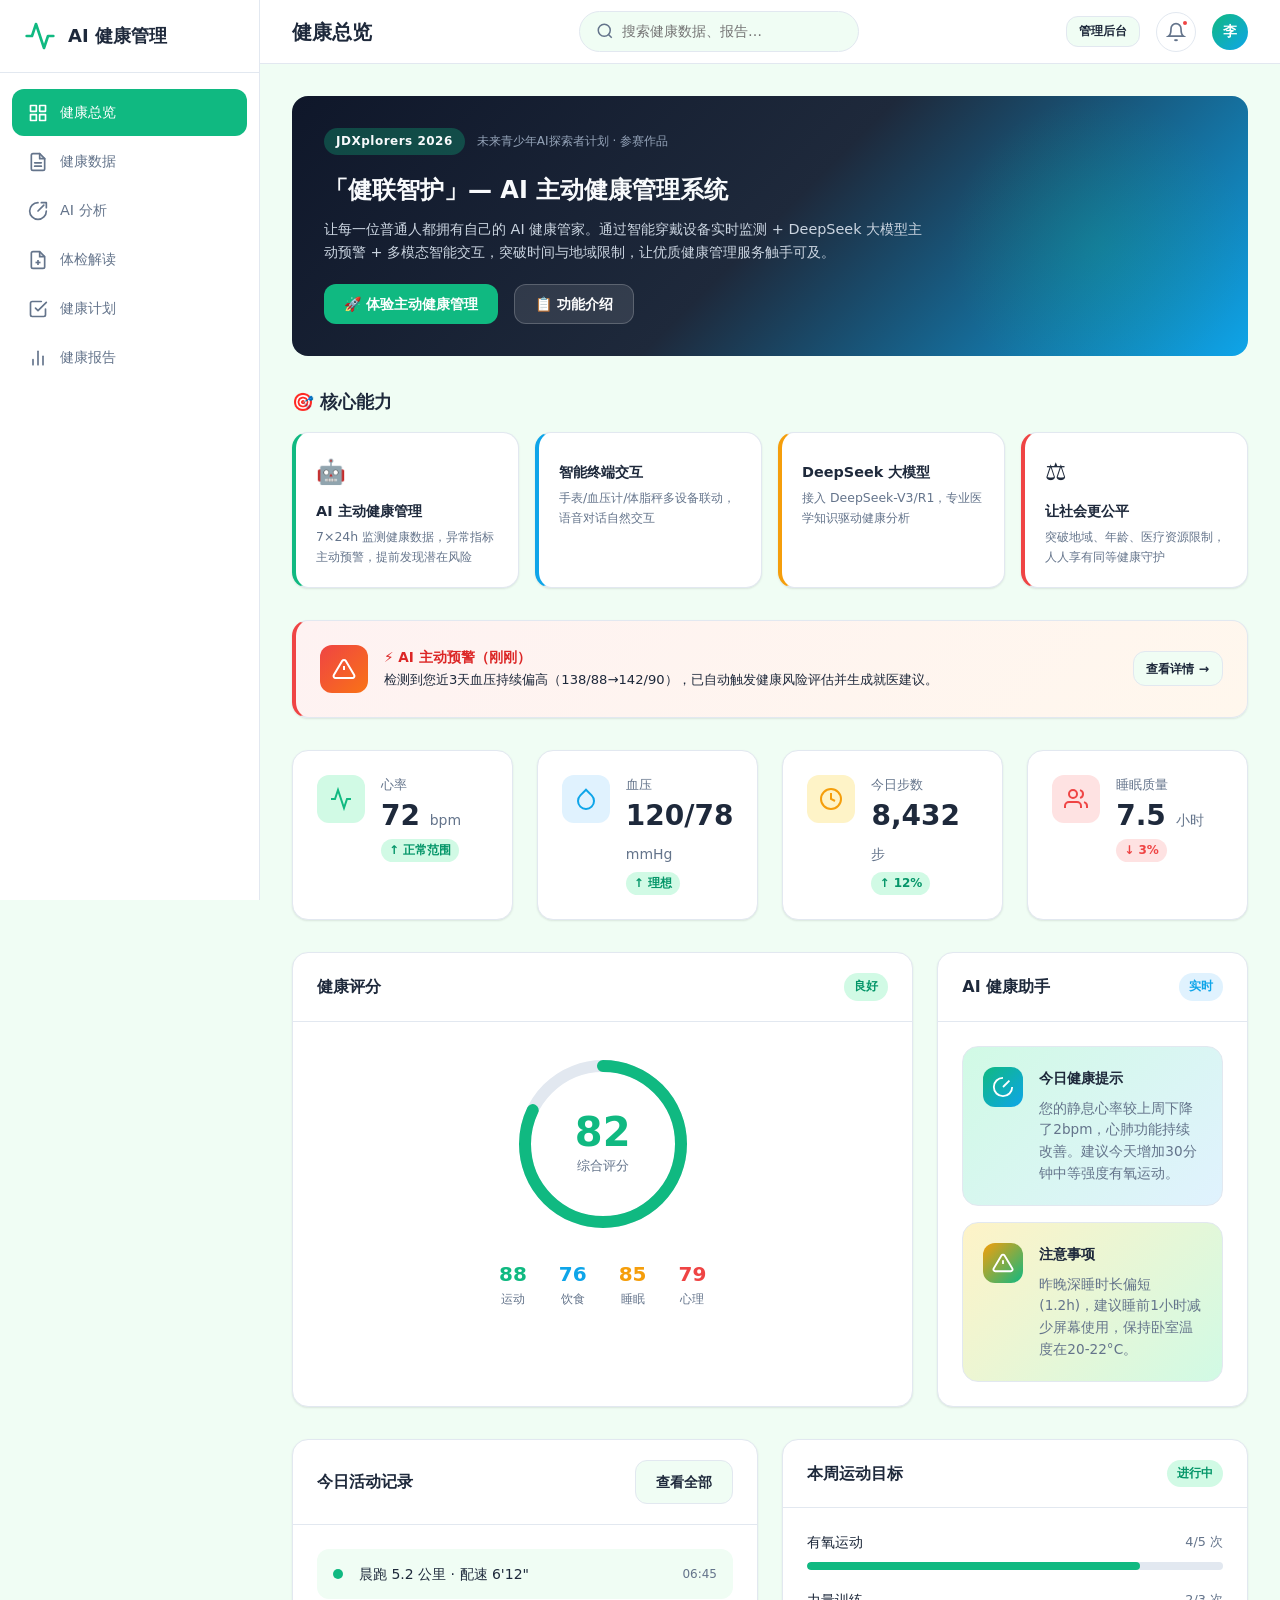
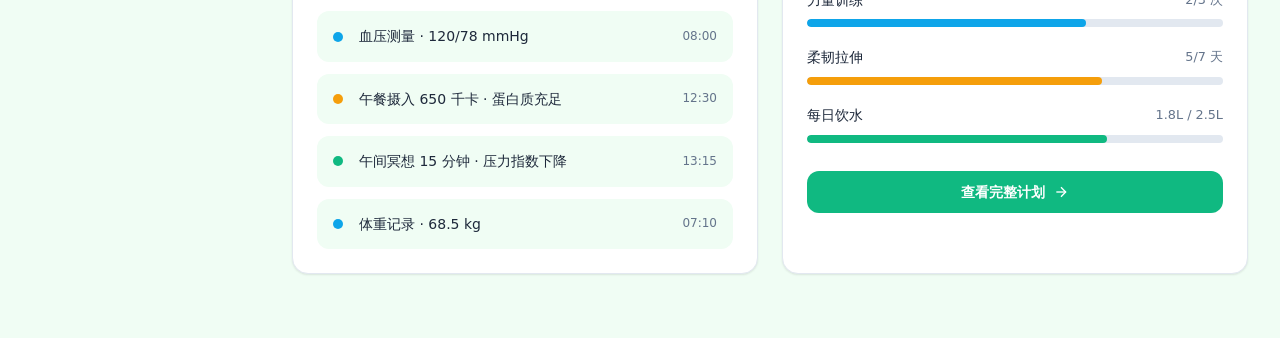
<file: index.html>
<!doctype html>
<html lang="zh-CN">
  <head>
    <meta charset="utf-8" />
    <meta name="viewport" content="width=device-width, initial-scale=1" />
    <title>健康总览 — AI 健康管理系统</title>
    <link rel="stylesheet" href="./theme.css" />
  </head>
  <body data-page-id="dashboard" data-entry="true">
    <a class="skip-link" href="#main-content">跳转到主要内容</a>
    <div class="app-layout">
      <!-- Sidebar -->
      <aside class="sidebar">
        <div class="sidebar-brand">
          <svg viewBox="0 0 24 24" fill="none" stroke="currentColor" stroke-width="2" stroke-linecap="round" stroke-linejoin="round"><path d="M22 12h-4l-3 9L9 3l-3 9H2"/></svg>
          <span>AI 健康管理</span>
        </div>
        <nav>
          <ul class="sidebar-nav">
            <li><a href="./index.html" class="active"><svg viewBox="0 0 24 24" fill="none" stroke="currentColor" stroke-width="2" stroke-linecap="round" stroke-linejoin="round"><rect x="3" y="3" width="7" height="7"/><rect x="14" y="3" width="7" height="7"/><rect x="14" y="14" width="7" height="7"/><rect x="3" y="14" width="7" height="7"/></svg>健康总览</a></li>
            <li><a href="./health-data.html"><svg viewBox="0 0 24 24" fill="none" stroke="currentColor" stroke-width="2" stroke-linecap="round" stroke-linejoin="round"><path d="M14 2H6a2 2 0 0 0-2 2v16a2 2 0 0 0 2 2h12a2 2 0 0 0 2-2V8z"/><polyline points="14 2 14 8 20 8"/><line x1="16" y1="13" x2="8" y2="13"/><line x1="16" y1="17" x2="8" y2="17"/></svg>健康数据</a></li>
            <li><a href="./ai-analysis.html"><svg viewBox="0 0 24 24" fill="none" stroke="currentColor" stroke-width="2" stroke-linecap="round" stroke-linejoin="round"><path d="M12 2a10 10 0 1 0 10 10"/><path d="M12 12l7-7"/><path d="M16 2h6v6"/></svg>AI 分析</a></li>
            <li><a href="./health-checkup.html"><svg viewBox="0 0 24 24" fill="none" stroke="currentColor" stroke-width="2"><path d="M14 2H6a2 2 0 0 0-2 2v16a2 2 0 0 0 2 2h12a2 2 0 0 0 2-2V8z"/><polyline points="14 2 14 8 20 8"/><line x1="12" y1="18" x2="12" y2="12"/><line x1="9" y1="15" x2="15" y2="15"/></svg>体检解读</a></li>
            <li><a href="./health-plan.html"><svg viewBox="0 0 24 24" fill="none" stroke="currentColor" stroke-width="2" stroke-linecap="round" stroke-linejoin="round"><path d="M9 11l3 3L22 4"/><path d="M21 12v7a2 2 0 0 1-2 2H5a2 2 0 0 1-2-2V5a2 2 0 0 1 2-2h11"/></svg>健康计划</a></li>
            <li><a href="./health-report.html"><svg viewBox="0 0 24 24" fill="none" stroke="currentColor" stroke-width="2" stroke-linecap="round" stroke-linejoin="round"><line x1="18" y1="20" x2="18" y2="10"/><line x1="12" y1="20" x2="12" y2="4"/><line x1="6" y1="20" x2="6" y2="14"/></svg>健康报告</a></li>
          </ul>
        </nav>
      </aside>

      <!-- Main -->
      <div class="main-wrapper">
        <header class="top-header">
          <div class="header-left">
            <h1>健康总览</h1>
          </div>
          <div class="header-search">
            <svg viewBox="0 0 24 24" fill="none" stroke="currentColor" stroke-width="2"><circle cx="11" cy="11" r="8"/><line x1="21" y1="21" x2="16.65" y2="16.65"/></svg>
            <input type="search" placeholder="搜索健康数据、报告…" />
          </div>
          <div class="header-right">
            <a href="./admin.html" class="btn btn-secondary" style="padding:0.3rem 0.75rem;font-size:0.75rem;">管理后台</a>
            <button class="header-icon-btn" aria-label="通知">
              <svg viewBox="0 0 24 24" fill="none" stroke="currentColor" stroke-width="2"><path d="M18 8A6 6 0 0 0 6 8c0 7-3 9-3 9h18s-3-2-3-9"/><path d="M13.73 21a2 2 0 0 1-3.46 0"/></svg>
              <span class="notification-badge"></span>
            </button>
            <div class="user-avatar">李</div>
          </div>
        </header>

        <main id="main-content" class="content-area" tabindex="-1">
          <!-- Competition Hero Banner -->
          <section style="margin-bottom:2rem;background:linear-gradient(135deg,#0F172A 0%,#1E293B 50%,#0EA5E9 100%);border-radius:16px;padding:2rem;color:#F8FAFC;position:relative;overflow:hidden;">
            <div style="position:absolute;top:0;right:0;width:300px;height:300px;background:radial-gradient(circle,rgba(16,185,129,0.2) 0%,transparent 70%);border-radius:50%;"></div>
            <div style="position:relative;z-index:1;">
              <div style="display:flex;align-items:center;gap:0.75rem;margin-bottom:1rem;">
                <span style="background:rgba(16,185,129,0.3);padding:0.25rem 0.75rem;border-radius:20px;font-size:0.75rem;font-weight:600;letter-spacing:0.5px;">JDXplorers 2026</span>
                <span style="font-size:0.75rem;color:#94A3B8;">未来青少年AI探索者计划 · 参赛作品</span>
              </div>
              <h2 style="font-size:1.5rem;font-weight:700;margin-bottom:0.5rem;">「健联智护」— AI 主动健康管理系统</h2>
              <p style="font-size:0.9rem;color:#CBD5E1;max-width:600px;line-height:1.6;">让每一位普通人都拥有自己的 AI 健康管家。通过智能穿戴设备实时监测 + DeepSeek 大模型主动预警 + 多模态智能交互，突破时间与地域限制，让优质健康管理服务触手可及。</p>
              <div style="display:flex;gap:1rem;margin-top:1.25rem;flex-wrap:wrap;">
                <a href="./proactive.html" class="btn btn-primary" style="background:#10B981;color:#fff;padding:0.5rem 1.25rem;">🚀 体验主动健康管理</a>
                <a href="#competition-features" class="btn btn-secondary" style="background:rgba(255,255,255,0.1);color:#fff;border-color:rgba(255,255,255,0.2);padding:0.5rem 1.25rem;">📋 功能介绍</a>
              </div>
            </div>
          </section>

          <!-- Competition Features Showcase -->
          <section id="competition-features" style="margin-bottom:2rem;">
            <h2 style="font-size:1.1rem;font-weight:700;margin-bottom:1rem;">🎯 核心能力</h2>
            <div style="display:grid;grid-template-columns:repeat(auto-fit,minmax(220px,1fr));gap:1rem;">
              <div class="card card-interactive" style="padding:1.25rem;border-left:4px solid var(--color-primary);">
                <div style="font-size:1.5rem;margin-bottom:0.5rem;">🤖</div>
                <div style="font-size:0.9rem;font-weight:600;margin-bottom:0.25rem;">AI 主动健康管理</div>
                <div style="font-size:0.78rem;color:var(--color-muted-text);">7×24h 监测健康数据，异常指标主动预警，提前发现潜在风险</div>
              </div>
              <div class="card card-interactive" style="padding:1.25rem;border-left:4px solid var(--color-accent);">
                <div style="font-size:1.5rem;margin-bottom:0.5rem;"></div>
                <div style="font-size:0.9rem;font-weight:600;margin-bottom:0.25rem;">智能终端交互</div>
                <div style="font-size:0.78rem;color:var(--color-muted-text);">手表/血压计/体脂秤多设备联动，语音对话自然交互</div>
              </div>
              <div class="card card-interactive" style="padding:1.25rem;border-left:4px solid var(--color-warning);">
                <div style="font-size:1.5rem;margin-bottom:0.5rem;"></div>
                <div style="font-size:0.9rem;font-weight:600;margin-bottom:0.25rem;">DeepSeek 大模型</div>
                <div style="font-size:0.78rem;color:var(--color-muted-text);">接入 DeepSeek-V3/R1，专业医学知识驱动健康分析</div>
              </div>
              <div class="card card-interactive" style="padding:1.25rem;border-left:4px solid var(--color-danger);">
                <div style="font-size:1.5rem;margin-bottom:0.5rem;">⚖️</div>
                <div style="font-size:0.9rem;font-weight:600;margin-bottom:0.25rem;">让社会更公平</div>
                <div style="font-size:0.78rem;color:var(--color-muted-text);">突破地域、年龄、医疗资源限制，人人享有同等健康守护</div>
              </div>
            </div>
          </section>

          <!-- Proactive Alerts Banner -->
          <section class="card" style="margin-bottom:2rem;border-left:4px solid var(--color-danger);background:linear-gradient(135deg,#FEF2F2,#FFF7ED);">
            <div class="card-body" style="display:flex;align-items:center;gap:1rem;">
              <div style="width:48px;height:48px;border-radius:12px;background:linear-gradient(135deg,#EF4444,#F97316);display:flex;align-items:center;justify-content:center;flex-shrink:0;">
                <svg viewBox="0 0 24 24" fill="none" stroke="#fff" stroke-width="2" style="width:24px;height:24px;"><path d="M10.29 3.86L1.82 18a2 2 0 0 0 1.71 3h16.94a2 2 0 0 0 1.71-3L13.71 3.86a2 2 0 0 0-3.42 0z"/><line x1="12" y1="9" x2="12" y2="13"/><line x1="12" y1="17" x2="12.01" y2="17"/></svg>
              </div>
              <div style="flex:1;">
                <div style="font-size:0.85rem;font-weight:600;color:#DC2626;">⚡ AI 主动预警（刚刚）</div>
                <div style="font-size:0.82rem;color:var(--color-text);">检测到您近3天血压持续偏高（138/88→142/90），已自动触发健康风险评估并生成就医建议。</div>
              </div>
              <a href="./proactive.html" class="btn btn-secondary" style="flex-shrink:0;padding:0.4rem 0.8rem;font-size:0.78rem;">查看详情 →</a>
            </div>
          </section>

          <!-- Stat Cards -->
          <section class="stat-grid">
            <div class="card card-interactive stat-card">
              <div class="stat-icon green">
                <svg viewBox="0 0 24 24" fill="none" stroke="currentColor" stroke-width="2"><path d="M22 12h-4l-3 9L9 3l-3 9H2"/></svg>
              </div>
              <div class="stat-info">
                <div class="stat-label">心率</div>
                <div class="stat-value">72 <span class="stat-unit">bpm</span></div>
                <div class="stat-change up">↑ 正常范围</div>
              </div>
            </div>
            <div class="card card-interactive stat-card">
              <div class="stat-icon blue">
                <svg viewBox="0 0 24 24" fill="none" stroke="currentColor" stroke-width="2"><path d="M12 2.69l5.66 5.66a8 8 0 1 1-11.31 0z"/></svg>
              </div>
              <div class="stat-info">
                <div class="stat-label">血压</div>
                <div class="stat-value">120/78 <span class="stat-unit">mmHg</span></div>
                <div class="stat-change up">↑ 理想</div>
              </div>
            </div>
            <div class="card card-interactive stat-card">
              <div class="stat-icon amber">
                <svg viewBox="0 0 24 24" fill="none" stroke="currentColor" stroke-width="2"><circle cx="12" cy="12" r="10"/><polyline points="12 6 12 12 16 14"/></svg>
              </div>
              <div class="stat-info">
                <div class="stat-label">今日步数</div>
                <div class="stat-value">8,432 <span class="stat-unit">步</span></div>
                <div class="stat-change up">↑ 12%</div>
              </div>
            </div>
            <div class="card card-interactive stat-card">
              <div class="stat-icon red">
                <svg viewBox="0 0 24 24" fill="none" stroke="currentColor" stroke-width="2"><path d="M17 21v-2a4 4 0 0 0-4-4H5a4 4 0 0 0-4 4v2"/><circle cx="9" cy="7" r="4"/><path d="M23 21v-2a4 4 0 0 0-3-3.87"/><path d="M16 3.13a4 4 0 0 1 0 7.75"/></svg>
              </div>
              <div class="stat-info">
                <div class="stat-label">睡眠质量</div>
                <div class="stat-value">7.5 <span class="stat-unit">小时</span></div>
                <div class="stat-change down">↓ 3%</div>
              </div>
            </div>
          </section>

          <!-- Health Score + AI Advice -->
          <section class="grid-3">
            <div class="card">
              <div class="card-header">
                <h3>健康评分</h3>
                <span class="badge badge-green">良好</span>
              </div>
              <div class="health-score">
                <div class="score-ring">
                  <svg width="180" height="180" viewBox="0 0 180 180">
                    <circle class="score-ring-bg" cx="90" cy="90" r="78"/>
                    <circle class="score-ring-fill" cx="90" cy="90" r="78" stroke-dasharray="490" stroke-dashoffset="88"/>
                  </svg>
                  <div class="score-value">
                    <div class="number">82</div>
                    <div class="label">综合评分</div>
                  </div>
                </div>
                <div class="score-breakdown">
                  <div class="score-item">
                    <div class="val" style="color: var(--color-primary)">88</div>
                    <div class="lbl">运动</div>
                  </div>
                  <div class="score-item">
                    <div class="val" style="color: var(--color-accent)">76</div>
                    <div class="lbl">饮食</div>
                  </div>
                  <div class="score-item">
                    <div class="val" style="color: var(--color-warning)">85</div>
                    <div class="lbl">睡眠</div>
                  </div>
                  <div class="score-item">
                    <div class="val" style="color: var(--color-danger)">79</div>
                    <div class="lbl">心理</div>
                  </div>
                </div>
              </div>
            </div>

            <div class="card">
              <div class="card-header">
                <h3>AI 健康助手</h3>
                <span class="badge badge-blue">实时</span>
              </div>
              <div class="card-body" style="display:flex;flex-direction:column;gap:1rem;">
                <div class="ai-message">
                  <div class="ai-avatar">
                    <svg viewBox="0 0 24 24" fill="none" stroke="currentColor" stroke-width="2"><path d="M12 2a10 10 0 1 0 10 10"/><path d="M12 12l7-7"/></svg>
                  </div>
                  <div class="ai-content">
                    <h4>今日健康提示</h4>
                    <p>您的静息心率较上周下降了2bpm，心肺功能持续改善。建议今天增加30分钟中等强度有氧运动。</p>
                  </div>
                </div>
                <div class="ai-message" style="background: linear-gradient(135deg, var(--color-warning-light), var(--color-primary-light));">
                  <div class="ai-avatar" style="background: linear-gradient(135deg, var(--color-warning), var(--color-primary));">
                    <svg viewBox="0 0 24 24" fill="none" stroke="currentColor" stroke-width="2"><path d="M10.29 3.86L1.82 18a2 2 0 0 0 1.71 3h16.94a2 2 0 0 0 1.71-3L13.71 3.86a2 2 0 0 0-3.42 0z"/><line x1="12" y1="9" x2="12" y2="13"/><line x1="12" y1="17" x2="12.01" y2="17"/></svg>
                  </div>
                  <div class="ai-content">
                    <h4>注意事项</h4>
                    <p>昨晚深睡时长偏短(1.2h)，建议睡前1小时减少屏幕使用，保持卧室温度在20-22°C。</p>
                  </div>
                </div>
              </div>
            </div>
          </section>

          <!-- Activity + Quick Actions -->
          <section class="grid-2">
            <div class="card">
              <div class="card-header">
                <h3>今日活动记录</h3>
                <a href="./health-data.html" class="btn btn-secondary">查看全部</a>
              </div>
              <div class="card-body">
                <ul class="activity-list">
                  <li class="activity-item">
                    <span class="activity-dot green"></span>
                    <span class="activity-text">晨跑 5.2 公里 · 配速 6'12"</span>
                    <span class="activity-time">06:45</span>
                  </li>
                  <li class="activity-item">
                    <span class="activity-dot blue"></span>
                    <span class="activity-text">血压测量 · 120/78 mmHg</span>
                    <span class="activity-time">08:00</span>
                  </li>
                  <li class="activity-item">
                    <span class="activity-dot amber"></span>
                    <span class="activity-text">午餐摄入 650 千卡 · 蛋白质充足</span>
                    <span class="activity-time">12:30</span>
                  </li>
                  <li class="activity-item">
                    <span class="activity-dot green"></span>
                    <span class="activity-text">午间冥想 15 分钟 · 压力指数下降</span>
                    <span class="activity-time">13:15</span>
                  </li>
                  <li class="activity-item">
                    <span class="activity-dot blue"></span>
                    <span class="activity-text">体重记录 · 68.5 kg</span>
                    <span class="activity-time">07:10</span>
                  </li>
                </ul>
              </div>
            </div>

            <div class="card">
              <div class="card-header">
                <h3>本周运动目标</h3>
                <span class="badge badge-green">进行中</span>
              </div>
              <div class="card-body" style="display:flex;flex-direction:column;gap:1.25rem;">
                <div>
                  <div style="display:flex;justify-content:space-between;margin-bottom:0.5rem;">
                    <span style="font-size:0.85rem;font-weight:500;">有氧运动</span>
                    <span style="font-size:0.8rem;color:var(--color-muted-text);">4/5 次</span>
                  </div>
                  <div class="progress-bar">
                    <div class="progress-fill green" style="width: 80%;"></div>
                  </div>
                </div>
                <div>
                  <div style="display:flex;justify-content:space-between;margin-bottom:0.5rem;">
                    <span style="font-size:0.85rem;font-weight:500;">力量训练</span>
                    <span style="font-size:0.8rem;color:var(--color-muted-text);">2/3 次</span>
                  </div>
                  <div class="progress-bar">
                    <div class="progress-fill blue" style="width: 67%;"></div>
                  </div>
                </div>
                <div>
                  <div style="display:flex;justify-content:space-between;margin-bottom:0.5rem;">
                    <span style="font-size:0.85rem;font-weight:500;">柔韧拉伸</span>
                    <span style="font-size:0.8rem;color:var(--color-muted-text);">5/7 天</span>
                  </div>
                  <div class="progress-bar">
                    <div class="progress-fill amber" style="width: 71%;"></div>
                  </div>
                </div>
                <div>
                  <div style="display:flex;justify-content:space-between;margin-bottom:0.5rem;">
                    <span style="font-size:0.85rem;font-weight:500;">每日饮水</span>
                    <span style="font-size:0.8rem;color:var(--color-muted-text);">1.8L / 2.5L</span>
                  </div>
                  <div class="progress-bar">
                    <div class="progress-fill green" style="width: 72%;"></div>
                  </div>
                </div>
                <div style="margin-top:0.5rem;">
                  <a href="./health-plan.html" class="btn btn-primary" style="width:100%;justify-content:center;">
                    查看完整计划
                    <svg viewBox="0 0 24 24" fill="none" stroke="currentColor" stroke-width="2" style="width:16px;height:16px;"><line x1="5" y1="12" x2="19" y2="12"/><polyline points="12 5 19 12 12 19"/></svg>
                  </a>
                </div>
              </div>
            </div>
          </section>
        </main>
      </div>
    </div>

    <!-- Bottom Nav (Mobile) -->
    <nav class="bottom-nav">
      <ul class="bottom-nav-list">
        <li><a href="./index.html" class="active"><svg viewBox="0 0 24 24" fill="none" stroke="currentColor" stroke-width="2"><rect x="3" y="3" width="7" height="7"/><rect x="14" y="3" width="7" height="7"/><rect x="14" y="14" width="7" height="7"/><rect x="3" y="14" width="7" height="7"/></svg>总览</a></li>
        <li><a href="./health-data.html"><svg viewBox="0 0 24 24" fill="none" stroke="currentColor" stroke-width="2"><path d="M14 2H6a2 2 0 0 0-2 2v16a2 2 0 0 0 2 2h12a2 2 0 0 0 2-2V8z"/><polyline points="14 2 14 8 20 8"/></svg>数据</a></li>
        <li><a href="./ai-analysis.html"><svg viewBox="0 0 24 24" fill="none" stroke="currentColor" stroke-width="2"><path d="M12 2a10 10 0 1 0 10 10"/><path d="M12 12l7-7"/></svg>AI分析</a></li>
        <li><a href="./health-checkup.html"><svg viewBox="0 0 24 24" fill="none" stroke="currentColor" stroke-width="2"><path d="M14 2H6a2 2 0 0 0-2 2v16a2 2 0 0 0 2 2h12a2 2 0 0 0 2-2V8z"/><polyline points="14 2 14 8 20 8"/></svg>体检</a></li>
        <li><a href="./health-plan.html"><svg viewBox="0 0 24 24" fill="none" stroke="currentColor" stroke-width="2"><path d="M9 11l3 3L22 4"/><path d="M21 12v7a2 2 0 0 1-2 2H5a2 2 0 0 1-2-2V5a2 2 0 0 1 2-2h11"/></svg>计划</a></li>
        <li><a href="./proactive.html"><svg viewBox="0 0 24 24" fill="none" stroke="currentColor" stroke-width="2"><circle cx="12" cy="12" r="10"/><path d="M12 6v6l4 2"/></svg>主动健康</a></li>
      </ul>
    </nav>

    <script src="./app.js"></script>
  </body>
</html>
</file>
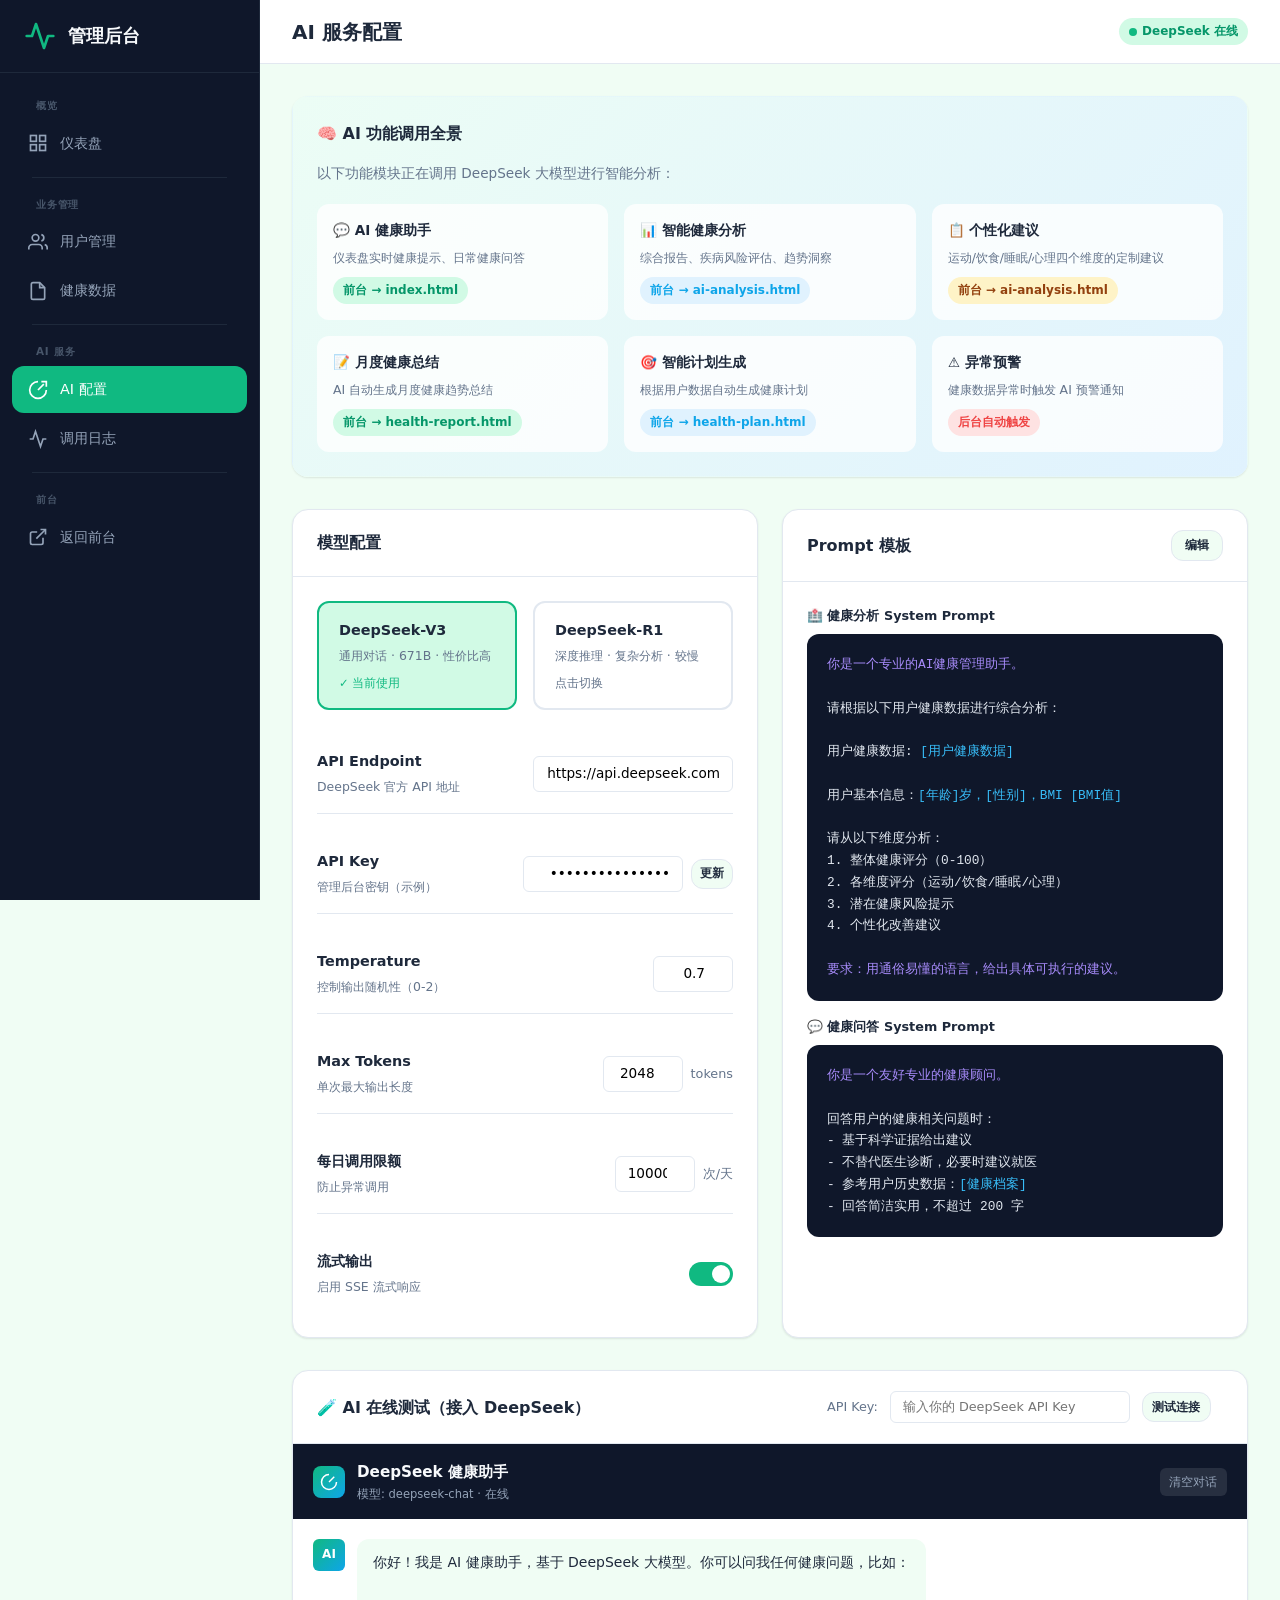
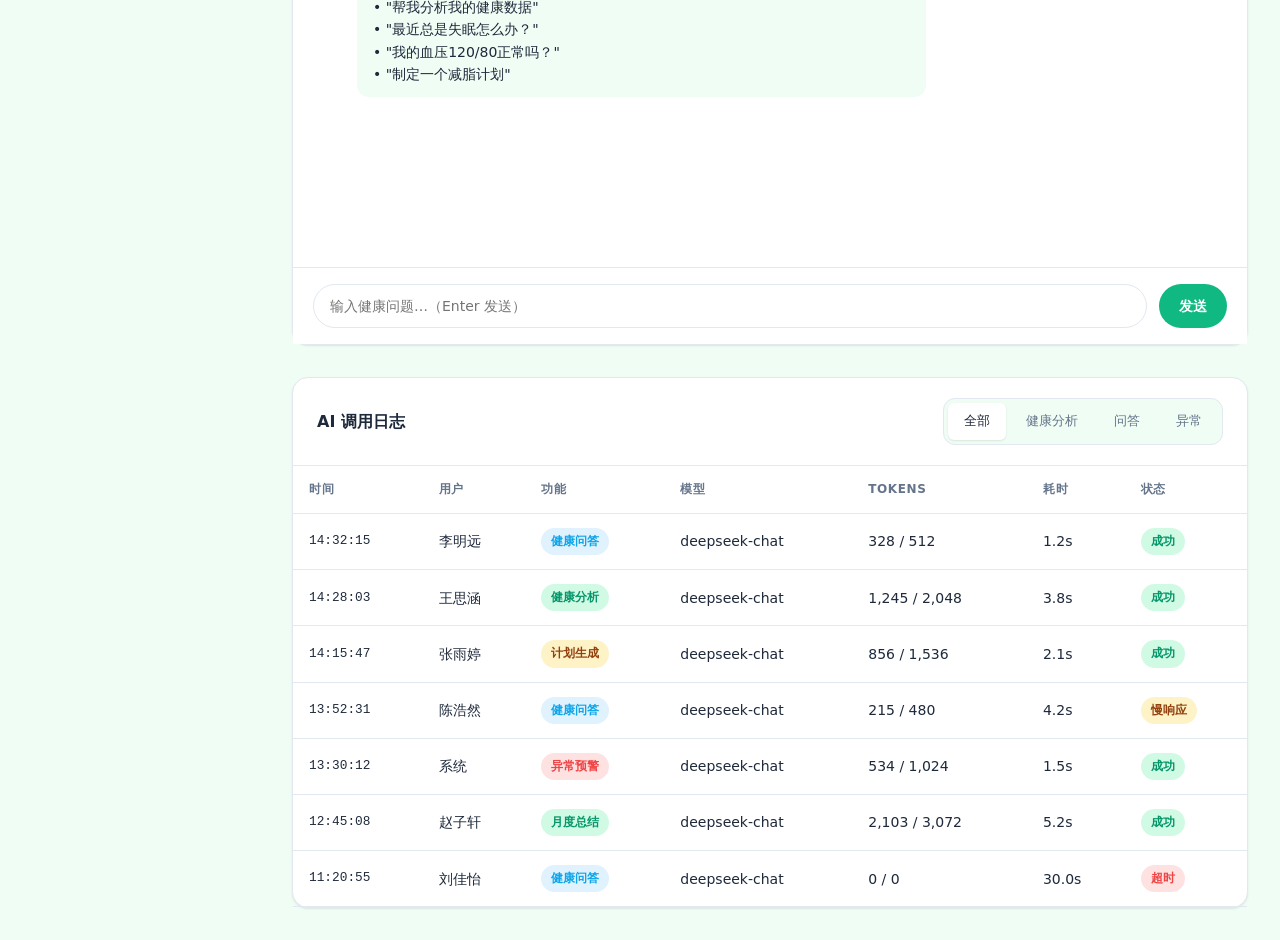
<file: admin-ai.html>
<!doctype html>
<html lang="zh-CN">
  <head>
    <meta charset="utf-8" />
    <meta name="viewport" content="width=device-width, initial-scale=1" />
    <title>AI 配置 — AI 健康管理系统</title>
    <link rel="stylesheet" href="./theme.css" />
  </head>
  <body data-page-id="admin-ai">
    <a class="skip-link" href="#main-content">跳转到主要内容</a>
    <div class="app-layout">
      <aside class="sidebar admin-sidebar">
        <div class="sidebar-brand">
          <svg viewBox="0 0 24 24" fill="none" stroke="currentColor" stroke-width="2" stroke-linecap="round" stroke-linejoin="round"><path d="M22 12h-4l-3 9L9 3l-3 9H2"/></svg>
          <span>管理后台</span>
        </div>
        <nav>
          <ul class="sidebar-nav">
            <li class="admin-nav-section">概览</li>
            <li><a href="./admin.html"><svg viewBox="0 0 24 24" fill="none" stroke="currentColor" stroke-width="2"><rect x="3" y="3" width="7" height="7"/><rect x="14" y="3" width="7" height="7"/><rect x="14" y="14" width="7" height="7"/><rect x="3" y="14" width="7" height="7"/></svg>仪表盘</a></li>
            <li class="admin-divider"></li>
            <li class="admin-nav-section">业务管理</li>
            <li><a href="./admin-users.html"><svg viewBox="0 0 24 24" fill="none" stroke="currentColor" stroke-width="2"><path d="M17 21v-2a4 4 0 0 0-4-4H5a4 4 0 0 0-4 4v2"/><circle cx="9" cy="7" r="4"/><path d="M23 21v-2a4 4 0 0 0-3-3.87"/><path d="M16 3.13a4 4 0 0 1 0 7.75"/></svg>用户管理</a></li>
            <li><a href="./health-data.html"><svg viewBox="0 0 24 24" fill="none" stroke="currentColor" stroke-width="2"><path d="M14 2H6a2 2 0 0 0-2 2v16a2 2 0 0 0 2 2h12a2 2 0 0 0 2-2V8z"/><polyline points="14 2 14 8 20 8"/></svg>健康数据</a></li>
            <li class="admin-divider"></li>
            <li class="admin-nav-section">AI 服务</li>
            <li><a href="./admin-ai.html" class="active"><svg viewBox="0 0 24 24" fill="none" stroke="currentColor" stroke-width="2"><path d="M12 2a10 10 0 1 0 10 10"/><path d="M12 12l7-7"/><path d="M16 2h6v6"/></svg>AI 配置</a></li>
            <li><a href="#logs"><svg viewBox="0 0 24 24" fill="none" stroke="currentColor" stroke-width="2"><polyline points="22 12 18 12 15 21 9 3 6 12 2 12"/></svg>调用日志</a></li>
            <li class="admin-divider"></li>
            <li class="admin-nav-section">前台</li>
            <li><a href="./index.html"><svg viewBox="0 0 24 24" fill="none" stroke="currentColor" stroke-width="2"><path d="M18 13v6a2 2 0 0 1-2 2H5a2 2 0 0 1-2-2V8a2 2 0 0 1 2-2h6"/><polyline points="15 3 21 3 21 9"/><line x1="10" y1="14" x2="21" y2="3"/></svg>返回前台</a></li>
          </ul>
        </nav>
      </aside>

      <div class="main-wrapper">
        <header class="top-header">
          <div class="header-left">
            <h1>AI 服务配置</h1>
          </div>
          <div class="header-right">
            <span class="badge badge-green"><span class="status-dot online" style="margin-right:0.3rem;"></span>DeepSeek 在线</span>
          </div>
        </header>

        <main id="main-content" class="content-area" tabindex="-1">
          <!-- AI Feature Map -->
          <section class="card" style="margin-bottom:2rem;background:linear-gradient(135deg,#ECFDF5,#E0F2FE);border-color:transparent;">
            <div class="card-body">
              <h3 style="font-size:1rem;font-weight:600;margin-bottom:1rem;">🧠 AI 功能调用全景</h3>
              <p style="font-size:0.85rem;color:var(--color-muted-text);margin-bottom:1.25rem;">以下功能模块正在调用 DeepSeek 大模型进行智能分析：</p>
              <div style="display:grid;grid-template-columns:repeat(3,1fr);gap:1rem;">
                <div style="background:rgba(255,255,255,0.8);padding:1rem;border-radius:var(--radius-md);">
                  <div style="font-size:0.85rem;font-weight:600;margin-bottom:0.375rem;">💬 AI 健康助手</div>
                  <div style="font-size:0.78rem;color:var(--color-muted-text);">仪表盘实时健康提示、日常健康问答</div>
                  <div style="margin-top:0.5rem;"><span class="badge badge-green">前台 → index.html</span></div>
                </div>
                <div style="background:rgba(255,255,255,0.8);padding:1rem;border-radius:var(--radius-md);">
                  <div style="font-size:0.85rem;font-weight:600;margin-bottom:0.375rem;">📊 智能健康分析</div>
                  <div style="font-size:0.78rem;color:var(--color-muted-text);">综合报告、疾病风险评估、趋势洞察</div>
                  <div style="margin-top:0.5rem;"><span class="badge badge-blue">前台 → ai-analysis.html</span></div>
                </div>
                <div style="background:rgba(255,255,255,0.8);padding:1rem;border-radius:var(--radius-md);">
                  <div style="font-size:0.85rem;font-weight:600;margin-bottom:0.375rem;">📋 个性化建议</div>
                  <div style="font-size:0.78rem;color:var(--color-muted-text);">运动/饮食/睡眠/心理四个维度的定制建议</div>
                  <div style="margin-top:0.5rem;"><span class="badge badge-amber">前台 → ai-analysis.html</span></div>
                </div>
                <div style="background:rgba(255,255,255,0.8);padding:1rem;border-radius:var(--radius-md);">
                  <div style="font-size:0.85rem;font-weight:600;margin-bottom:0.375rem;">📝 月度健康总结</div>
                  <div style="font-size:0.78rem;color:var(--color-muted-text);">AI 自动生成月度健康趋势总结</div>
                  <div style="margin-top:0.5rem;"><span class="badge badge-green">前台 → health-report.html</span></div>
                </div>
                <div style="background:rgba(255,255,255,0.8);padding:1rem;border-radius:var(--radius-md);">
                  <div style="font-size:0.85rem;font-weight:600;margin-bottom:0.375rem;">🎯 智能计划生成</div>
                  <div style="font-size:0.78rem;color:var(--color-muted-text);">根据用户数据自动生成健康计划</div>
                  <div style="margin-top:0.5rem;"><span class="badge badge-blue">前台 → health-plan.html</span></div>
                </div>
                <div style="background:rgba(255,255,255,0.8);padding:1rem;border-radius:var(--radius-md);">
                  <div style="font-size:0.85rem;font-weight:600;margin-bottom:0.375rem;">⚠️ 异常预警</div>
                  <div style="font-size:0.78rem;color:var(--color-muted-text);">健康数据异常时触发 AI 预警通知</div>
                  <div style="margin-top:0.5rem;"><span class="badge badge-red">后台自动触发</span></div>
                </div>
              </div>
            </div>
          </section>

          <!-- Model Configuration -->
          <section class="grid-2" style="margin-bottom:2rem;">
            <div class="card">
              <div class="card-header">
                <h3>模型配置</h3>
              </div>
              <div class="card-body">
                <div style="display:grid;grid-template-columns:1fr 1fr;gap:1rem;margin-bottom:1.5rem;">
                  <div class="model-card selected" onclick="selectModel(this)">
                    <h4>DeepSeek-V3</h4>
                    <p>通用对话 · 671B · 性价比高</p>
                    <div style="margin-top:0.5rem;font-size:0.72rem;color:var(--color-primary);">✓ 当前使用</div>
                  </div>
                  <div class="model-card" onclick="selectModel(this)">
                    <h4>DeepSeek-R1</h4>
                    <p>深度推理 · 复杂分析 · 较慢</p>
                    <div style="margin-top:0.5rem;font-size:0.72rem;color:var(--color-muted-text);">点击切换</div>
                  </div>
                </div>

                <div class="config-group">
                  <div class="config-row">
                    <div class="config-info">
                      <h4>API Endpoint</h4>
                      <p>DeepSeek 官方 API 地址</p>
                    </div>
                    <div class="inline-edit">
                      <input type="text" value="https://api.deepseek.com" readonly style="width:200px;" />
                    </div>
                  </div>
                  <div class="config-row">
                    <div class="config-info">
                      <h4>API Key</h4>
                      <p>管理后台密钥（示例）</p>
                    </div>
                    <div class="inline-edit">
                      <input type="password" value="sk-xxxxxxxxxxxx" style="width:160px;" />
                      <button class="btn btn-secondary" style="padding:0.3rem 0.5rem;font-size:0.72rem;">更新</button>
                    </div>
                  </div>
                  <div class="config-row">
                    <div class="config-info">
                      <h4>Temperature</h4>
                      <p>控制输出随机性（0-2）</p>
                    </div>
                    <div class="inline-edit">
                      <input type="number" value="0.7" step="0.1" min="0" max="2" style="width:80px;" />
                    </div>
                  </div>
                  <div class="config-row">
                    <div class="config-info">
                      <h4>Max Tokens</h4>
                      <p>单次最大输出长度</p>
                    </div>
                    <div class="inline-edit">
                      <input type="number" value="2048" style="width:80px;" />
                      <span class="unit">tokens</span>
                    </div>
                  </div>
                  <div class="config-row">
                    <div class="config-info">
                      <h4>每日调用限额</h4>
                      <p>防止异常调用</p>
                    </div>
                    <div class="inline-edit">
                      <input type="number" value="10000" style="width:80px;" />
                      <span class="unit">次/天</span>
                    </div>
                  </div>
                  <div class="config-row">
                    <div class="config-info">
                      <h4>流式输出</h4>
                      <p>启用 SSE 流式响应</p>
                    </div>
                    <label class="toggle-switch">
                      <input type="checkbox" checked />
                      <span class="toggle-slider"></span>
                    </label>
                  </div>
                </div>
              </div>
            </div>

            <div class="card">
              <div class="card-header">
                <h3>Prompt 模板</h3>
                <button class="btn btn-secondary" style="padding:0.3rem 0.8rem;font-size:0.75rem;">编辑</button>
              </div>
              <div class="card-body">
                <div style="margin-bottom:1rem;">
                  <div style="font-size:0.8rem;font-weight:600;margin-bottom:0.5rem;">🏥 健康分析 System Prompt</div>
                  <div class="prompt-template"><span class="keyword">你是一个专业的AI健康管理助手。</span>

请根据以下用户健康数据进行综合分析：

用户健康数据: <span class="placeholder">[用户健康数据]</span>

用户基本信息：<span class="placeholder">[年龄]岁，[性别]，BMI [BMI值]</span>

请从以下维度分析：
1. 整体健康评分（0-100）
2. 各维度评分（运动/饮食/睡眠/心理）
3. 潜在健康风险提示
4. 个性化改善建议

<span class="keyword">要求：用通俗易懂的语言，给出具体可执行的建议。</span></div>
                </div>
                <div>
                  <div style="font-size:0.8rem;font-weight:600;margin-bottom:0.5rem;">💬 健康问答 System Prompt</div>
                  <div class="prompt-template"><span class="keyword">你是一个友好专业的健康顾问。</span>

回答用户的健康相关问题时：
- 基于科学证据给出建议
- 不替代医生诊断，必要时建议就医
- 参考用户历史数据：<span class="placeholder">[健康档案]</span>
- 回答简洁实用，不超过 200 字</div>
                </div>
              </div>
            </div>
          </section>

          <!-- Live AI Chat Demo -->
          <section class="card" style="margin-bottom:2rem;">
            <div class="card-header">
              <h3>🧪 AI 在线测试（接入 DeepSeek）</h3>
              <div style="display:flex;align-items:center;gap:0.75rem;">
                <label style="font-size:0.8rem;color:var(--color-muted-text);">API Key:</label>
                <input type="password" id="ds-api-key" placeholder="输入你的 DeepSeek API Key" style="padding:0.3rem 0.75rem;border:1px solid var(--color-border);border-radius:var(--radius-sm);font-size:0.8rem;width:240px;" />
                <button class="btn btn-secondary" style="padding:0.3rem 0.6rem;font-size:0.72rem;" onclick="testConnection()">测试连接</button>
                <span id="conn-status" style="font-size:0.75rem;"></span>
              </div>
            </div>
            <div class="card-body" style="padding:0;">
              <div class="chat-container" style="border:none;border-radius:0;">
                <div class="chat-header">
                  <div style="width:32px;height:32px;border-radius:8px;background:linear-gradient(135deg,#10B981,#0EA5E9);display:flex;align-items:center;justify-content:center;">
                    <svg viewBox="0 0 24 24" fill="none" stroke="#fff" stroke-width="2" style="width:18px;height:18px;"><path d="M12 2a10 10 0 1 0 10 10"/><path d="M12 12l7-7"/></svg>
                  </div>
                  <div>
                    <h3>DeepSeek 健康助手</h3>
                    <div style="font-size:0.72rem;color:#94A3B8;">模型: deepseek-chat · 在线</div>
                  </div>
                  <button style="margin-left:auto;background:rgba(255,255,255,0.1);border:none;color:#94A3B8;padding:0.3rem 0.6rem;border-radius:var(--radius-sm);font-size:0.72rem;cursor:pointer;" onclick="clearChat()">清空对话</button>
                </div>
                <div class="chat-messages" id="chat-messages">
                  <div class="chat-msg ai">
                    <div class="chat-msg-avatar">AI</div>
                    <div class="chat-msg-bubble">你好！我是 AI 健康助手，基于 DeepSeek 大模型。你可以问我任何健康问题，比如：<br><br>• "帮我分析我的健康数据"<br>• "最近总是失眠怎么办？"<br>• "我的血压120/80正常吗？"<br>• "制定一个减脂计划"</div>
                  </div>
                </div>
                <div class="chat-input-area">
                  <input type="text" id="chat-input" placeholder="输入健康问题…（Enter 发送）" onkeypress="if(event.key==='Enter')sendMessage()" />
                  <button id="send-btn" onclick="sendMessage()">发送</button>
                </div>
              </div>
            </div>
          </section>

          <!-- API Call Logs -->
          <section class="card" id="logs">
            <div class="card-header">
              <h3>AI 调用日志</h3>
              <div class="tab-group">
                <button class="tab-btn active">全部</button>
                <button class="tab-btn">健康分析</button>
                <button class="tab-btn">问答</button>
                <button class="tab-btn">异常</button>
              </div>
            </div>
            <div style="overflow-x:auto;">
              <table class="data-table">
                <thead>
                  <tr>
                    <th>时间</th>
                    <th>用户</th>
                    <th>功能</th>
                    <th>模型</th>
                    <th>Tokens</th>
                    <th>耗时</th>
                    <th>状态</th>
                  </tr>
                </thead>
                <tbody>
                  <tr>
                    <td style="font-size:0.8rem;font-family:monospace;">14:32:15</td>
                    <td>李明远</td>
                    <td><span class="badge badge-blue">健康问答</span></td>
                    <td>deepseek-chat</td>
                    <td>328 / 512</td>
                    <td>1.2s</td>
                    <td><span class="badge badge-green">成功</span></td>
                  </tr>
                  <tr>
                    <td style="font-size:0.8rem;font-family:monospace;">14:28:03</td>
                    <td>王思涵</td>
                    <td><span class="badge badge-green">健康分析</span></td>
                    <td>deepseek-chat</td>
                    <td>1,245 / 2,048</td>
                    <td>3.8s</td>
                    <td><span class="badge badge-green">成功</span></td>
                  </tr>
                  <tr>
                    <td style="font-size:0.8rem;font-family:monospace;">14:15:47</td>
                    <td>张雨婷</td>
                    <td><span class="badge badge-amber">计划生成</span></td>
                    <td>deepseek-chat</td>
                    <td>856 / 1,536</td>
                    <td>2.1s</td>
                    <td><span class="badge badge-green">成功</span></td>
                  </tr>
                  <tr>
                    <td style="font-size:0.8rem;font-family:monospace;">13:52:31</td>
                    <td>陈浩然</td>
                    <td><span class="badge badge-blue">健康问答</span></td>
                    <td>deepseek-chat</td>
                    <td>215 / 480</td>
                    <td>4.2s</td>
                    <td><span class="badge badge-amber">慢响应</span></td>
                  </tr>
                  <tr>
                    <td style="font-size:0.8rem;font-family:monospace;">13:30:12</td>
                    <td>系统</td>
                    <td><span class="badge badge-red">异常预警</span></td>
                    <td>deepseek-chat</td>
                    <td>534 / 1,024</td>
                    <td>1.5s</td>
                    <td><span class="badge badge-green">成功</span></td>
                  </tr>
                  <tr>
                    <td style="font-size:0.8rem;font-family:monospace;">12:45:08</td>
                    <td>赵子轩</td>
                    <td><span class="badge badge-green">月度总结</span></td>
                    <td>deepseek-chat</td>
                    <td>2,103 / 3,072</td>
                    <td>5.2s</td>
                    <td><span class="badge badge-green">成功</span></td>
                  </tr>
                  <tr>
                    <td style="font-size:0.8rem;font-family:monospace;">11:20:55</td>
                    <td>刘佳怡</td>
                    <td><span class="badge badge-blue">健康问答</span></td>
                    <td>deepseek-chat</td>
                    <td>0 / 0</td>
                    <td>30.0s</td>
                    <td><span class="badge badge-red">超时</span></td>
                  </tr>
                </tbody>
              </table>
            </div>
          </section>
        </main>
      </div>
    </div>

    <nav class="bottom-nav">
      <ul class="bottom-nav-list">
        <li><a href="./admin.html"><svg viewBox="0 0 24 24" fill="none" stroke="currentColor" stroke-width="2"><rect x="3" y="3" width="7" height="7"/><rect x="14" y="3" width="7" height="7"/><rect x="14" y="14" width="7" height="7"/><rect x="3" y="14" width="7" height="7"/></svg>仪表盘</a></li>
        <li><a href="./admin-users.html"><svg viewBox="0 0 24 24" fill="none" stroke="currentColor" stroke-width="2"><path d="M17 21v-2a4 4 0 0 0-4-4H5a4 4 0 0 0-4 4v2"/><circle cx="9" cy="7" r="4"/></svg>用户</a></li>
        <li><a href="./admin-ai.html" class="active"><svg viewBox="0 0 24 24" fill="none" stroke="currentColor" stroke-width="2"><path d="M12 2a10 10 0 1 0 10 10"/><path d="M12 12l7-7"/></svg>AI</a></li>
        <li><a href="./index.html"><svg viewBox="0 0 24 24" fill="none" stroke="currentColor" stroke-width="2"><path d="M18 13v6a2 2 0 0 1-2 2H5a2 2 0 0 1-2-2V8a2 2 0 0 1 2-2h6"/><polyline points="15 3 21 3 21 9"/><line x1="10" y1="14" x2="21" y2="3"/></svg>前台</a></li>
      </ul>
    </nav>

    <script src="./data-store.js"></script>
    <script src="./app.js"></script>
    <script>
    // Load saved API key on page load
    (function() {
      var savedKey = DataStore.getApiKey();
      if (savedKey) {
        document.getElementById('ds-api-key').value = savedKey;
        document.getElementById('conn-status').textContent = '✅ 已保存';
        document.getElementById('conn-status').style.color = 'var(--color-primary)';
      }
    })();
    // Override testConnection to persist key
    var origTest = window.testConnection;
    window.testConnection = function() {
      var key = document.getElementById('ds-api-key').value.trim();
      if (key) DataStore.setApiKey(key);
      if (origTest) origTest();
    };
    </script>
    <script>
    // DeepSeek API Integration
    const chatMessages = document.getElementById('chat-messages');
    const chatInput = document.getElementById('chat-input');
    const sendBtn = document.getElementById('send-btn');
    const connStatus = document.getElementById('conn-status');
    let conversationHistory = [
      {
        role: 'system',
        content: '你是一个专业的AI健康管理助手。请根据用户的健康问题，基于科学证据给出专业、实用、通俗易懂的建议。不替代医生诊断，必要时建议就医。回答简洁实用。'
      }
    ];

    function selectModel(el) {
      document.querySelectorAll('.model-card').forEach(c => {
        c.classList.remove('selected');
        c.querySelector('div:last-child').style.color = 'var(--color-muted-text)';
        c.querySelector('div:last-child').textContent = '点击切换';
      });
      el.classList.add('selected');
      el.querySelector('div:last-child').style.color = 'var(--color-primary)';
      el.querySelector('div:last-child').textContent = '✓ 当前使用';
    }

    async function testConnection() {
      const apiKey = document.getElementById('ds-api-key').value.trim();
      if (!apiKey) {
        connStatus.textContent = '⚠️ 请输入 API Key';
        connStatus.style.color = 'var(--color-warning)';
        return;
      }
      connStatus.textContent = '测试中…';
      connStatus.style.color = 'var(--color-accent)';
      try {
        const resp = await fetch('https://api.deepseek.com/v1/chat/completions', {
          method: 'POST',
          headers: {
            'Content-Type': 'application/json',
            'Authorization': 'Bearer ' + apiKey
          },
          body: JSON.stringify({
            model: 'deepseek-chat',
            messages: [{ role: 'user', content: '你好' }],
            max_tokens: 20
          })
        });
        if (resp.ok) {
          connStatus.textContent = '✅ 连接成功';
          connStatus.style.color = 'var(--color-primary)';
        } else {
          const err = await resp.json();
          connStatus.textContent = '❌ ' + (err.error?.message || resp.status);
          connStatus.style.color = 'var(--color-danger)';
        }
      } catch (e) {
        connStatus.textContent = '❌ 网络错误';
        connStatus.style.color = 'var(--color-danger)';
      }
    }

    // Clean markdown to readable HTML
    function cleanMarkdown(text) {
      return text
        .replace(/\*\*\*(.+?)\*\*\*/g, '<strong><em>$1</em></strong>')
        .replace(/\*\*(.+?)\*\*/g, '<strong>$1</strong>')
        .replace(/\*(.+?)\*/g, '<em>$1</em>')
        .replace(/`(.+?)`/g, '<code style="background:#f0f0f0;padding:0.1rem 0.3rem;border-radius:3px;font-size:0.85em;">$1</code>')
        .replace(/^### (.+)$/gm, '<div style="font-weight:700;font-size:1.05em;margin:0.5em 0 0.2em;">$1</div>')
        .replace(/^## (.+)$/gm, '<div style="font-weight:700;font-size:1.1em;margin:0.5em 0 0.2em;">$1</div>')
        .replace(/^# (.+)$/gm, '<div style="font-weight:700;font-size:1.15em;margin:0.5em 0 0.2em;">$1</div>')
        .replace(/^[-*] (.+)$/gm, '<div style="padding-left:1em;text-indent:-0.8em;">• $1</div>')
        .replace(/^\d+\. (.+)$/gm, '<div style="padding-left:1em;">$1</div>')
        .replace(/\n/g, '<br>');
    }

    function addMessage(role, content) {
      const div = document.createElement('div');
      div.className = 'chat-msg ' + role;
      const avatar = role === 'ai' ? 'AI' : '我';
      const rendered = role === 'ai' ? cleanMarkdown(content) : content.replace(/\n/g, '<br>');
      div.innerHTML = '<div class="chat-msg-avatar">' + avatar + '</div><div class="chat-msg-bubble">' + rendered + '</div>';
      chatMessages.appendChild(div);
      chatMessages.scrollTop = chatMessages.scrollHeight;
      return div;
    }

    function addTyping() {
      const div = document.createElement('div');
      div.className = 'chat-msg ai';
      div.id = 'typing-msg';
      div.innerHTML = '<div class="chat-msg-avatar">AI</div><div class="chat-msg-bubble"><div class="typing-indicator"><span></span><span></span><span></span></div></div>';
      chatMessages.appendChild(div);
      chatMessages.scrollTop = chatMessages.scrollHeight;
    }

    function removeTyping() {
      const el = document.getElementById('typing-msg');
      if (el) el.remove();
    }

    async function sendMessage() {
      const text = chatInput.value.trim();
      if (!text) return;
      const apiKey = document.getElementById('ds-api-key').value.trim();
      if (!apiKey) {
        addMessage('ai', '⚠️ 请先在上方输入你的 DeepSeek API Key 才能使用 AI 对话。\n\n获取地址：https://platform.deepseek.com/api_keys');
        return;
      }

      addMessage('user', text);
      chatInput.value = '';
      sendBtn.disabled = true;
      addTyping();

      conversationHistory.push({ role: 'user', content: text });

      try {
        const resp = await fetch('https://api.deepseek.com/v1/chat/completions', {
          method: 'POST',
          headers: {
            'Content-Type': 'application/json',
            'Authorization': 'Bearer ' + apiKey
          },
          body: JSON.stringify({
            model: 'deepseek-chat',
            messages: conversationHistory,
            temperature: 0.7,
            max_tokens: 2048,
            stream: true
          })
        });

        if (!resp.ok) {
          const err = await resp.json();
          removeTyping();
          addMessage('ai', '❌ API 错误: ' + (err.error?.message || resp.status));
          sendBtn.disabled = false;
          return;
        }

        removeTyping();
        const aiDiv = addMessage('ai', '');
        const bubble = aiDiv.querySelector('.chat-msg-bubble');
        let fullText = '';

        const reader = resp.body.getReader();
        const decoder = new TextDecoder();
        let buffer = '';

        while (true) {
          const { done, value } = await reader.read();
          if (done) break;
          buffer += decoder.decode(value, { stream: true });
          const lines = buffer.split('\n');
          buffer = lines.pop() || '';

          for (const line of lines) {
            if (line.startsWith('data: ')) {
              const data = line.slice(6).trim();
              if (data === '[DONE]') continue;
              try {
                const json = JSON.parse(data);
                const delta = json.choices?.[0]?.delta?.content || '';
                if (delta) {
                  fullText += delta;
                  bubble.innerHTML = cleanMarkdown(fullText);
                  chatMessages.scrollTop = chatMessages.scrollHeight;
                }
              } catch (e) {}
            }
          }
        }

        conversationHistory.push({ role: 'assistant', content: fullText });
      } catch (e) {
        removeTyping();
        addMessage('ai', '❌ 请求失败: ' + e.message);
      }
      sendBtn.disabled = false;
      chatInput.focus();
    }

    function clearChat() {
      chatMessages.innerHTML = '';
      conversationHistory = [conversationHistory[0]];
      addMessage('ai', '对话已清空，可以开始新的健康咨询。');
    }
    </script>
  </body>
</html>
</file>
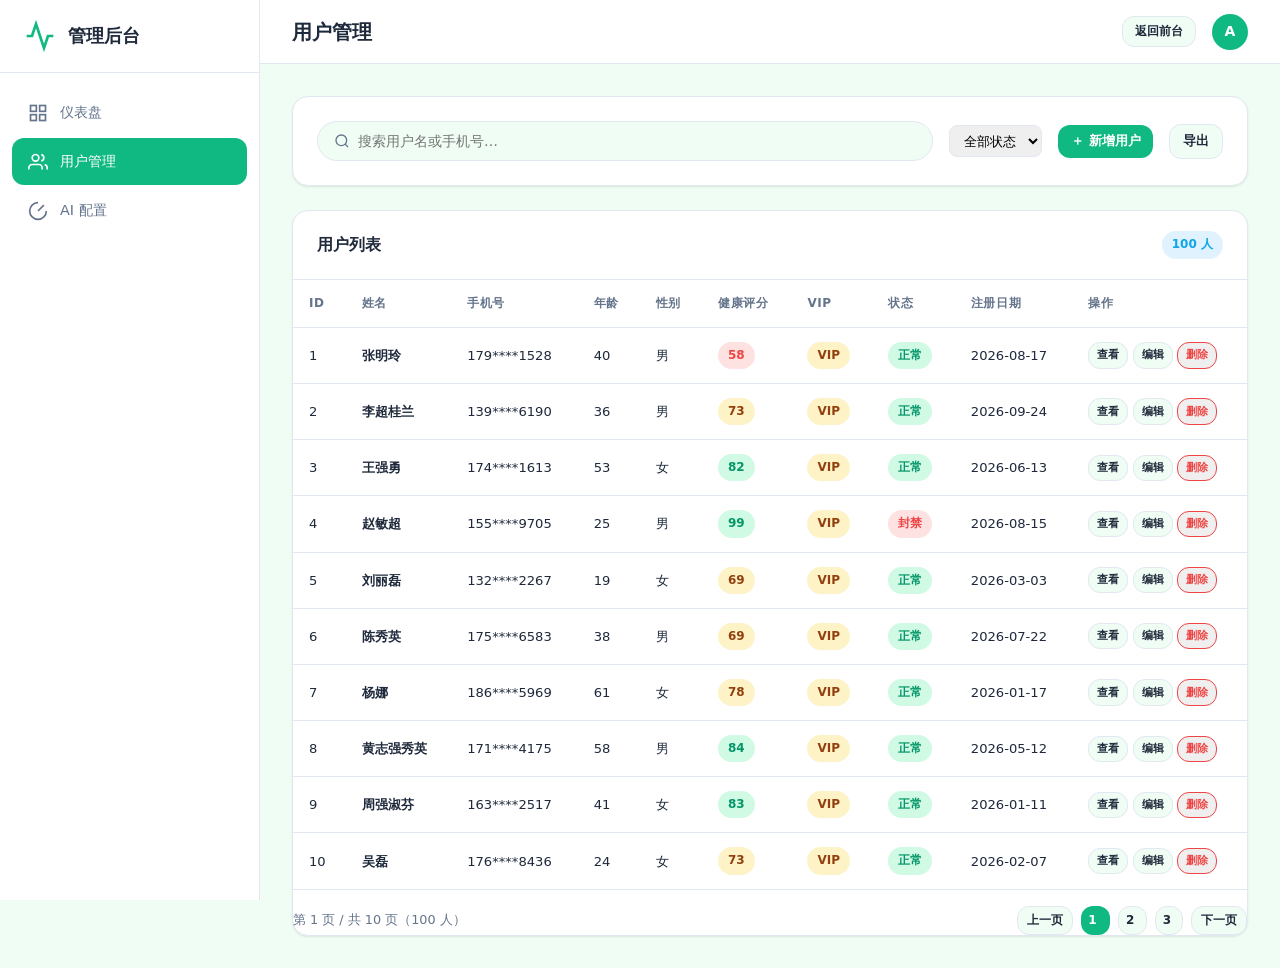
<file: admin-users.html>
<!doctype html>
<html lang="zh-CN">
  <head>
    <meta charset="utf-8" />
    <meta name="viewport" content="width=device-width, initial-scale=1" />
    <title>用户管理 — 后台管理</title>
    <link rel="stylesheet" href="./theme.css" />
  </head>
  <body data-page-id="admin-users">
    <a class="skip-link" href="#main-content">跳转到主要内容</a>
    <div class="app-layout">
      <aside class="sidebar sidebar-dark">
        <div class="sidebar-brand"><svg viewBox="0 0 24 24" fill="none" stroke="currentColor" stroke-width="2"><path d="M22 12h-4l-3 9L9 3l-3 9H2"/></svg><span>管理后台</span></div>
        <nav><ul class="sidebar-nav">
          <li><a href="./admin.html"><svg viewBox="0 0 24 24" fill="none" stroke="currentColor" stroke-width="2"><rect x="3" y="3" width="7" height="7"/><rect x="14" y="3" width="7" height="7"/><rect x="14" y="14" width="7" height="7"/><rect x="3" y="14" width="7" height="7"/></svg>仪表盘</a></li>
          <li><a href="./admin-users.html" class="active"><svg viewBox="0 0 24 24" fill="none" stroke="currentColor" stroke-width="2"><path d="M17 21v-2a4 4 0 0 0-4-4H5a4 4 0 0 0-4 4v2"/><circle cx="9" cy="7" r="4"/><path d="M23 21v-2a4 4 0 0 0-3-3.87"/><path d="M16 3.13a4 4 0 0 1 0 7.75"/></svg>用户管理</a></li>
          <li><a href="./admin-ai.html"><svg viewBox="0 0 24 24" fill="none" stroke="currentColor" stroke-width="2"><path d="M12 2a10 10 0 1 0 10 10"/><path d="M12 12l7-7"/></svg>AI 配置</a></li>
        </ul></nav>
      </aside>

      <div class="main-wrapper">
        <header class="top-header">
          <div class="header-left"><h1>用户管理</h1></div>
          <div class="header-right">
            <a href="./index.html" class="btn btn-secondary" style="padding:0.3rem 0.75rem;font-size:0.75rem;">返回前台</a>
            <div class="user-avatar" style="background:var(--color-primary);">A</div>
          </div>
        </header>

        <main id="main-content" class="content-area" tabindex="-1">
          <!-- Toolbar -->
          <section class="card" style="margin-bottom:1.5rem;">
            <div class="card-body" style="display:flex;align-items:center;gap:1rem;flex-wrap:wrap;">
              <div class="header-search" style="flex:1;min-width:180px;">
                <svg viewBox="0 0 24 24" fill="none" stroke="currentColor" stroke-width="2" style="width:16px;height:16px;"><circle cx="11" cy="11" r="8"/><line x1="21" y1="21" x2="16.65" y2="16.65"/></svg>
                <input type="search" id="user-search" placeholder="搜索用户名或手机号…" />
              </div>
              <select id="status-filter" style="padding:0.4rem 0.6rem;border:1px solid var(--color-border);border-radius:8px;font-size:0.82rem;">
                <option value="all">全部状态</option><option value="active">正常</option><option value="banned">已封禁</option>
              </select>
              <button class="btn btn-primary" id="add-user-btn" style="padding:0.4rem 0.8rem;font-size:0.8rem;">＋ 新增用户</button>
              <button class="btn btn-secondary" id="export-users-btn" style="padding:0.4rem 0.8rem;font-size:0.8rem;"> 导出</button>
            </div>
          </section>

          <!-- User Table -->
          <section class="card">
            <div class="card-header"><h3>用户列表</h3><span id="user-count" class="badge badge-blue"></span></div>
            <div style="overflow-x:auto;">
              <table class="data-table">
                <thead><tr><th>ID</th><th>姓名</th><th>手机号</th><th>年龄</th><th>性别</th><th>健康评分</th><th>VIP</th><th>状态</th><th>注册日期</th><th>操作</th></tr></thead>
                <tbody id="user-tbody"></tbody>
              </table>
            </div>
            <div style="display:flex;justify-content:space-between;align-items:center;padding:1rem 0 0;flex-wrap:wrap;gap:0.5rem;">
              <span id="user-page-info" style="font-size:0.8rem;color:var(--color-muted-text);"></span>
              <div style="display:flex;gap:0.5rem;" id="user-pagination"></div>
            </div>
          </section>
        </main>
      </div>
    </div>

    <!-- User Detail / Edit / Add Modal -->
    <div id="user-modal" style="display:none;position:fixed;inset:0;background:rgba(0,0,0,0.5);z-index:9999;justify-content:center;align-items:center;">
      <div style="background:#fff;border-radius:16px;padding:2rem;width:90%;max-width:560px;max-height:90vh;overflow-y:auto;position:relative;">
        <div style="display:flex;justify-content:space-between;align-items:center;margin-bottom:1.5rem;">
          <h3 id="modal-title" style="margin:0;">用户详情</h3>
          <button id="modal-close-btn" onclick="closeModal()" style="background:none;border:none;font-size:1.6rem;cursor:pointer;color:var(--color-muted-text);line-height:1;">&times;</button>
        </div>
        <div id="modal-body"></div>
      </div>
    </div>

    <script src="./data-store.js"></script>
    <script>
    const PER_PAGE = 10;
    let curPage = 1;
    let filtered = [];

    function init() {
      filtered = [...DataStore.loadUsers()];
      document.getElementById('user-count').textContent = filtered.length + ' 人';
      render();
    }

    function render() {
      const total = filtered.length;
      const pages = Math.ceil(total / PER_PAGE) || 1;
      if (curPage > pages) curPage = pages;
      const start = (curPage - 1) * PER_PAGE;
      const slice = filtered.slice(start, start + PER_PAGE);

      document.getElementById('user-tbody').innerHTML = slice.map(u => `
        <tr>
          <td style="font-size:0.82rem;">${u.id}</td>
          <td style="font-size:0.82rem;font-weight:600;">${u.name}</td>
          <td style="font-size:0.82rem;">${u.phone}</td>
          <td style="font-size:0.82rem;">${u.age}</td>
          <td style="font-size:0.82rem;">${u.gender}</td>
          <td><span class="badge ${u.score>=80?'badge-green':u.score>=60?'badge-amber':'badge-red'}">${u.score}</span></td>
          <td>${u.vip?'<span class="badge badge-amber">VIP</span>':'—'}</td>
          <td>${u.status==='active'?'<span class="badge badge-green">正常</span>':'<span class="badge badge-red">封禁</span>'}</td>
          <td style="font-size:0.82rem;">${u.joined}</td>
          <td style="white-space:nowrap;">
            <button class="btn btn-secondary" style="padding:0.2rem 0.5rem;font-size:0.7rem;" onclick="viewUser(${u.id})">查看</button>
            <button class="btn btn-secondary" style="padding:0.2rem 0.5rem;font-size:0.7rem;" onclick="editUser(${u.id})">编辑</button>
            <button class="btn" style="padding:0.2rem 0.5rem;font-size:0.7rem;color:var(--color-danger);border:1px solid var(--color-danger);" onclick="deleteUser(${u.id})">删除</button>
          </td>
        </tr>`).join('');

      document.getElementById('user-page-info').textContent = `第 ${curPage} 页 / 共 ${pages} 页（${total} 人）`;
      let pg = `<button class="btn btn-secondary" style="padding:0.25rem 0.55rem;font-size:0.75rem;" ${curPage<=1?'disabled':''} onclick="goPage(${curPage-1})">上一页</button>`;
      for (let i = Math.max(1,curPage-2); i <= Math.min(pages,curPage+2); i++) {
        pg += `<button class="btn ${i===curPage?'btn-primary':'btn-secondary'}" style="padding:0.25rem 0.45rem;font-size:0.75rem;min-width:1.8rem;" onclick="goPage(${i})">${i}</button>`;
      }
      pg += `<button class="btn btn-secondary" style="padding:0.25rem 0.55rem;font-size:0.75rem;" ${curPage>=pages?'disabled':''} onclick="goPage(${curPage+1})">下一页</button>`;
      document.getElementById('user-pagination').innerHTML = pg;
    }

    function goPage(p) { curPage = p; render(); }
    function openModal() { document.getElementById('user-modal').style.display = 'flex'; }
    function closeModal() { document.getElementById('user-modal').style.display = 'none'; }

    // ===== View User =====
    window.viewUser = function(id) {
      const u = DataStore.loadUsers().find(x => x.id === id);
      if (!u) return;
      document.getElementById('modal-title').textContent = '用户详情';
      document.getElementById('modal-body').innerHTML = `
        <div style="display:flex;align-items:center;gap:1rem;margin-bottom:1.5rem;">
          <div style="width:56px;height:56px;border-radius:50%;background:var(--color-primary);display:flex;align-items:center;justify-content:center;color:#fff;font-size:1.3rem;font-weight:600;">${u.name[0]}</div>
          <div>
            <div style="font-size:1.1rem;font-weight:700;">${u.name}</div>
            <div style="font-size:0.8rem;color:var(--color-muted-text);">${u.phone} · ${u.gender} · ${u.age}岁</div>
          </div>
          ${u.vip?'<span class="badge badge-amber" style="margin-left:auto;">VIP</span>':''}
        </div>
        <div style="display:grid;grid-template-columns:1fr 1fr;gap:1rem;margin-bottom:1.5rem;">
          <div style="padding:1rem;background:var(--color-surface);border-radius:12px;">
            <div style="font-size:0.75rem;color:var(--color-muted-text);margin-bottom:0.25rem;">健康评分</div>
            <div style="font-size:1.5rem;font-weight:700;color:var(--color-primary);">${u.score}</div>
          </div>
          <div style="padding:1rem;background:var(--color-surface);border-radius:12px;">
            <div style="font-size:0.75rem;color:var(--color-muted-text);margin-bottom:0.25rem;">数据记录</div>
            <div style="font-size:1.5rem;font-weight:700;">${u.records}</div>
          </div>
          <div style="padding:1rem;background:var(--color-surface);border-radius:12px;">
            <div style="font-size:0.75rem;color:var(--color-muted-text);margin-bottom:0.25rem;">注册日期</div>
            <div style="font-size:1rem;font-weight:600;">${u.joined}</div>
          </div>
          <div style="padding:1rem;background:var(--color-surface);border-radius:12px;">
            <div style="font-size:0.75rem;color:var(--color-muted-text);margin-bottom:0.25rem;">账号状态</div>
            <div style="font-size:1rem;font-weight:600;">${u.status==='active'?'✅ 正常':'⛔ 封禁'}</div>
          </div>
        </div>
        <div style="display:flex;gap:0.75rem;">
          <button class="btn btn-secondary" style="flex:1;justify-content:center;padding:0.6rem;" onclick="editUser(${u.id})">编辑用户</button>
          <button class="btn ${u.status==='active'?'btn-danger':'btn-primary'}" style="flex:1;justify-content:center;padding:0.6rem;" onclick="toggleBan(${u.id})">${u.status==='active'?'封禁账号':'解封账号'}</button>
        </div>`;
      openModal();
    };

    window.toggleBan = function(id) {
      const users = DataStore.loadUsers();
      const u = users.find(x => x.id === id);
      if (u) { u.status = u.status === 'active' ? 'banned' : 'active'; DataStore.saveUsers(users); }
      closeModal();
      init();
    };

    // ===== Add User =====
    function showAddForm() {
      document.getElementById('modal-title').textContent = '新增用户';
      document.getElementById('modal-body').innerHTML = `
        <form class="user-form" style="display:flex;flex-direction:column;gap:1rem;">
          <div style="display:grid;grid-template-columns:1fr 1fr;gap:1rem;">
            <div><label style="font-size:0.8rem;font-weight:600;display:block;margin-bottom:0.3rem;">姓名</label><input class="uf-name" required style="width:100%;padding:0.5rem;border:1px solid var(--color-border);border-radius:8px;font-size:0.85rem;" /></div>
            <div><label style="font-size:0.8rem;font-weight:600;display:block;margin-bottom:0.3rem;">手机号</label><input class="uf-phone" required style="width:100%;padding:0.5rem;border:1px solid var(--color-border);border-radius:8px;font-size:0.85rem;" /></div>
          </div>
          <div style="display:grid;grid-template-columns:1fr 1fr 1fr;gap:1rem;">
            <div><label style="font-size:0.8rem;font-weight:600;display:block;margin-bottom:0.3rem;">年龄</label><input class="uf-age" type="number" min="1" max="120" style="width:100%;padding:0.5rem;border:1px solid var(--color-border);border-radius:8px;font-size:0.85rem;" /></div>
            <div><label style="font-size:0.8rem;font-weight:600;display:block;margin-bottom:0.3rem;">性别</label><select class="uf-gender" style="width:100%;padding:0.5rem;border:1px solid var(--color-border);border-radius:8px;font-size:0.85rem;"><option>男</option><option>女</option></select></div>
            <div><label style="font-size:0.8rem;font-weight:600;display:block;margin-bottom:0.3rem;">健康评分</label><input class="uf-score" type="number" min="0" max="100" value="75" style="width:100%;padding:0.5rem;border:1px solid var(--color-border);border-radius:8px;font-size:0.85rem;" /></div>
          </div>
          <div style="display:grid;grid-template-columns:1fr 1fr;gap:1rem;">
            <div><label style="font-size:0.8rem;font-weight:600;display:block;margin-bottom:0.3rem;">VIP</label><select class="uf-vip" style="width:100%;padding:0.5rem;border:1px solid var(--color-border);border-radius:8px;font-size:0.85rem;"><option value="false">否</option><option value="true">是</option></select></div>
            <div><label style="font-size:0.8rem;font-weight:600;display:block;margin-bottom:0.3rem;">状态</label><select class="uf-status" style="width:100%;padding:0.5rem;border:1px solid var(--color-border);border-radius:8px;font-size:0.85rem;"><option value="active">正常</option><option value="banned">封禁</option></select></div>
          </div>
          <div style="display:flex;gap:0.75rem;margin-top:0.5rem;">
            <button type="button" class="btn btn-secondary" style="flex:1;justify-content:center;padding:0.6rem;" onclick="closeModal()">取消</button>
            <button type="submit" class="btn btn-primary" style="flex:1;justify-content:center;padding:0.6rem;">确认添加</button>
          </div>
        </form>`;
      document.querySelector('.user-form').addEventListener('submit', function(e) {
        e.preventDefault();
        DataStore.addUser({
          name: document.querySelector('.uf-name').value.trim(),
          phone: document.querySelector('.uf-phone').value.trim(),
          age: parseInt(document.querySelector('.uf-age').value) || 30,
          gender: document.querySelector('.uf-gender').value,
          score: parseInt(document.querySelector('.uf-score').value) || 75,
          vip: document.querySelector('.uf-vip').value === 'true',
          status: document.querySelector('.uf-status').value,
          joined: new Date().toISOString().split('T')[0],
          records: 0
        });
        closeModal();
        init();
      });
      openModal();
    }

    // ===== Edit User =====
    window.editUser = function(id) {
      const u = DataStore.loadUsers().find(x => x.id === id);
      if (!u) return;
      document.getElementById('modal-title').textContent = '编辑用户';
      document.getElementById('modal-body').innerHTML = `
        <form class="user-form" style="display:flex;flex-direction:column;gap:1rem;">
          <div style="display:grid;grid-template-columns:1fr 1fr;gap:1rem;">
            <div><label style="font-size:0.8rem;font-weight:600;display:block;margin-bottom:0.3rem;">姓名</label><input class="uf-name" value="${u.name}" required style="width:100%;padding:0.5rem;border:1px solid var(--color-border);border-radius:8px;font-size:0.85rem;" /></div>
            <div><label style="font-size:0.8rem;font-weight:600;display:block;margin-bottom:0.3rem;">手机号</label><input class="uf-phone" value="${u.phone}" required style="width:100%;padding:0.5rem;border:1px solid var(--color-border);border-radius:8px;font-size:0.85rem;" /></div>
          </div>
          <div style="display:grid;grid-template-columns:1fr 1fr 1fr;gap:1rem;">
            <div><label style="font-size:0.8rem;font-weight:600;display:block;margin-bottom:0.3rem;">年龄</label><input class="uf-age" type="number" value="${u.age}" style="width:100%;padding:0.5rem;border:1px solid var(--color-border);border-radius:8px;font-size:0.85rem;" /></div>
            <div><label style="font-size:0.8rem;font-weight:600;display:block;margin-bottom:0.3rem;">性别</label><select class="uf-gender" style="width:100%;padding:0.5rem;border:1px solid var(--color-border);border-radius:8px;font-size:0.85rem;"><option ${u.gender==='男'?'selected':''}>男</option><option ${u.gender==='女'?'selected':''}>女</option></select></div>
            <div><label style="font-size:0.8rem;font-weight:600;display:block;margin-bottom:0.3rem;">健康评分</label><input class="uf-score" type="number" value="${u.score}" style="width:100%;padding:0.5rem;border:1px solid var(--color-border);border-radius:8px;font-size:0.85rem;" /></div>
          </div>
          <div style="display:grid;grid-template-columns:1fr 1fr;gap:1rem;">
            <div><label style="font-size:0.8rem;font-weight:600;display:block;margin-bottom:0.3rem;">VIP</label><select class="uf-vip" style="width:100%;padding:0.5rem;border:1px solid var(--color-border);border-radius:8px;font-size:0.85rem;"><option value="false" ${!u.vip?'selected':''}>否</option><option value="true" ${u.vip?'selected':''}>是</option></select></div>
            <div><label style="font-size:0.8rem;font-weight:600;display:block;margin-bottom:0.3rem;">状态</label><select class="uf-status" style="width:100%;padding:0.5rem;border:1px solid var(--color-border);border-radius:8px;font-size:0.85rem;"><option value="active" ${u.status==='active'?'selected':''}>正常</option><option value="banned" ${u.status==='banned'?'selected':''}>封禁</option></select></div>
          </div>
          <div style="display:flex;gap:0.75rem;margin-top:0.5rem;">
            <button type="button" class="btn btn-secondary" style="flex:1;justify-content:center;padding:0.6rem;" onclick="closeModal()">取消</button>
            <button type="submit" class="btn btn-primary" style="flex:1;justify-content:center;padding:0.6rem;">保存修改</button>
          </div>
        </form>`;
      document.querySelector('.user-form').addEventListener('submit', function(e) {
        e.preventDefault();
        DataStore.updateUser(id, {
          name: document.querySelector('.uf-name').value.trim(),
          phone: document.querySelector('.uf-phone').value.trim(),
          age: parseInt(document.querySelector('.uf-age').value) || u.age,
          gender: document.querySelector('.uf-gender').value,
          score: parseInt(document.querySelector('.uf-score').value) || u.score,
          vip: document.querySelector('.uf-vip').value === 'true',
          status: document.querySelector('.uf-status').value
        });
        closeModal();
        init();
      });
      openModal();
    };

    // ===== Delete User =====
    window.deleteUser = function(id) {
      const u = DataStore.loadUsers().find(x => x.id === id);
      if (!u) return;
      document.getElementById('modal-title').textContent = '确认删除';
      document.getElementById('modal-body').innerHTML = `
        <div style="text-align:center;padding:1.5rem 0;">
          <div style="width:48px;height:48px;border-radius:50%;background:rgba(239,68,68,0.1);display:inline-flex;align-items:center;justify-content:center;margin-bottom:1rem;">
            <svg viewBox="0 0 24 24" fill="none" stroke="var(--color-danger)" stroke-width="2" style="width:24px;height:24px;"><path d="M3 6h18"/><path d="M19 6v14a2 2 0 0 1-2 2H7a2 2 0 0 1-2-2V6m3 0V4a2 2 0 0 1 2-2h4a2 2 0 0 1 2 2v2"/></svg>
          </div>
          <p style="font-size:1rem;font-weight:600;margin-bottom:0.5rem;">确定要删除用户「${u.name}」吗？</p>
          <p style="font-size:0.85rem;color:var(--color-muted-text);">此操作不可撤销</p>
        </div>
        <div style="display:flex;gap:0.75rem;">
          <button class="btn btn-secondary" style="flex:1;justify-content:center;padding:0.6rem;" onclick="closeModal()">取消</button>
          <button class="btn btn-danger" style="flex:1;justify-content:center;padding:0.6rem;" onclick="confirmDelete(${u.id})">确认删除</button>
        </div>`;
      openModal();
    };

    window.confirmDelete = function(id) {
      DataStore.deleteUser(id);
      closeModal();
      init();
    };

    // ===== Search =====
    document.getElementById('user-search').addEventListener('input', function() {
      const q = this.value.toLowerCase();
      const sv = document.getElementById('status-filter').value;
      filtered = DataStore.loadUsers().filter(u => {
        const ms = u.name.toLowerCase().includes(q) || u.phone.includes(q);
        const mst = sv === 'all' || u.status === sv;
        return ms && mst;
      });
      curPage = 1;
      document.getElementById('user-count').textContent = filtered.length + ' 人';
      render();
    });

    document.getElementById('status-filter').addEventListener('change', function() {
      const q = document.getElementById('user-search').value.toLowerCase();
      filtered = DataStore.loadUsers().filter(u => {
        const ms = u.name.toLowerCase().includes(q) || u.phone.includes(q);
        const mst = this.value === 'all' || u.status === this.value;
        return ms && mst;
      });
      curPage = 1;
      document.getElementById('user-count').textContent = filtered.length + ' 人';
      render();
    });

    // ===== Export =====
    document.getElementById('export-users-btn').addEventListener('click', function() {
      let csv = '\uFEFFID,姓名,手机号,年龄,性别,健康评分,VIP,状态,注册日期,记录数\n';
      filtered.forEach(u => {
        csv += `${u.id},${u.name},${u.phone},${u.age},${u.gender},${u.score},${u.vip?'是':'否'},${u.status==='active'?'正常':'封禁'},${u.joined},${u.records}\n`;
      });
      const blob = new Blob([csv], { type: 'text/csv;charset=utf-8;' });
      const link = document.createElement('a');
      link.href = URL.createObjectURL(blob);
      link.download = '用户数据_' + new Date().toISOString().split('T')[0] + '.csv';
      link.click();
      URL.revokeObjectURL(link.href);
    });

    // ===== Add User Button =====
    document.getElementById('add-user-btn').addEventListener('click', showAddForm);

    // Close modal on backdrop click
    document.getElementById('user-modal').addEventListener('click', function(e) {
      if (e.target === this) closeModal();
    });

    // Init
    init();
    </script>
  </body>
</html>
</file>
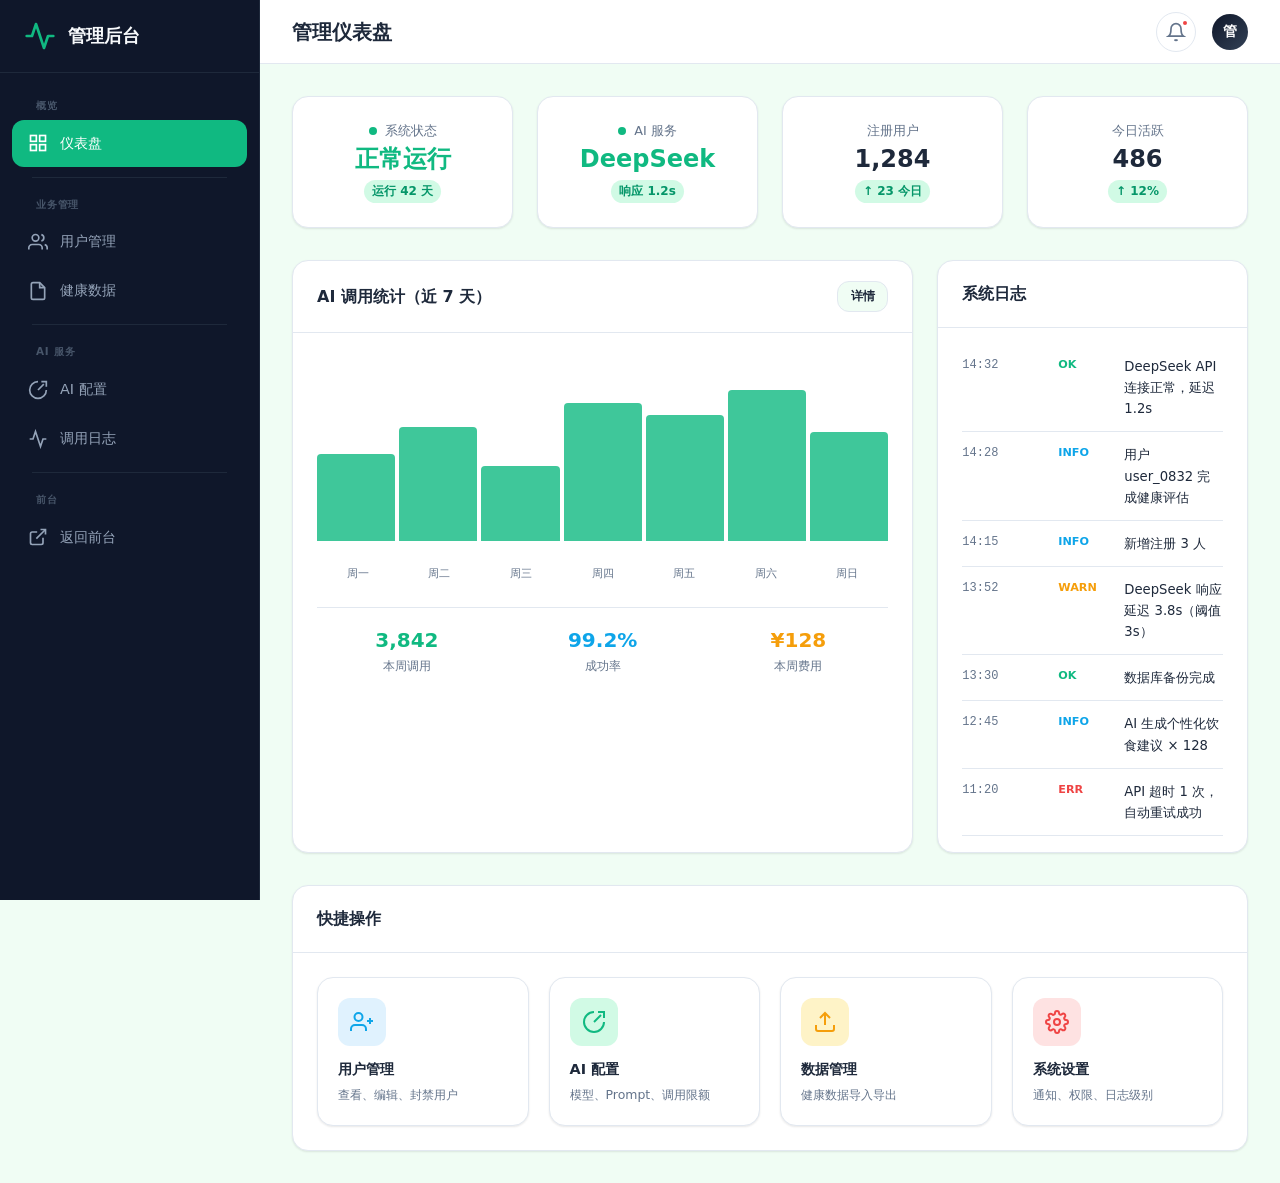
<file: admin.html>
<!doctype html>
<html lang="zh-CN">
  <head>
    <meta charset="utf-8" />
    <meta name="viewport" content="width=device-width, initial-scale=1" />
    <title>管理后台 — AI 健康管理系统</title>
    <link rel="stylesheet" href="./theme.css" />
  </head>
  <body data-page-id="admin-dashboard">
    <a class="skip-link" href="#main-content">跳转到主要内容</a>
    <div class="app-layout">
      <!-- Admin Sidebar -->
      <aside class="sidebar admin-sidebar">
        <div class="sidebar-brand">
          <svg viewBox="0 0 24 24" fill="none" stroke="currentColor" stroke-width="2" stroke-linecap="round" stroke-linejoin="round"><path d="M22 12h-4l-3 9L9 3l-3 9H2"/></svg>
          <span>管理后台</span>
        </div>
        <nav>
          <ul class="sidebar-nav">
            <li class="admin-nav-section">概览</li>
            <li><a href="./admin.html" class="active"><svg viewBox="0 0 24 24" fill="none" stroke="currentColor" stroke-width="2"><rect x="3" y="3" width="7" height="7"/><rect x="14" y="3" width="7" height="7"/><rect x="14" y="14" width="7" height="7"/><rect x="3" y="14" width="7" height="7"/></svg>仪表盘</a></li>
            <li class="admin-divider"></li>
            <li class="admin-nav-section">业务管理</li>
            <li><a href="./admin-users.html"><svg viewBox="0 0 24 24" fill="none" stroke="currentColor" stroke-width="2"><path d="M17 21v-2a4 4 0 0 0-4-4H5a4 4 0 0 0-4 4v2"/><circle cx="9" cy="7" r="4"/><path d="M23 21v-2a4 4 0 0 0-3-3.87"/><path d="M16 3.13a4 4 0 0 1 0 7.75"/></svg>用户管理</a></li>
            <li><a href="./health-data.html"><svg viewBox="0 0 24 24" fill="none" stroke="currentColor" stroke-width="2"><path d="M14 2H6a2 2 0 0 0-2 2v16a2 2 0 0 0 2 2h12a2 2 0 0 0 2-2V8z"/><polyline points="14 2 14 8 20 8"/></svg>健康数据</a></li>
            <li class="admin-divider"></li>
            <li class="admin-nav-section">AI 服务</li>
            <li><a href="./admin-ai.html"><svg viewBox="0 0 24 24" fill="none" stroke="currentColor" stroke-width="2"><path d="M12 2a10 10 0 1 0 10 10"/><path d="M12 12l7-7"/><path d="M16 2h6v6"/></svg>AI 配置</a></li>
            <li><a href="./admin-ai.html#logs"><svg viewBox="0 0 24 24" fill="none" stroke="currentColor" stroke-width="2"><polyline points="22 12 18 12 15 21 9 3 6 12 2 12"/></svg>调用日志</a></li>
            <li class="admin-divider"></li>
            <li class="admin-nav-section">前台</li>
            <li><a href="./index.html"><svg viewBox="0 0 24 24" fill="none" stroke="currentColor" stroke-width="2"><path d="M18 13v6a2 2 0 0 1-2 2H5a2 2 0 0 1-2-2V8a2 2 0 0 1 2-2h6"/><polyline points="15 3 21 3 21 9"/><line x1="10" y1="14" x2="21" y2="3"/></svg>返回前台</a></li>
          </ul>
        </nav>
      </aside>

      <div class="main-wrapper">
        <header class="top-header">
          <div class="header-left">
            <h1>管理仪表盘</h1>
          </div>
          <div class="header-right">
            <button class="header-icon-btn" aria-label="系统通知">
              <svg viewBox="0 0 24 24" fill="none" stroke="currentColor" stroke-width="2"><path d="M18 8A6 6 0 0 0 6 8c0 7-3 9-3 9h18s-3-2-3-9"/><path d="M13.73 21a2 2 0 0 1-3.46 0"/></svg>
              <span class="notification-badge"></span>
            </button>
            <div class="user-avatar" style="background:linear-gradient(135deg,#0F172A,#334155);">管</div>
          </div>
        </header>

        <main id="main-content" class="content-area" tabindex="-1">
          <!-- System Status -->
          <section class="stat-grid" style="margin-bottom:2rem;">
            <div class="card stat-card">
              <div class="stat-info" style="text-align:center;width:100%;">
                <div class="stat-label"><span class="status-dot online"></span>系统状态</div>
                <div class="stat-value" style="color:var(--color-primary);font-size:1.5rem;">正常运行</div>
                <div class="stat-change up">运行 42 天</div>
              </div>
            </div>
            <div class="card stat-card">
              <div class="stat-info" style="text-align:center;width:100%;">
                <div class="stat-label"><span class="status-dot online"></span>AI 服务</div>
                <div class="stat-value" style="color:var(--color-primary);font-size:1.5rem;">DeepSeek</div>
                <div class="stat-change up">响应 1.2s</div>
              </div>
            </div>
            <div class="card stat-card">
              <div class="stat-info" style="text-align:center;width:100%;">
                <div class="stat-label">注册用户</div>
                <div class="stat-value" style="font-size:1.5rem;">1,284</div>
                <div class="stat-change up">↑ 23 今日</div>
              </div>
            </div>
            <div class="card stat-card">
              <div class="stat-info" style="text-align:center;width:100%;">
                <div class="stat-label">今日活跃</div>
                <div class="stat-value" style="font-size:1.5rem;">486</div>
                <div class="stat-change up">↑ 12%</div>
              </div>
            </div>
          </section>

          <!-- AI Usage + Recent Activity -->
          <section class="grid-3" style="margin-bottom:2rem;">
            <div class="card">
              <div class="card-header">
                <h3>AI 调用统计（近 7 天）</h3>
                <a href="./admin-ai.html#logs" class="btn btn-secondary" style="padding:0.3rem 0.8rem;font-size:0.75rem;">详情</a>
              </div>
              <div class="card-body">
                <div class="chart-container" style="height:200px;">
                  <div class="chart-bar green" style="height: 52%;"></div>
                  <div class="chart-bar green" style="height: 68%;"></div>
                  <div class="chart-bar green" style="height: 45%;"></div>
                  <div class="chart-bar green" style="height: 82%;"></div>
                  <div class="chart-bar green" style="height: 75%;"></div>
                  <div class="chart-bar green" style="height: 90%;"></div>
                  <div class="chart-bar green" style="height: 65%;"></div>
                </div>
                <div style="display:flex;justify-content:space-around;font-size:0.7rem;color:var(--color-muted-text);margin-top:0.5rem;">
                  <span>周一</span><span>周二</span><span>周三</span><span>周四</span><span>周五</span><span>周六</span><span>周日</span>
                </div>
                <div style="display:grid;grid-template-columns:repeat(3,1fr);gap:1rem;margin-top:1.5rem;padding-top:1.25rem;border-top:1px solid var(--color-border);">
                  <div class="admin-metric" style="padding:0;">
                    <div class="metric-val" style="font-size:1.25rem;color:var(--color-primary);">3,842</div>
                    <div class="metric-label">本周调用</div>
                  </div>
                  <div class="admin-metric" style="padding:0;">
                    <div class="metric-val" style="font-size:1.25rem;color:var(--color-accent);">99.2%</div>
                    <div class="metric-label">成功率</div>
                  </div>
                  <div class="admin-metric" style="padding:0;">
                    <div class="metric-val" style="font-size:1.25rem;color:var(--color-warning);">¥128</div>
                    <div class="metric-label">本周费用</div>
                  </div>
                </div>
              </div>
            </div>

            <div class="card">
              <div class="card-header">
                <h3>系统日志</h3>
              </div>
              <div class="card-body" style="padding:1rem 1.5rem;">
                <div class="log-entry">
                  <span class="log-time">14:32</span>
                  <span class="log-level ok">OK</span>
                  <span class="log-text">DeepSeek API 连接正常，延迟 1.2s</span>
                </div>
                <div class="log-entry">
                  <span class="log-time">14:28</span>
                  <span class="log-level info">INFO</span>
                  <span class="log-text">用户 user_0832 完成健康评估</span>
                </div>
                <div class="log-entry">
                  <span class="log-time">14:15</span>
                  <span class="log-level info">INFO</span>
                  <span class="log-text">新增注册 3 人</span>
                </div>
                <div class="log-entry">
                  <span class="log-time">13:52</span>
                  <span class="log-level warn">WARN</span>
                  <span class="log-text">DeepSeek 响应延迟 3.8s（阈值 3s）</span>
                </div>
                <div class="log-entry">
                  <span class="log-time">13:30</span>
                  <span class="log-level ok">OK</span>
                  <span class="log-text">数据库备份完成</span>
                </div>
                <div class="log-entry">
                  <span class="log-time">12:45</span>
                  <span class="log-level info">INFO</span>
                  <span class="log-text">AI 生成个性化饮食建议 × 128</span>
                </div>
                <div class="log-entry">
                  <span class="log-time">11:20</span>
                  <span class="log-level error">ERR</span>
                  <span class="log-text">API 超时 1 次，自动重试成功</span>
                </div>
              </div>
            </div>
          </section>

          <!-- Quick Access -->
          <section class="card">
            <div class="card-header">
              <h3>快捷操作</h3>
            </div>
            <div class="card-body" style="display:grid;grid-template-columns:repeat(4,1fr);gap:1.25rem;">
              <a href="./admin-users.html" class="card card-interactive" style="padding:1.25rem;text-decoration:none;color:inherit;">
                <div class="stat-icon blue" style="margin-bottom:0.75rem;">
                  <svg viewBox="0 0 24 24" fill="none" stroke="currentColor" stroke-width="2"><path d="M16 21v-2a4 4 0 0 0-4-4H5a4 4 0 0 0-4 4v2"/><circle cx="8.5" cy="7" r="4"/><line x1="20" y1="8" x2="20" y2="14"/><line x1="23" y1="11" x2="17" y2="11"/></svg>
                </div>
                <div style="font-size:0.9rem;font-weight:600;">用户管理</div>
                <div style="font-size:0.78rem;color:var(--color-muted-text);margin-top:0.25rem;">查看、编辑、封禁用户</div>
              </a>
              <a href="./admin-ai.html" class="card card-interactive" style="padding:1.25rem;text-decoration:none;color:inherit;">
                <div class="stat-icon green" style="margin-bottom:0.75rem;">
                  <svg viewBox="0 0 24 24" fill="none" stroke="currentColor" stroke-width="2"><path d="M12 2a10 10 0 1 0 10 10"/><path d="M12 12l7-7"/><path d="M16 2h6v6"/></svg>
                </div>
                <div style="font-size:0.9rem;font-weight:600;">AI 配置</div>
                <div style="font-size:0.78rem;color:var(--color-muted-text);margin-top:0.25rem;">模型、Prompt、调用限额</div>
              </a>
              <a href="./health-data.html" class="card card-interactive" style="padding:1.25rem;text-decoration:none;color:inherit;">
                <div class="stat-icon amber" style="margin-bottom:0.75rem;">
                  <svg viewBox="0 0 24 24" fill="none" stroke="currentColor" stroke-width="2"><path d="M21 15v4a2 2 0 0 1-2 2H5a2 2 0 0 1-2-2v-4"/><polyline points="17 8 12 3 7 8"/><line x1="12" y1="3" x2="12" y2="15"/></svg>
                </div>
                <div style="font-size:0.9rem;font-weight:600;">数据管理</div>
                <div style="font-size:0.78rem;color:var(--color-muted-text);margin-top:0.25rem;">健康数据导入导出</div>
              </a>
              <div class="card card-interactive" style="padding:1.25rem;cursor:pointer;" onclick="openSettings()">
                <div class="stat-icon red" style="margin-bottom:0.75rem;">
                  <svg viewBox="0 0 24 24" fill="none" stroke="currentColor" stroke-width="2"><circle cx="12" cy="12" r="3"/><path d="M19.4 15a1.65 1.65 0 0 0 .33 1.82l.06.06a2 2 0 0 1 0 2.83 2 2 0 0 1-2.83 0l-.06-.06a1.65 1.65 0 0 0-1.82-.33 1.65 1.65 0 0 0-1 1.51V21a2 2 0 0 1-2 2 2 2 0 0 1-2-2v-.09A1.65 1.65 0 0 0 9 19.4a1.65 1.65 0 0 0-1.82.33l-.06.06a2 2 0 0 1-2.83 0 2 2 0 0 1 0-2.83l.06-.06A1.65 1.65 0 0 0 4.68 15a1.65 1.65 0 0 0-1.51-1H3a2 2 0 0 1-2-2 2 2 0 0 1 2-2h.09A1.65 1.65 0 0 0 4.6 9a1.65 1.65 0 0 0-.33-1.82l-.06-.06a2 2 0 0 1 0-2.83 2 2 0 0 1 2.83 0l.06.06A1.65 1.65 0 0 0 9 4.68 1.65 1.65 0 0 0 10 3.17V3a2 2 0 0 1 2-2 2 2 0 0 1 2 2v.09a1.65 1.65 0 0 0 1 1.51 1.65 1.65 0 0 0 1.82-.33l.06-.06a2 2 0 0 1 2.83 0 2 2 0 0 1 0 2.83l-.06.06A1.65 1.65 0 0 0 19.4 9a1.65 1.65 0 0 0 1.51 1H21a2 2 0 0 1 2 2 2 2 0 0 1-2 2h-.09a1.65 1.65 0 0 0-1.51 1z"/></svg>
                </div>
                <div style="font-size:0.9rem;font-weight:600;">系统设置</div>
                <div style="font-size:0.78rem;color:var(--color-muted-text);margin-top:0.25rem;">通知、权限、日志级别</div>
              </div>
            </div>
          </section>
        </main>
      </div>
    </div>

    <nav class="bottom-nav">
      <ul class="bottom-nav-list">
        <li><a href="./admin.html" class="active"><svg viewBox="0 0 24 24" fill="none" stroke="currentColor" stroke-width="2"><rect x="3" y="3" width="7" height="7"/><rect x="14" y="3" width="7" height="7"/><rect x="14" y="14" width="7" height="7"/><rect x="3" y="14" width="7" height="7"/></svg>仪表盘</a></li>
        <li><a href="./admin-users.html"><svg viewBox="0 0 24 24" fill="none" stroke="currentColor" stroke-width="2"><path d="M17 21v-2a4 4 0 0 0-4-4H5a4 4 0 0 0-4 4v2"/><circle cx="9" cy="7" r="4"/></svg>用户</a></li>
        <li><a href="./admin-ai.html"><svg viewBox="0 0 24 24" fill="none" stroke="currentColor" stroke-width="2"><path d="M12 2a10 10 0 1 0 10 10"/><path d="M12 12l7-7"/></svg>AI</a></li>
        <li><a href="./index.html"><svg viewBox="0 0 24 24" fill="none" stroke="currentColor" stroke-width="2"><path d="M18 13v6a2 2 0 0 1-2 2H5a2 2 0 0 1-2-2V8a2 2 0 0 1 2-2h6"/><polyline points="15 3 21 3 21 9"/><line x1="10" y1="14" x2="21" y2="3"/></svg>前台</a></li>
      </ul>
    </nav>
  <script src="./data-store.js"></script>
  <script src="./app.js"></script>
  <!-- System Settings Modal -->
  <div id="settings-modal" style="display:none;position:fixed;top:0;left:0;right:0;bottom:0;background:rgba(0,0,0,0.5);z-index:2000;align-items:center;justify-content:center;">
    <div style="background:white;border-radius:16px;padding:2rem;max-width:520px;width:90%;max-height:85vh;overflow-y:auto;">
      <div style="display:flex;justify-content:space-between;align-items:center;margin-bottom:1.5rem;">
        <h2 style="font-size:1.25rem;font-weight:700;">系统设置</h2>
        <button onclick="closeSettings()" class="btn btn-secondary" style="padding:0.35rem 0.75rem;">关闭</button>
      </div>
      <div style="display:flex;flex-direction:column;gap:1.25rem;">
        <div>
          <label style="font-weight:600;font-size:0.85rem;display:block;margin-bottom:0.5rem;">系统通知</label>
          <div style="display:flex;flex-direction:column;gap:0.75rem;">
            <label style="display:flex;align-items:center;gap:0.75rem;cursor:pointer;"><input type="checkbox" id="set-notify-health" checked onchange="saveSetting('notify_health',this.checked)"> 健康异常预警通知</label>
            <label style="display:flex;align-items:center;gap:0.75rem;cursor:pointer;"><input type="checkbox" id="set-notify-system" checked onchange="saveSetting('notify_system',this.checked)"> 系统状态通知</label>
            <label style="display:flex;align-items:center;gap:0.75rem;cursor:pointer;"><input type="checkbox" id="set-notify-user" checked onchange="saveSetting('notify_user',this.checked)"> 用户行为通知</label>
          </div>
        </div>
        <hr style="border:none;border-top:1px solid var(--color-divider);">
        <div>
          <label style="font-weight:600;font-size:0.85rem;display:block;margin-bottom:0.5rem;">日志级别</label>
          <select id="set-log-level" onchange="saveSetting('log_level',this.value)" style="width:100%;padding:0.5rem;border:1px solid var(--color-input-border);border-radius:8px;font-size:0.85rem;">
            <option value="info">INFO — 常规日志</option>
            <option value="warn">WARN — 仅警告及以上</option>
            <option value="error">ERROR — 仅错误</option>
            <option value="debug">DEBUG — 全部（含调试）</option>
          </select>
        </div>
        <div>
          <label style="font-weight:600;font-size:0.85rem;display:block;margin-bottom:0.5rem;">数据保留期限</label>
          <select id="set-data-retention" onchange="saveSetting('data_retention',this.value)" style="width:100%;padding:0.5rem;border:1px solid var(--color-input-border);border-radius:8px;font-size:0.85rem;">
            <option value="30">30 天</option>
            <option value="90" selected>90 天</option>
            <option value="180">180 天</option>
            <option value="365">365 天</option>
            <option value="0">永久保留</option>
          </select>
        </div>
        <div>
          <label style="font-weight:600;font-size:0.85rem;display:block;margin-bottom:0.5rem;">管理员权限</label>
          <div style="display:flex;flex-direction:column;gap:0.75rem;">
            <label style="display:flex;align-items:center;gap:0.75rem;cursor:pointer;"><input type="checkbox" id="set-perm-ban" checked onchange="saveSetting('perm_ban',this.checked)"> 允许封禁用户</label>
            <label style="display:flex;align-items:center;gap:0.75rem;cursor:pointer;"><input type="checkbox" id="set-perm-export" checked onchange="saveSetting('perm_export',this.checked)"> 允许导出数据</label>
            <label style="display:flex;align-items:center;gap:0.75rem;cursor:pointer;"><input type="checkbox" id="set-perm-config" checked onchange="saveSetting('perm_config',this.checked)"> 允许修改 AI 配置</label>
          </div>
        </div>
        <div style="background:var(--color-surface-secondary);padding:0.75rem;border-radius:8px;font-size:0.8rem;color:var(--color-muted-text);">
          设置已自动保存到本地存储。
        </div>
      </div>
    </div>
  </div>
  <script>
  function openSettings() {
    document.getElementById('settings-modal').style.display = 'flex';
    // Load saved settings
    var settings = JSON.parse(localStorage.getItem('admin_settings') || '{}');
    if (settings.notify_health !== undefined) document.getElementById('set-notify-health').checked = settings.notify_health;
    if (settings.notify_system !== undefined) document.getElementById('set-notify-system').checked = settings.notify_system;
    if (settings.notify_user !== undefined) document.getElementById('set-notify-user').checked = settings.notify_user;
    if (settings.log_level) document.getElementById('set-log-level').value = settings.log_level;
    if (settings.data_retention) document.getElementById('set-data-retention').value = settings.data_retention;
    if (settings.perm_ban !== undefined) document.getElementById('set-perm-ban').checked = settings.perm_ban;
    if (settings.perm_export !== undefined) document.getElementById('set-perm-export').checked = settings.perm_export;
    if (settings.perm_config !== undefined) document.getElementById('set-perm-config').checked = settings.perm_config;
  }
  function closeSettings() { document.getElementById('settings-modal').style.display = 'none'; }
  function saveSetting(key, value) {
    var settings = JSON.parse(localStorage.getItem('admin_settings') || '{}');
    settings[key] = value;
    localStorage.setItem('admin_settings', JSON.stringify(settings));
  }
  document.getElementById('settings-modal').addEventListener('click', function(e) {
    if (e.target === this) closeSettings();
  });
  </script>
  </body>
</html>
</file>
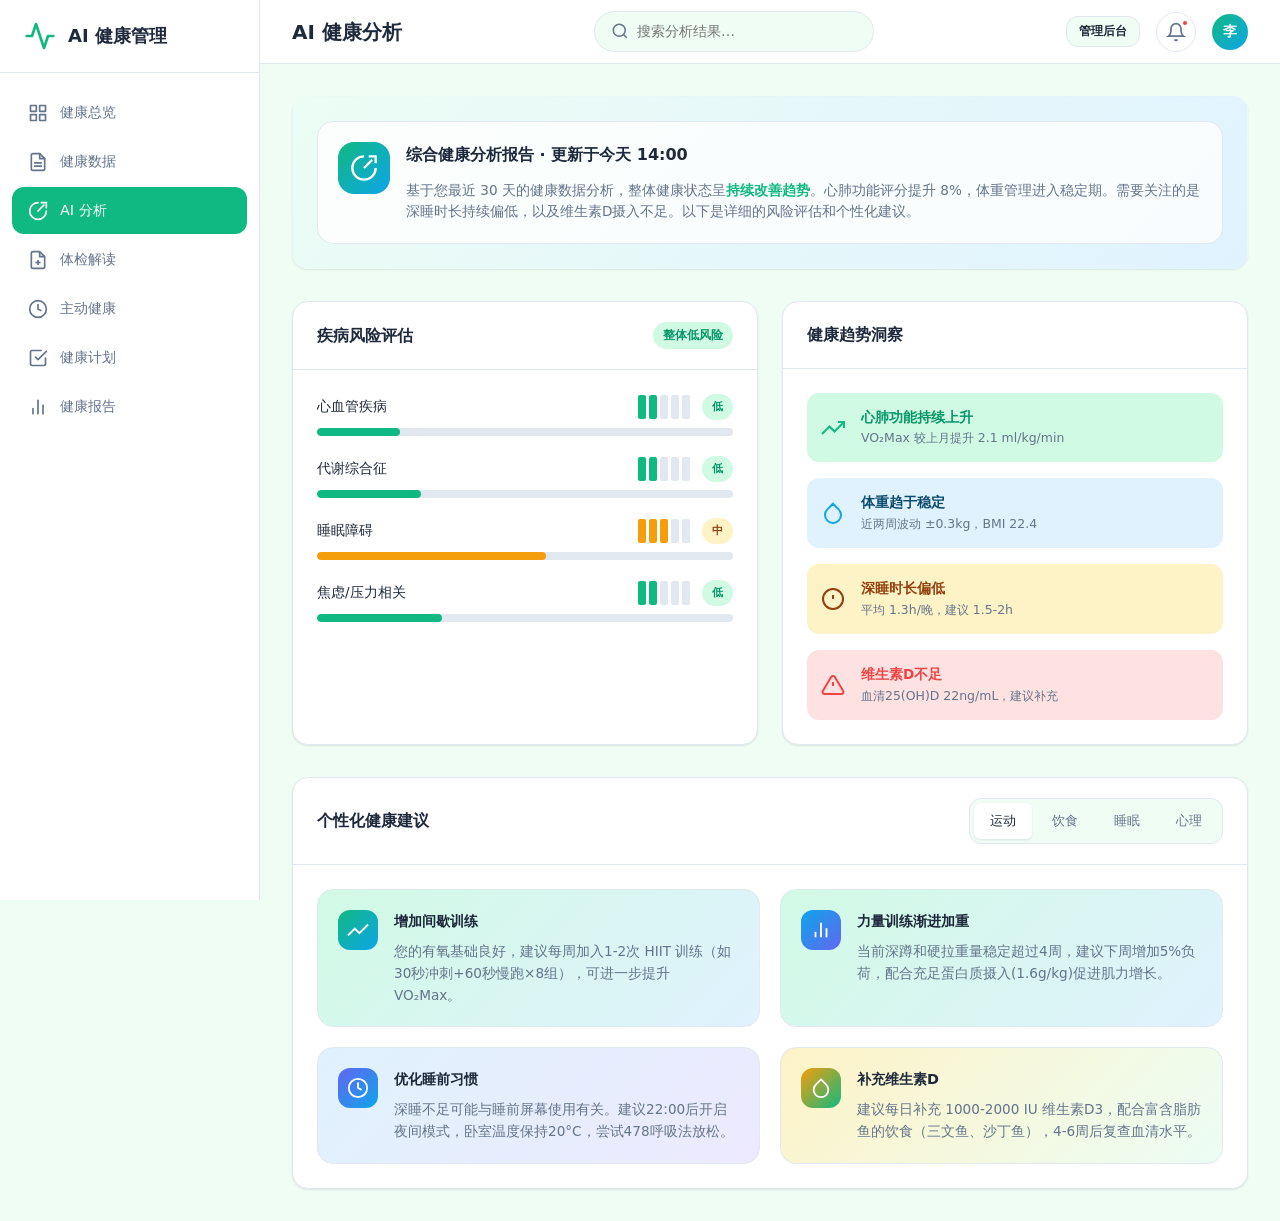
<file: ai-analysis.html>
<!doctype html>
<html lang="zh-CN">
  <head>
    <meta charset="utf-8" />
    <meta name="viewport" content="width=device-width, initial-scale=1" />
    <title>AI 健康分析 — AI 健康管理系统</title>
    <link rel="stylesheet" href="./theme.css" />
  </head>
  <body data-page-id="ai-analysis">
    <a class="skip-link" href="#main-content">跳转到主要内容</a>
    <div class="app-layout">
      <aside class="sidebar">
        <div class="sidebar-brand">
          <svg viewBox="0 0 24 24" fill="none" stroke="currentColor" stroke-width="2" stroke-linecap="round" stroke-linejoin="round"><path d="M22 12h-4l-3 9L9 3l-3 9H2"/></svg>
          <span>AI 健康管理</span>
        </div>
        <nav>
          <ul class="sidebar-nav">
            <li><a href="./index.html"><svg viewBox="0 0 24 24" fill="none" stroke="currentColor" stroke-width="2" stroke-linecap="round" stroke-linejoin="round"><rect x="3" y="3" width="7" height="7"/><rect x="14" y="3" width="7" height="7"/><rect x="14" y="14" width="7" height="7"/><rect x="3" y="14" width="7" height="7"/></svg>健康总览</a></li>
            <li><a href="./health-data.html"><svg viewBox="0 0 24 24" fill="none" stroke="currentColor" stroke-width="2" stroke-linecap="round" stroke-linejoin="round"><path d="M14 2H6a2 2 0 0 0-2 2v16a2 2 0 0 0 2 2h12a2 2 0 0 0 2-2V8z"/><polyline points="14 2 14 8 20 8"/><line x1="16" y1="13" x2="8" y2="13"/><line x1="16" y1="17" x2="8" y2="17"/></svg>健康数据</a></li>
            <li><a href="./ai-analysis.html" class="active"><svg viewBox="0 0 24 24" fill="none" stroke="currentColor" stroke-width="2" stroke-linecap="round" stroke-linejoin="round"><path d="M12 2a10 10 0 1 0 10 10"/><path d="M12 12l7-7"/><path d="M16 2h6v6"/></svg>AI 分析</a></li>
            <li><a href="./health-checkup.html"><svg viewBox="0 0 24 24" fill="none" stroke="currentColor" stroke-width="2"><path d="M14 2H6a2 2 0 0 0-2 2v16a2 2 0 0 0 2 2h12a2 2 0 0 0 2-2V8z"/><polyline points="14 2 14 8 20 8"/><line x1="12" y1="18" x2="12" y2="12"/><line x1="9" y1="15" x2="15" y2="15"/></svg>体检解读</a></li>
            <li><a href="./proactive.html"><svg viewBox="0 0 24 24" fill="none" stroke="currentColor" stroke-width="2"><circle cx="12" cy="12" r="10"/><path d="M12 6v6l4 2"/></svg>主动健康</a></li>
            <li><a href="./health-plan.html"><svg viewBox="0 0 24 24" fill="none" stroke="currentColor" stroke-width="2" stroke-linecap="round" stroke-linejoin="round"><path d="M9 11l3 3L22 4"/><path d="M21 12v7a2 2 0 0 1-2 2H5a2 2 0 0 1-2-2V5a2 2 0 0 1 2-2h11"/></svg>健康计划</a></li>
            <li><a href="./health-report.html"><svg viewBox="0 0 24 24" fill="none" stroke="currentColor" stroke-width="2" stroke-linecap="round" stroke-linejoin="round"><line x1="18" y1="20" x2="18" y2="10"/><line x1="12" y1="20" x2="12" y2="4"/><line x1="6" y1="20" x2="6" y2="14"/></svg>健康报告</a></li>
          </ul>
        </nav>
      </aside>

      <div class="main-wrapper">
        <header class="top-header">
          <div class="header-left">
            <h1>AI 健康分析</h1>
          </div>
          <div class="header-search">
            <svg viewBox="0 0 24 24" fill="none" stroke="currentColor" stroke-width="2"><circle cx="11" cy="11" r="8"/><line x1="21" y1="21" x2="16.65" y2="16.65"/></svg>
            <input type="search" placeholder="搜索分析结果…" />
          </div>
          <div class="header-right">
            <a href="./admin.html" class="btn btn-secondary" style="padding:0.3rem 0.75rem;font-size:0.75rem;">管理后台</a>
            <button class="header-icon-btn" aria-label="通知">
              <svg viewBox="0 0 24 24" fill="none" stroke="currentColor" stroke-width="2"><path d="M18 8A6 6 0 0 0 6 8c0 7-3 9-3 9h18s-3-2-3-9"/><path d="M13.73 21a2 2 0 0 1-3.46 0"/></svg>
              <span class="notification-badge"></span>
            </button>
            <div class="user-avatar">李</div>
          </div>
        </header>

        <main id="main-content" class="content-area" tabindex="-1">
          <!-- AI Analysis Summary -->
          <section class="card" style="margin-bottom:2rem;background:linear-gradient(135deg,#ECFDF5,#E0F2FE);border-color:transparent;">
            <div class="card-body">
              <div class="ai-message" style="background:rgba(255,255,255,0.8);">
                <div class="ai-avatar" style="width:52px;height:52px;border-radius:16px;">
                  <svg viewBox="0 0 24 24" fill="none" stroke="currentColor" stroke-width="2" style="width:28px;height:28px;"><path d="M12 2a10 10 0 1 0 10 10"/><path d="M12 12l7-7"/><path d="M16 2h6v6"/></svg>
                </div>
                <div class="ai-content">
                  <h4 style="font-size:1rem;margin-bottom:0.75rem;">综合健康分析报告 · 更新于今天 14:00</h4>
                  <p>基于您最近 30 天的健康数据分析，整体健康状态呈<strong style="color:var(--color-primary)">持续改善趋势</strong>。心肺功能评分提升 8%，体重管理进入稳定期。需要关注的是深睡时长持续偏低，以及维生素D摄入不足。以下是详细的风险评估和个性化建议。</p>
                </div>
              </div>
            </div>
          </section>

          <!-- Risk Assessment -->
          <section class="grid-2" style="margin-bottom:2rem;">
            <div class="card">
              <div class="card-header">
                <h3>疾病风险评估</h3>
                <span class="badge badge-green">整体低风险</span>
              </div>
              <div class="card-body" style="display:flex;flex-direction:column;gap:1.25rem;">
                <div>
                  <div style="display:flex;justify-content:space-between;align-items:center;margin-bottom:0.5rem;">
                    <span style="font-size:0.85rem;font-weight:500;">心血管疾病</span>
                    <div class="risk-meter">
                      <div class="risk-level">
                        <span class="risk-dot active-green"></span>
                        <span class="risk-dot active-green"></span>
                        <span class="risk-dot"></span>
                        <span class="risk-dot"></span>
                        <span class="risk-dot"></span>
                      </div>
                      <span class="badge badge-green" style="font-size:0.7rem;">低</span>
                    </div>
                  </div>
                  <div class="progress-bar"><div class="progress-fill green" style="width: 20%;"></div></div>
                </div>
                <div>
                  <div style="display:flex;justify-content:space-between;align-items:center;margin-bottom:0.5rem;">
                    <span style="font-size:0.85rem;font-weight:500;">代谢综合征</span>
                    <div class="risk-meter">
                      <div class="risk-level">
                        <span class="risk-dot active-green"></span>
                        <span class="risk-dot active-green"></span>
                        <span class="risk-dot"></span>
                        <span class="risk-dot"></span>
                        <span class="risk-dot"></span>
                      </div>
                      <span class="badge badge-green" style="font-size:0.7rem;">低</span>
                    </div>
                  </div>
                  <div class="progress-bar"><div class="progress-fill green" style="width: 25%;"></div></div>
                </div>
                <div>
                  <div style="display:flex;justify-content:space-between;align-items:center;margin-bottom:0.5rem;">
                    <span style="font-size:0.85rem;font-weight:500;">睡眠障碍</span>
                    <div class="risk-meter">
                      <div class="risk-level">
                        <span class="risk-dot active-amber"></span>
                        <span class="risk-dot active-amber"></span>
                        <span class="risk-dot active-amber"></span>
                        <span class="risk-dot"></span>
                        <span class="risk-dot"></span>
                      </div>
                      <span class="badge badge-amber" style="font-size:0.7rem;">中</span>
                    </div>
                  </div>
                  <div class="progress-bar"><div class="progress-fill amber" style="width: 55%;"></div></div>
                </div>
                <div>
                  <div style="display:flex;justify-content:space-between;align-items:center;margin-bottom:0.5rem;">
                    <span style="font-size:0.85rem;font-weight:500;">焦虑/压力相关</span>
                    <div class="risk-meter">
                      <div class="risk-level">
                        <span class="risk-dot active-green"></span>
                        <span class="risk-dot active-green"></span>
                        <span class="risk-dot"></span>
                        <span class="risk-dot"></span>
                        <span class="risk-dot"></span>
                      </div>
                      <span class="badge badge-green" style="font-size:0.7rem;">低</span>
                    </div>
                  </div>
                  <div class="progress-bar"><div class="progress-fill green" style="width: 30%;"></div></div>
                </div>
              </div>
            </div>

            <div class="card">
              <div class="card-header">
                <h3>健康趋势洞察</h3>
              </div>
              <div class="card-body" style="display:flex;flex-direction:column;gap:1rem;">
                <div style="display:flex;align-items:center;gap:1rem;padding:0.875rem;border-radius:var(--radius-md);background:var(--color-primary-light);">
                  <svg viewBox="0 0 24 24" fill="none" stroke="var(--color-primary)" stroke-width="2" style="width:24px;height:24px;flex-shrink:0;"><polyline points="23 6 13.5 15.5 8.5 10.5 1 18"/><polyline points="17 6 23 6 23 12"/></svg>
                  <div>
                    <div style="font-size:0.85rem;font-weight:600;color:var(--color-primary-dark);">心肺功能持续上升</div>
                    <div style="font-size:0.78rem;color:var(--color-muted-text);">VO₂Max 较上月提升 2.1 ml/kg/min</div>
                  </div>
                </div>
                <div style="display:flex;align-items:center;gap:1rem;padding:0.875rem;border-radius:var(--radius-md);background:var(--color-accent-light);">
                  <svg viewBox="0 0 24 24" fill="none" stroke="var(--color-accent)" stroke-width="2" style="width:24px;height:24px;flex-shrink:0;"><path d="M12 2.69l5.66 5.66a8 8 0 1 1-11.31 0z"/></svg>
                  <div>
                    <div style="font-size:0.85rem;font-weight:600;color:#0C4A6E;">体重趋于稳定</div>
                    <div style="font-size:0.78rem;color:var(--color-muted-text);">近两周波动 ±0.3kg，BMI 22.4</div>
                  </div>
                </div>
                <div style="display:flex;align-items:center;gap:1rem;padding:0.875rem;border-radius:var(--radius-md);background:var(--color-warning-light);">
                  <svg viewBox="0 0 24 24" fill="none" stroke="#92400E" stroke-width="2" style="width:24px;height:24px;flex-shrink:0;"><circle cx="12" cy="12" r="10"/><line x1="12" y1="8" x2="12" y2="12"/><line x1="12" y1="16" x2="12.01" y2="16"/></svg>
                  <div>
                    <div style="font-size:0.85rem;font-weight:600;color:#92400E;">深睡时长偏低</div>
                    <div style="font-size:0.78rem;color:var(--color-muted-text);">平均 1.3h/晚，建议 1.5-2h</div>
                  </div>
                </div>
                <div style="display:flex;align-items:center;gap:1rem;padding:0.875rem;border-radius:var(--radius-md);background:var(--color-danger-light);">
                  <svg viewBox="0 0 24 24" fill="none" stroke="var(--color-danger)" stroke-width="2" style="width:24px;height:24px;flex-shrink:0;"><path d="M10.29 3.86L1.82 18a2 2 0 0 0 1.71 3h16.94a2 2 0 0 0 1.71-3L13.71 3.86a2 2 0 0 0-3.42 0z"/><line x1="12" y1="9" x2="12" y2="13"/><line x1="12" y1="17" x2="12.01" y2="17"/></svg>
                  <div>
                    <div style="font-size:0.85rem;font-weight:600;color:var(--color-danger);">维生素D不足</div>
                    <div style="font-size:0.78rem;color:var(--color-muted-text);">血清25(OH)D 22ng/mL，建议补充</div>
                  </div>
                </div>
              </div>
            </div>
          </section>

          <!-- Personalized Recommendations -->
          <section class="card">
            <div class="card-header">
              <h3>个性化健康建议</h3>
              <div class="tab-group">
                <button class="tab-btn active">运动</button>
                <button class="tab-btn">饮食</button>
                <button class="tab-btn">睡眠</button>
                <button class="tab-btn">心理</button>
              </div>
            </div>
            <div class="card-body" style="display:grid;grid-template-columns:repeat(2, 1fr);gap:1.25rem;">
              <div class="ai-message">
                <div class="ai-avatar">
                  <svg viewBox="0 0 24 24" fill="none" stroke="currentColor" stroke-width="2"><polyline points="23 6 13.5 15.5 8.5 10.5 1 18"/></svg>
                </div>
                <div class="ai-content">
                  <h4>增加间歇训练</h4>
                  <p>您的有氧基础良好，建议每周加入1-2次 HIIT 训练（如 30秒冲刺+60秒慢跑×8组），可进一步提升 VO₂Max。</p>
                </div>
              </div>
              <div class="ai-message">
                <div class="ai-avatar" style="background:linear-gradient(135deg,var(--color-accent),#6366F1);">
                  <svg viewBox="0 0 24 24" fill="none" stroke="currentColor" stroke-width="2"><path d="M18 20V10"/><path d="M12 20V4"/><path d="M6 20v-6"/></svg>
                </div>
                <div class="ai-content">
                  <h4>力量训练渐进加重</h4>
                  <p>当前深蹲和硬拉重量稳定超过4周，建议下周增加5%负荷，配合充足蛋白质摄入(1.6g/kg)促进肌力增长。</p>
                </div>
              </div>
              <div class="ai-message" style="background:linear-gradient(135deg,#E0F2FE,#EDE9FE);">
                <div class="ai-avatar" style="background:linear-gradient(135deg,#6366F1,var(--color-accent));">
                  <svg viewBox="0 0 24 24" fill="none" stroke="currentColor" stroke-width="2"><circle cx="12" cy="12" r="10"/><path d="M12 6v6l4 2"/></svg>
                </div>
                <div class="ai-content">
                  <h4>优化睡前习惯</h4>
                  <p>深睡不足可能与睡前屏幕使用有关。建议22:00后开启夜间模式，卧室温度保持20°C，尝试478呼吸法放松。</p>
                </div>
              </div>
              <div class="ai-message" style="background:linear-gradient(135deg,#FEF3C7,#ECFDF5);">
                <div class="ai-avatar" style="background:linear-gradient(135deg,var(--color-warning),var(--color-primary));">
                  <svg viewBox="0 0 24 24" fill="none" stroke="currentColor" stroke-width="2"><path d="M12 2.69l5.66 5.66a8 8 0 1 1-11.31 0z"/></svg>
                </div>
                <div class="ai-content">
                  <h4>补充维生素D</h4>
                  <p>建议每日补充 1000-2000 IU 维生素D3，配合富含脂肪鱼的饮食（三文鱼、沙丁鱼），4-6周后复查血清水平。</p>
                </div>
              </div>
            </div>
          </section>
        </main>
      </div>
    </div>

    <nav class="bottom-nav">
      <ul class="bottom-nav-list">
        <li><a href="./index.html"><svg viewBox="0 0 24 24" fill="none" stroke="currentColor" stroke-width="2"><rect x="3" y="3" width="7" height="7"/><rect x="14" y="3" width="7" height="7"/><rect x="14" y="14" width="7" height="7"/><rect x="3" y="14" width="7" height="7"/></svg>总览</a></li>
        <li><a href="./health-data.html"><svg viewBox="0 0 24 24" fill="none" stroke="currentColor" stroke-width="2"><path d="M14 2H6a2 2 0 0 0-2 2v16a2 2 0 0 0 2 2h12a2 2 0 0 0 2-2V8z"/><polyline points="14 2 14 8 20 8"/></svg>数据</a></li>
        <li><a href="./ai-analysis.html" class="active"><svg viewBox="0 0 24 24" fill="none" stroke="currentColor" stroke-width="2"><path d="M12 2a10 10 0 1 0 10 10"/><path d="M12 12l7-7"/></svg>AI分析</a></li>
        <li><a href="./health-checkup.html"><svg viewBox="0 0 24 24" fill="none" stroke="currentColor" stroke-width="2"><path d="M14 2H6a2 2 0 0 0-2 2v16a2 2 0 0 0 2 2h12a2 2 0 0 0 2-2V8z"/><polyline points="14 2 14 8 20 8"/><line x1="12" y1="18" x2="12" y2="12"/><line x1="9" y1="15" x2="15" y2="15"/></svg>体检解读</a></li>
            <li><a href="./health-checkup.html"><svg viewBox="0 0 24 24" fill="none" stroke="currentColor" stroke-width="2"><path d="M14 2H6a2 2 0 0 0-2 2v16a2 2 0 0 0 2 2h12a2 2 0 0 0 2-2V8z"/><polyline points="14 2 14 8 20 8"/></svg>体检</a></li>
        <li><a href="./proactive.html"><svg viewBox="0 0 24 24" fill="none" stroke="currentColor" stroke-width="2"><circle cx="12" cy="12" r="10"/><path d="M12 6v6l4 2"/></svg>主动健康</a></li>
            <li><a href="./health-plan.html"><svg viewBox="0 0 24 24" fill="none" stroke="currentColor" stroke-width="2"><path d="M9 11l3 3L22 4"/><path d="M21 12v7a2 2 0 0 1-2 2H5a2 2 0 0 1-2-2V5a2 2 0 0 1 2-2h11"/></svg>计划</a></li>
        <li><a href="./health-report.html"><svg viewBox="0 0 24 24" fill="none" stroke="currentColor" stroke-width="2"><line x1="18" y1="20" x2="18" y2="10"/><line x1="12" y1="20" x2="12" y2="4"/><line x1="6" y1="20" x2="6" y2="14"/></svg>报告</a></li>
      </ul>
    </nav>
  <script src="./app.js"></script>
  </body>
</html>
</file>
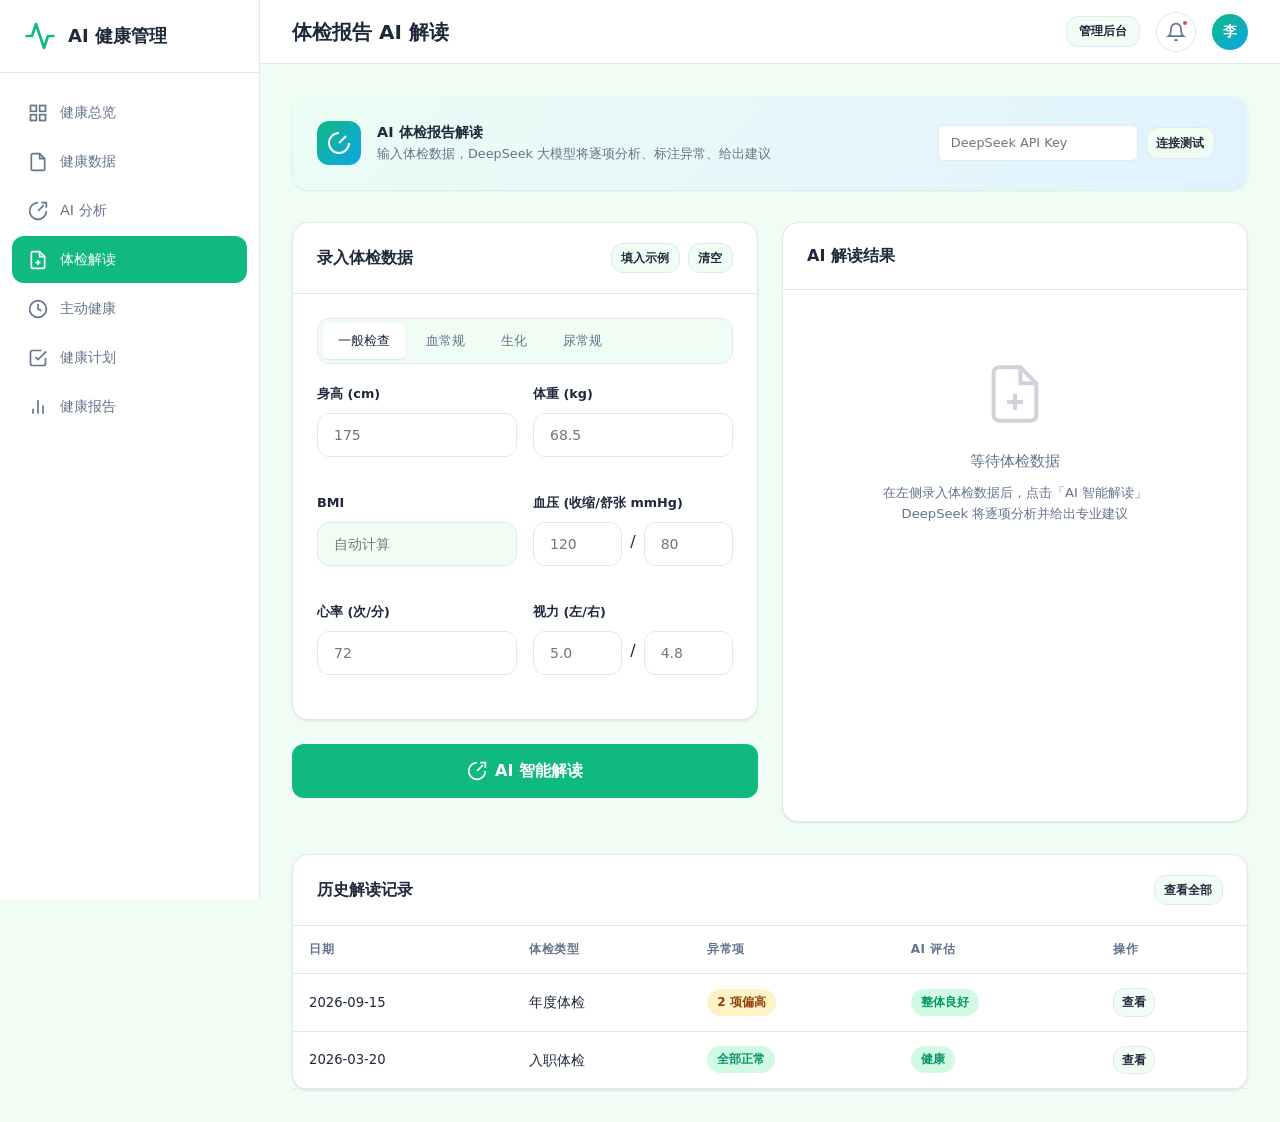
<file: health-checkup.html>
<!doctype html>
<html lang="zh-CN">
  <head>
    <meta charset="utf-8" />
    <meta name="viewport" content="width=device-width, initial-scale=1" />
    <title>体检报告解读 — AI 健康管理系统</title>
    <link rel="stylesheet" href="./theme.css" />
  </head>
  <body data-page-id="health-checkup">
    <a class="skip-link" href="#main-content">跳转到主要内容</a>
    <div class="app-layout">
      <aside class="sidebar">
        <div class="sidebar-brand">
          <svg viewBox="0 0 24 24" fill="none" stroke="currentColor" stroke-width="2" stroke-linecap="round" stroke-linejoin="round"><path d="M22 12h-4l-3 9L9 3l-3 9H2"/></svg>
          <span>AI 健康管理</span>
        </div>
        <nav>
          <ul class="sidebar-nav">
            <li><a href="./index.html"><svg viewBox="0 0 24 24" fill="none" stroke="currentColor" stroke-width="2"><rect x="3" y="3" width="7" height="7"/><rect x="14" y="3" width="7" height="7"/><rect x="14" y="14" width="7" height="7"/><rect x="3" y="14" width="7" height="7"/></svg>健康总览</a></li>
            <li><a href="./health-data.html"><svg viewBox="0 0 24 24" fill="none" stroke="currentColor" stroke-width="2"><path d="M14 2H6a2 2 0 0 0-2 2v16a2 2 0 0 0 2 2h12a2 2 0 0 0 2-2V8z"/><polyline points="14 2 14 8 20 8"/></svg>健康数据</a></li>
            <li><a href="./ai-analysis.html"><svg viewBox="0 0 24 24" fill="none" stroke="currentColor" stroke-width="2"><path d="M12 2a10 10 0 1 0 10 10"/><path d="M12 12l7-7"/><path d="M16 2h6v6"/></svg>AI 分析</a></li>
            <li><a href="./health-checkup.html" class="active"><svg viewBox="0 0 24 24" fill="none" stroke="currentColor" stroke-width="2"><path d="M14 2H6a2 2 0 0 0-2 2v16a2 2 0 0 0 2 2h12a2 2 0 0 0 2-2V8z"/><polyline points="14 2 14 8 20 8"/><line x1="12" y1="18" x2="12" y2="12"/><line x1="9" y1="15" x2="15" y2="15"/></svg>体检解读</a></li>
            <li><a href="./proactive.html"><svg viewBox="0 0 24 24" fill="none" stroke="currentColor" stroke-width="2"><circle cx="12" cy="12" r="10"/><path d="M12 6v6l4 2"/></svg>主动健康</a></li>
            <li><a href="./health-plan.html"><svg viewBox="0 0 24 24" fill="none" stroke="currentColor" stroke-width="2"><path d="M9 11l3 3L22 4"/><path d="M21 12v7a2 2 0 0 1-2 2H5a2 2 0 0 1-2-2V5a2 2 0 0 1 2-2h11"/></svg>健康计划</a></li>
            <li><a href="./health-report.html"><svg viewBox="0 0 24 24" fill="none" stroke="currentColor" stroke-width="2"><line x1="18" y1="20" x2="18" y2="10"/><line x1="12" y1="20" x2="12" y2="4"/><line x1="6" y1="20" x2="6" y2="14"/></svg>健康报告</a></li>
          </ul>
        </nav>
      </aside>

      <div class="main-wrapper">
        <header class="top-header">
          <div class="header-left">
            <h1>体检报告 AI 解读</h1>
          </div>
          <div class="header-right">
            <a href="./admin.html" class="btn btn-secondary" style="padding:0.3rem 0.75rem;font-size:0.75rem;">管理后台</a>
            <button class="header-icon-btn" aria-label="通知">
              <svg viewBox="0 0 24 24" fill="none" stroke="currentColor" stroke-width="2"><path d="M18 8A6 6 0 0 0 6 8c0 7-3 9-3 9h18s-3-2-3-9"/><path d="M13.73 21a2 2 0 0 1-3.46 0"/></svg>
              <span class="notification-badge"></span>
            </button>
            <div class="user-avatar">李</div>
          </div>
        </header>

        <main id="main-content" class="content-area" tabindex="-1">
          <!-- API Key Setup -->
          <section class="card" style="margin-bottom:2rem;background:linear-gradient(135deg,#ECFDF5,#E0F2FE);border-color:transparent;">
            <div class="card-body" style="display:flex;align-items:center;gap:1rem;flex-wrap:wrap;">
              <div class="ai-avatar" style="width:44px;height:44px;flex-shrink:0;">
                <svg viewBox="0 0 24 24" fill="none" stroke="#fff" stroke-width="2" style="width:24px;height:24px;"><path d="M12 2a10 10 0 1 0 10 10"/><path d="M12 12l7-7"/></svg>
              </div>
              <div style="flex:1;min-width:200px;">
                <div style="font-size:0.9rem;font-weight:600;">AI 体检报告解读</div>
                <div style="font-size:0.8rem;color:var(--color-muted-text);">输入体检数据，DeepSeek 大模型将逐项分析、标注异常、给出建议</div>
              </div>
              <div style="display:flex;align-items:center;gap:0.5rem;">
                <input type="password" id="checkup-api-key" placeholder="DeepSeek API Key" style="padding:0.4rem 0.75rem;border:1px solid var(--color-border);border-radius:var(--radius-sm);font-size:0.8rem;width:200px;" />
                <button class="btn btn-secondary" style="padding:0.35rem 0.6rem;font-size:0.72rem;" id="checkup-conn-btn" onclick="testCheckupConn()">连接测试</button>
                <span id="checkup-conn-status" style="font-size:0.75rem;"></span>
              </div>
            </div>
          </section>

          <!-- Input + Result -->
          <section class="grid-2">
            <!-- Left: Input Form -->
            <div>
              <div class="card" style="margin-bottom:1.5rem;">
                <div class="card-header">
                  <h3>录入体检数据</h3>
                  <div style="display:flex;gap:0.5rem;">
                    <button class="btn btn-secondary" style="padding:0.3rem 0.6rem;font-size:0.72rem;" onclick="loadSampleData()">填入示例</button>
                    <button class="btn btn-secondary" style="padding:0.3rem 0.6rem;font-size:0.72rem;" onclick="clearCheckupForm()">清空</button>
                  </div>
                </div>
                <div class="card-body">
                  <div class="tab-group" style="margin-bottom:1.25rem;" id="checkup-tabs">
                    <button class="tab-btn active" onclick="switchCheckupTab(this,'general')">一般检查</button>
                    <button class="tab-btn" onclick="switchCheckupTab(this,'blood')">血常规</button>
                    <button class="tab-btn" onclick="switchCheckupTab(this,'biochem')">生化</button>
                    <button class="tab-btn" onclick="switchCheckupTab(this,'urine')">尿常规</button>
                  </div>

                  <!-- General -->
                  <div id="tab-general" class="checkup-tab-content">
                    <div style="display:grid;grid-template-columns:1fr 1fr;gap:1rem;">
                      <div class="form-group">
                        <label class="form-label">身高 (cm)</label>
                        <input class="form-input" type="number" id="ck-height" placeholder="175" />
                      </div>
                      <div class="form-group">
                        <label class="form-label">体重 (kg)</label>
                        <input class="form-input" type="number" id="ck-weight" placeholder="68.5" />
                      </div>
                      <div class="form-group">
                        <label class="form-label">BMI</label>
                        <input class="form-input" type="text" id="ck-bmi" placeholder="自动计算" readonly style="background:var(--color-background);" />
                      </div>
                      <div class="form-group">
                        <label class="form-label">血压 (收缩/舒张 mmHg)</label>
                        <div style="display:flex;gap:0.5rem;">
                          <input class="form-input" type="number" id="ck-bp-sys" placeholder="120" />
                          <span style="line-height:2.5;">/</span>
                          <input class="form-input" type="number" id="ck-bp-dia" placeholder="80" />
                        </div>
                      </div>
                      <div class="form-group">
                        <label class="form-label">心率 (次/分)</label>
                        <input class="form-input" type="number" id="ck-heart-rate" placeholder="72" />
                      </div>
                      <div class="form-group">
                        <label class="form-label">视力 (左/右)</label>
                        <div style="display:flex;gap:0.5rem;">
                          <input class="form-input" type="text" id="ck-vision-l" placeholder="5.0" />
                          <span style="line-height:2.5;">/</span>
                          <input class="form-input" type="text" id="ck-vision-r" placeholder="4.8" />
                        </div>
                      </div>
                    </div>
                  </div>

                  <!-- Blood -->
                  <div id="tab-blood" class="checkup-tab-content" style="display:none;">
                    <div style="display:grid;grid-template-columns:1fr 1fr;gap:1rem;">
                      <div class="form-group">
                        <label class="form-label">白细胞 (×10⁹/L)</label>
                        <input class="form-input" type="number" step="0.1" id="ck-wbc" placeholder="4.0-10.0" />
                      </div>
                      <div class="form-group">
                        <label class="form-label">红细胞 (×10¹²/L)</label>
                        <input class="form-input" type="number" step="0.01" id="ck-rbc" placeholder="男4.0-5.5" />
                      </div>
                      <div class="form-group">
                        <label class="form-label">血红蛋白 (g/L)</label>
                        <input class="form-input" type="number" id="ck-hgb" placeholder="男120-160" />
                      </div>
                      <div class="form-group">
                        <label class="form-label">血小板 (×10⁹/L)</label>
                        <input class="form-input" type="number" id="ck-plt" placeholder="100-300" />
                      </div>
                      <div class="form-group">
                        <label class="form-label">中性粒细胞 (%)</label>
                        <input class="form-input" type="number" step="0.1" id="ck-neu" placeholder="50-70" />
                      </div>
                      <div class="form-group">
                        <label class="form-label">淋巴细胞 (%)</label>
                        <input class="form-input" type="number" step="0.1" id="ck-lym" placeholder="20-40" />
                      </div>
                    </div>
                  </div>

                  <!-- Biochem -->
                  <div id="tab-biochem" class="checkup-tab-content" style="display:none;">
                    <div style="display:grid;grid-template-columns:1fr 1fr;gap:1rem;">
                      <div class="form-group">
                        <label class="form-label">空腹血糖 (mmol/L)</label>
                        <input class="form-input" type="number" step="0.1" id="ck-glu" placeholder="3.9-6.1" />
                      </div>
                      <div class="form-group">
                        <label class="form-label">总胆固醇 (mmol/L)</label>
                        <input class="form-input" type="number" step="0.1" id="ck-tc" placeholder="<5.2" />
                      </div>
                      <div class="form-group">
                        <label class="form-label">甘油三酯 (mmol/L)</label>
                        <input class="form-input" type="number" step="0.1" id="ck-tg" placeholder="<1.7" />
                      </div>
                      <div class="form-group">
                        <label class="form-label">高密度脂蛋白 (mmol/L)</label>
                        <input class="form-input" type="number" step="0.1" id="ck-hdl" placeholder=">1.0" />
                      </div>
                      <div class="form-group">
                        <label class="form-label">低密度脂蛋白 (mmol/L)</label>
                        <input class="form-input" type="number" step="0.1" id="ck-ldl" placeholder="<3.4" />
                      </div>
                      <div class="form-group">
                        <label class="form-label">尿酸 (μmol/L)</label>
                        <input class="form-input" type="number" id="ck-ua" placeholder="男<420" />
                      </div>
                      <div class="form-group">
                        <label class="form-label">谷丙转氨酶 ALT (U/L)</label>
                        <input class="form-input" type="number" id="ck-alt" placeholder="0-40" />
                      </div>
                      <div class="form-group">
                        <label class="form-label">肌酐 (μmol/L)</label>
                        <input class="form-input" type="number" id="ck-cr" placeholder="男44-133" />
                      </div>
                    </div>
                  </div>

                  <!-- Urine -->
                  <div id="tab-urine" class="checkup-tab-content" style="display:none;">
                    <div style="display:grid;grid-template-columns:1fr 1fr;gap:1rem;">
                      <div class="form-group">
                        <label class="form-label">尿蛋白</label>
                        <select class="form-input" id="ck-protein">
                          <option value="">请选择</option>
                          <option value="阴性(-)">阴性 (-)</option>
                          <option value="阳性(+)">阳性 (+)</option>
                          <option value="阳性(++)">阳性 (++)</option>
                        </select>
                      </div>
                      <div class="form-group">
                        <label class="form-label">尿糖</label>
                        <select class="form-input" id="ck-glucose">
                          <option value="">请选择</option>
                          <option value="阴性(-)">阴性 (-)</option>
                          <option value="阳性(+)">阳性 (+)</option>
                        </select>
                      </div>
                      <div class="form-group">
                        <label class="form-label">尿潜血</label>
                        <select class="form-input" id="ck-blood-urine">
                          <option value="">请选择</option>
                          <option value="阴性(-)">阴性 (-)</option>
                          <option value="阳性(+)">阳性 (+)</option>
                        </select>
                      </div>
                      <div class="form-group">
                        <label class="form-label">尿比重</label>
                        <input class="form-input" type="text" id="ck-sg" placeholder="1.015-1.025" />
                      </div>
                    </div>
                  </div>
                </div>
              </div>

              <button class="btn btn-primary" style="width:100%;justify-content:center;padding:0.875rem;font-size:1rem;" id="analyze-btn" onclick="analyzeCheckup()" data-anchor-id="health-checkup.analyze">
                <svg viewBox="0 0 24 24" fill="none" stroke="currentColor" stroke-width="2" style="width:20px;height:20px;"><path d="M12 2a10 10 0 1 0 10 10"/><path d="M12 12l7-7"/><path d="M16 2h6v6"/></svg>
                AI 智能解读
              </button>
            </div>

            <!-- Right: AI Result -->
            <div>
              <div class="card" style="min-height:600px;">
                <div class="card-header">
                  <h3>AI 解读结果</h3>
                  <span id="result-status" class="badge badge-blue" style="display:none;">分析中…</span>
                </div>
                <div class="card-body" id="checkup-result" data-state="default">
                  <div style="text-align:center;padding:3rem 1rem;color:var(--color-muted-text);">
                    <svg viewBox="0 0 24 24" fill="none" stroke="currentColor" stroke-width="1.5" style="width:64px;height:64px;margin:0 auto 1rem;opacity:0.3;"><path d="M14 2H6a2 2 0 0 0-2 2v16a2 2 0 0 0 2 2h12a2 2 0 0 0 2-2V8z"/><polyline points="14 2 14 8 20 8"/><line x1="12" y1="18" x2="12" y2="12"/><line x1="9" y1="15" x2="15" y2="15"/></svg>
                    <div style="font-size:0.95rem;font-weight:500;margin-bottom:0.5rem;">等待体检数据</div>
                    <div style="font-size:0.82rem;">在左侧录入体检数据后，点击「AI 智能解读」<br>DeepSeek 将逐项分析并给出专业建议</div>
                  </div>
                </div>
              </div>
            </div>
          </section>

          <!-- History -->
          <section class="card" style="margin-top:2rem;">
            <div class="card-header">
              <h3>历史解读记录</h3>
              <button class="btn btn-secondary" style="padding:0.3rem 0.6rem;font-size:0.72rem;" onclick="alert('历史记录功能开发中')">查看全部</button>
            </div>
            <div style="overflow-x:auto;">
              <table class="data-table">
                <thead>
                  <tr>
                    <th>日期</th>
                    <th>体检类型</th>
                    <th>异常项</th>
                    <th>AI 评估</th>
                    <th>操作</th>
                  </tr>
                </thead>
                <tbody>
                  <tr>
                    <td style="font-size:0.825rem;">2026-09-15</td>
                    <td>年度体检</td>
                    <td><span class="badge badge-amber">2 项偏高</span></td>
                    <td><span class="badge badge-green">整体良好</span></td>
                    <td><button class="btn btn-secondary" style="padding:0.25rem 0.5rem;font-size:0.72rem;" onclick="alert('查看详细解读报告')">查看</button></td>
                  </tr>
                  <tr>
                    <td style="font-size:0.825rem;">2026-03-20</td>
                    <td>入职体检</td>
                    <td><span class="badge badge-green">全部正常</span></td>
                    <td><span class="badge badge-green">健康</span></td>
                    <td><button class="btn btn-secondary" style="padding:0.25rem 0.5rem;font-size:0.72rem;" onclick="alert('查看详细解读报告')">查看</button></td>
                  </tr>
                </tbody>
              </table>
            </div>
          </section>
        </main>
      </div>
    </div>

    <nav class="bottom-nav">
      <ul class="bottom-nav-list">
        <li><a href="./index.html"><svg viewBox="0 0 24 24" fill="none" stroke="currentColor" stroke-width="2"><rect x="3" y="3" width="7" height="7"/><rect x="14" y="3" width="7" height="7"/><rect x="14" y="14" width="7" height="7"/><rect x="3" y="14" width="7" height="7"/></svg>总览</a></li>
        <li><a href="./health-data.html"><svg viewBox="0 0 24 24" fill="none" stroke="currentColor" stroke-width="2"><path d="M14 2H6a2 2 0 0 0-2 2v16a2 2 0 0 0 2 2h12a2 2 0 0 0 2-2V8z"/><polyline points="14 2 14 8 20 8"/></svg>数据</a></li>
        <li><a href="./ai-analysis.html"><svg viewBox="0 0 24 24" fill="none" stroke="currentColor" stroke-width="2"><path d="M12 2a10 10 0 1 0 10 10"/><path d="M12 12l7-7"/></svg>AI分析</a></li>
        <li><a href="./health-checkup.html" class="active"><svg viewBox="0 0 24 24" fill="none" stroke="currentColor" stroke-width="2"><path d="M14 2H6a2 2 0 0 0-2 2v16a2 2 0 0 0 2 2h12a2 2 0 0 0 2-2V8z"/><polyline points="14 2 14 8 20 8"/></svg>体检</a></li>
        <li><a href="./proactive.html"><svg viewBox="0 0 24 24" fill="none" stroke="currentColor" stroke-width="2"><circle cx="12" cy="12" r="10"/><path d="M12 6v6l4 2"/></svg>主动健康</a></li>
            <li><a href="./health-plan.html"><svg viewBox="0 0 24 24" fill="none" stroke="currentColor" stroke-width="2"><path d="M9 11l3 3L22 4"/><path d="M21 12v7a2 2 0 0 1-2 2H5a2 2 0 0 1-2-2V5a2 2 0 0 1 2-2h11"/></svg>计划</a></li>
      </ul>
    </nav>

    <script src="./data-store.js"></script>
    <script src="./app.js"></script>
    <script>
    // Load saved API key
    (function() {
      var savedKey = DataStore.getApiKey();
      if (savedKey) {
        document.getElementById('checkup-api-key').value = savedKey;
        var s = document.getElementById('checkup-conn-status');
        s.textContent = '✅ 已配置'; s.style.color = 'var(--color-primary)';
      }
    })();
    var origTest2 = window.testCheckupConn;
    window.testCheckupConn = function() {
      var key = document.getElementById('checkup-api-key').value.trim();
      if (key) DataStore.setApiKey(key);
      if (origTest2) origTest2();
    };
    </script>
    <script>
    // BMI auto-calc
    const hInput = document.getElementById('ck-height');
    const wInput = document.getElementById('ck-weight');
    const bmiInput = document.getElementById('ck-bmi');
    function calcBMI() {
      const h = parseFloat(hInput.value) / 100;
      const w = parseFloat(wInput.value);
      if (h > 0 && w > 0) bmiInput.value = (w / (h * h)).toFixed(1);
    }
    hInput.addEventListener('input', calcBMI);
    wInput.addEventListener('input', calcBMI);

    // Tab switching
    function switchCheckupTab(btn, tabId) {
      document.querySelectorAll('#checkup-tabs .tab-btn').forEach(b => b.classList.remove('active'));
      btn.classList.add('active');
      document.querySelectorAll('.checkup-tab-content').forEach(t => t.style.display = 'none');
      document.getElementById('tab-' + tabId).style.display = 'block';
    }

    // Connection test
    async function testCheckupConn() {
      const key = document.getElementById('checkup-api-key').value.trim();
      const status = document.getElementById('checkup-conn-status');
      if (!key) { status.textContent = '⚠️ 请输入Key'; status.style.color = 'var(--color-warning)'; return; }
      status.textContent = '测试中…'; status.style.color = 'var(--color-accent)';
      try {
        const r = await fetch('https://api.deepseek.com/v1/chat/completions', {
          method: 'POST',
          headers: { 'Content-Type': 'application/json', 'Authorization': 'Bearer ' + key },
          body: JSON.stringify({ model: 'deepseek-chat', messages: [{ role: 'user', content: 'hi' }], max_tokens: 5 })
        });
        if (r.ok) { status.textContent = '✅ 已连接'; status.style.color = 'var(--color-primary)'; }
        else { const e = await r.json(); status.textContent = '❌ ' + (e.error?.message || r.status); status.style.color = 'var(--color-danger)'; }
      } catch (e) { status.textContent = '❌ 网络错误'; status.style.color = 'var(--color-danger)'; }
    }

    // Load sample data
    function loadSampleData() {
      document.getElementById('ck-height').value = '175';
      document.getElementById('ck-weight').value = '72';
      calcBMI();
      document.getElementById('ck-bp-sys').value = '132';
      document.getElementById('ck-bp-dia').value = '85';
      document.getElementById('ck-heart-rate').value = '78';
      document.getElementById('ck-vision-l').value = '5.0';
      document.getElementById('ck-vision-r').value = '4.8';
      // Blood
      document.getElementById('ck-wbc').value = '6.5';
      document.getElementById('ck-rbc').value = '4.8';
      document.getElementById('ck-hgb').value = '145';
      document.getElementById('ck-plt').value = '220';
      document.getElementById('ck-neu').value = '58';
      document.getElementById('ck-lym').value = '32';
      // Biochem
      document.getElementById('ck-glu').value = '6.8';
      document.getElementById('ck-tc').value = '5.6';
      document.getElementById('ck-tg').value = '2.1';
      document.getElementById('ck-hdl').value = '1.2';
      document.getElementById('ck-ldl').value = '3.8';
      document.getElementById('ck-ua').value = '450';
      document.getElementById('ck-alt').value = '35';
      document.getElementById('ck-cr').value = '88';
      // Urine
      document.getElementById('ck-protein').value = '阴性(-)';
      document.getElementById('ck-glucose').value = '阴性(-)';
      document.getElementById('ck-blood-urine').value = '阴性(-)';
      document.getElementById('ck-sg').value = '1.020';
    }

    function clearCheckupForm() {
      document.querySelectorAll('.checkup-tab-content input').forEach(i => i.value = '');
      document.querySelectorAll('.checkup-tab-content select').forEach(s => s.value = '');
      document.getElementById('checkup-result').innerHTML = '<div style="text-align:center;padding:3rem 1rem;color:var(--color-muted-text);"><div style="font-size:0.95rem;font-weight:500;margin-bottom:0.5rem;">已清空</div><div style="font-size:0.82rem;">重新录入数据后可再次进行 AI 解读</div></div>';
    }

    // Collect form data
    function collectData() {
      const fields = {
        '身高': hInput.value ? hInput.value + 'cm' : '',
        '体重': wInput.value ? wInput.value + 'kg' : '',
        'BMI': bmiInput.value || '',
        '血压': (document.getElementById('ck-bp-sys').value && document.getElementById('ck-bp-dia').value) ? document.getElementById('ck-bp-sys').value + '/' + document.getElementById('ck-bp-dia').value + 'mmHg' : '',
        '心率': document.getElementById('ck-heart-rate').value ? document.getElementById('ck-heart-rate').value + '次/分' : '',
        '视力': (document.getElementById('ck-vision-l').value || document.getElementById('ck-vision-r').value) ? '左' + (document.getElementById('ck-vision-l').value || '-') + '/右' + (document.getElementById('ck-vision-r').value || '-') : '',
        '白细胞': document.getElementById('ck-wbc').value ? document.getElementById('ck-wbc').value + '×10⁹/L' : '',
        '红细胞': document.getElementById('ck-rbc').value ? document.getElementById('ck-rbc').value + '×10¹²/L' : '',
        '血红蛋白': document.getElementById('ck-hgb').value ? document.getElementById('ck-hgb').value + 'g/L' : '',
        '血小板': document.getElementById('ck-plt').value ? document.getElementById('ck-plt').value + '×10⁹/L' : '',
        '中性粒细胞': document.getElementById('ck-neu').value ? document.getElementById('ck-neu').value + '%' : '',
        '淋巴细胞': document.getElementById('ck-lym').value ? document.getElementById('ck-lym').value + '%' : '',
        '空腹血糖': document.getElementById('ck-glu').value ? document.getElementById('ck-glu').value + 'mmol/L' : '',
        '总胆固醇': document.getElementById('ck-tc').value ? document.getElementById('ck-tc').value + 'mmol/L' : '',
        '甘油三酯': document.getElementById('ck-tg').value ? document.getElementById('ck-tg').value + 'mmol/L' : '',
        '高密度脂蛋白': document.getElementById('ck-hdl').value ? document.getElementById('ck-hdl').value + 'mmol/L' : '',
        '低密度脂蛋白': document.getElementById('ck-ldl').value ? document.getElementById('ck-ldl').value + 'mmol/L' : '',
        '尿酸': document.getElementById('ck-ua').value ? document.getElementById('ck-ua').value + 'μmol/L' : '',
        '谷丙转氨酶ALT': document.getElementById('ck-alt').value ? document.getElementById('ck-alt').value + 'U/L' : '',
        '肌酐': document.getElementById('ck-cr').value ? document.getElementById('ck-cr').value + 'μmol/L' : '',
        '尿蛋白': document.getElementById('ck-protein').value || '',
        '尿糖': document.getElementById('ck-glucose').value || '',
        '尿潜血': document.getElementById('ck-blood-urine').value || '',
        '尿比重': document.getElementById('ck-sg').value || ''
      };
      return Object.entries(fields).filter(([_, v]) => v).map(([k, v]) => k + ': ' + v).join('\n');
    }

    // Analyze
    async function analyzeCheckup() {
      const key = document.getElementById('checkup-api-key').value.trim();
      if (!key) { alert('请先输入 DeepSeek API Key'); return; }
      const data = collectData();
      if (!data) { alert('请至少录入一些体检数据'); return; }

      const btn = document.getElementById('analyze-btn');
      const result = document.getElementById('checkup-result');
      const status = document.getElementById('result-status');
      btn.disabled = true;
      btn.innerHTML = '<div class="typing-indicator" style="display:inline-flex;"><span></span><span></span><span></span></div> AI 分析中…';
      status.style.display = 'inline-flex';
      result.innerHTML = '<div style="padding:2rem;text-align:center;color:var(--color-muted-text);"><div class="typing-indicator" style="justify-content:center;display:inline-flex;"><span></span><span></span><span></span></div><div style="margin-top:0.75rem;">DeepSeek 正在逐项分析体检数据…</div></div>';

      const prompt = `你是专业的体检报告解读医生。请对以下体检数据进行逐项分析：

${data}

请按照以下格式输出：

## 📊 总体评估
给出整体健康评分（满分100）和一句话总结。

## ⚠️ 异常指标
逐一列出异常项，说明：
- 指标名称和检测值
- 正常参考范围
- 偏高/偏低的临床意义
- 可能原因

## ✅ 正常指标
简要确认正常项目。

## 💡 健康建议
给出具体可执行的改善建议（饮食、运动、生活习惯）。

## 🏥 就医建议
如有需要进一步检查的项目，请明确指出。

注意：用通俗易懂的语言，不做诊断，必要时建议就医。`;

      try {
        const resp = await fetch('https://api.deepseek.com/v1/chat/completions', {
          method: 'POST',
          headers: { 'Content-Type': 'application/json', 'Authorization': 'Bearer ' + key },
          body: JSON.stringify({
            model: 'deepseek-chat',
            messages: [
              { role: 'system', content: '你是专业的体检报告解读助手，精通临床医学检验指标解读。用通俗易懂的中文回答。' },
              { role: 'user', content: prompt }
            ],
            temperature: 0.5,
            max_tokens: 3000,
            stream: true
          })
        });

        if (!resp.ok) {
          const err = await resp.json();
          result.innerHTML = '<div style="padding:2rem;color:var(--color-danger);">❌ API 错误: ' + (err.error?.message || resp.status) + '</div>';
          btn.disabled = false;
          btn.innerHTML = '<svg viewBox="0 0 24 24" fill="none" stroke="currentColor" stroke-width="2" style="width:20px;height:20px;"><path d="M12 2a10 10 0 1 0 10 10"/><path d="M12 12l7-7"/><path d="M16 2h6v6"/></svg> AI 智能解读';
          status.style.display = 'none';
          return;
        }

        result.innerHTML = '<div id="stream-output" style="font-size:0.875rem;line-height:1.8;padding:0.5rem 0;"></div>';
        const output = document.getElementById('stream-output');
        let fullText = '';

        const reader = resp.body.getReader();
        const decoder = new TextDecoder();
        let buffer = '';

        while (true) {
          const { done, value } = await reader.read();
          if (done) break;
          buffer += decoder.decode(value, { stream: true });
          const lines = buffer.split('\n');
          buffer = lines.pop() || '';
          for (const line of lines) {
            if (line.startsWith('data: ')) {
              const d = line.slice(6).trim();
              if (d === '[DONE]') continue;
              try {
                const json = JSON.parse(d);
                const delta = json.choices?.[0]?.delta?.content || '';
                if (delta) {
                  fullText += delta;
                  output.innerHTML = formatMarkdown(fullText);
                  output.parentElement.parentElement.scrollTop = output.parentElement.parentElement.scrollHeight;
                }
              } catch (e) {}
            }
          }
        }

        status.textContent = '已完成';
        status.className = 'badge badge-green';
      } catch (e) {
        result.innerHTML = '<div style="padding:2rem;color:var(--color-danger);">❌ 请求失败: ' + e.message + '</div>';
      }
      btn.disabled = false;
      btn.innerHTML = '<svg viewBox="0 0 24 24" fill="none" stroke="currentColor" stroke-width="2" style="width:20px;height:20px;"><path d="M12 2a10 10 0 1 0 10 10"/><path d="M12 12l7-7"/><path d="M16 2h6v6"/></svg> 重新解读';
    }

    // Simple markdown-like formatter
    function formatMarkdown(text) {
      return text
        .replace(/^### (.+)$/gm, '<div style="font-weight:700;font-size:0.95rem;margin:0.75rem 0 0.3rem;color:var(--color-text);">$1</div>')
        .replace(/^## (.+)$/gm, '<div style="font-size:1.05rem;font-weight:700;margin:1rem 0 0.5rem;color:var(--color-primary-dark);">$1</div>')
        .replace(/^# (.+)$/gm, '<div style="font-size:1.1rem;font-weight:700;margin:1rem 0 0.5rem;color:var(--color-primary-dark);">$1</div>')
        .replace(/\*\*\*(.+?)\*\*\*/g, '<strong style="color:var(--color-primary-dark);">$1</strong>')
        .replace(/\*\*(.+?)\*\*/g, '<strong style="color:var(--color-primary-dark);">$1</strong>')
        .replace(/(?<!\*)\*([^*]+?)\*(?!\*)/g, '<em>$1</em>')
        .replace(/`(.+?)`/g, '<code style="background:var(--color-surface-secondary);padding:0.1rem 0.3rem;border-radius:3px;font-size:0.85em;">$1</code>')
        .replace(/^- (.+)$/gm, '<div style="padding-left:1rem;margin:0.25rem 0;">• $1</div>')
        .replace(/^\d+\. (.+)$/gm, '<div style="padding-left:1rem;margin:0.25rem 0;">$1</div>')
        .replace(/\n/g, '<br>');
    }
    </script>
  </body>
</html>
</file>
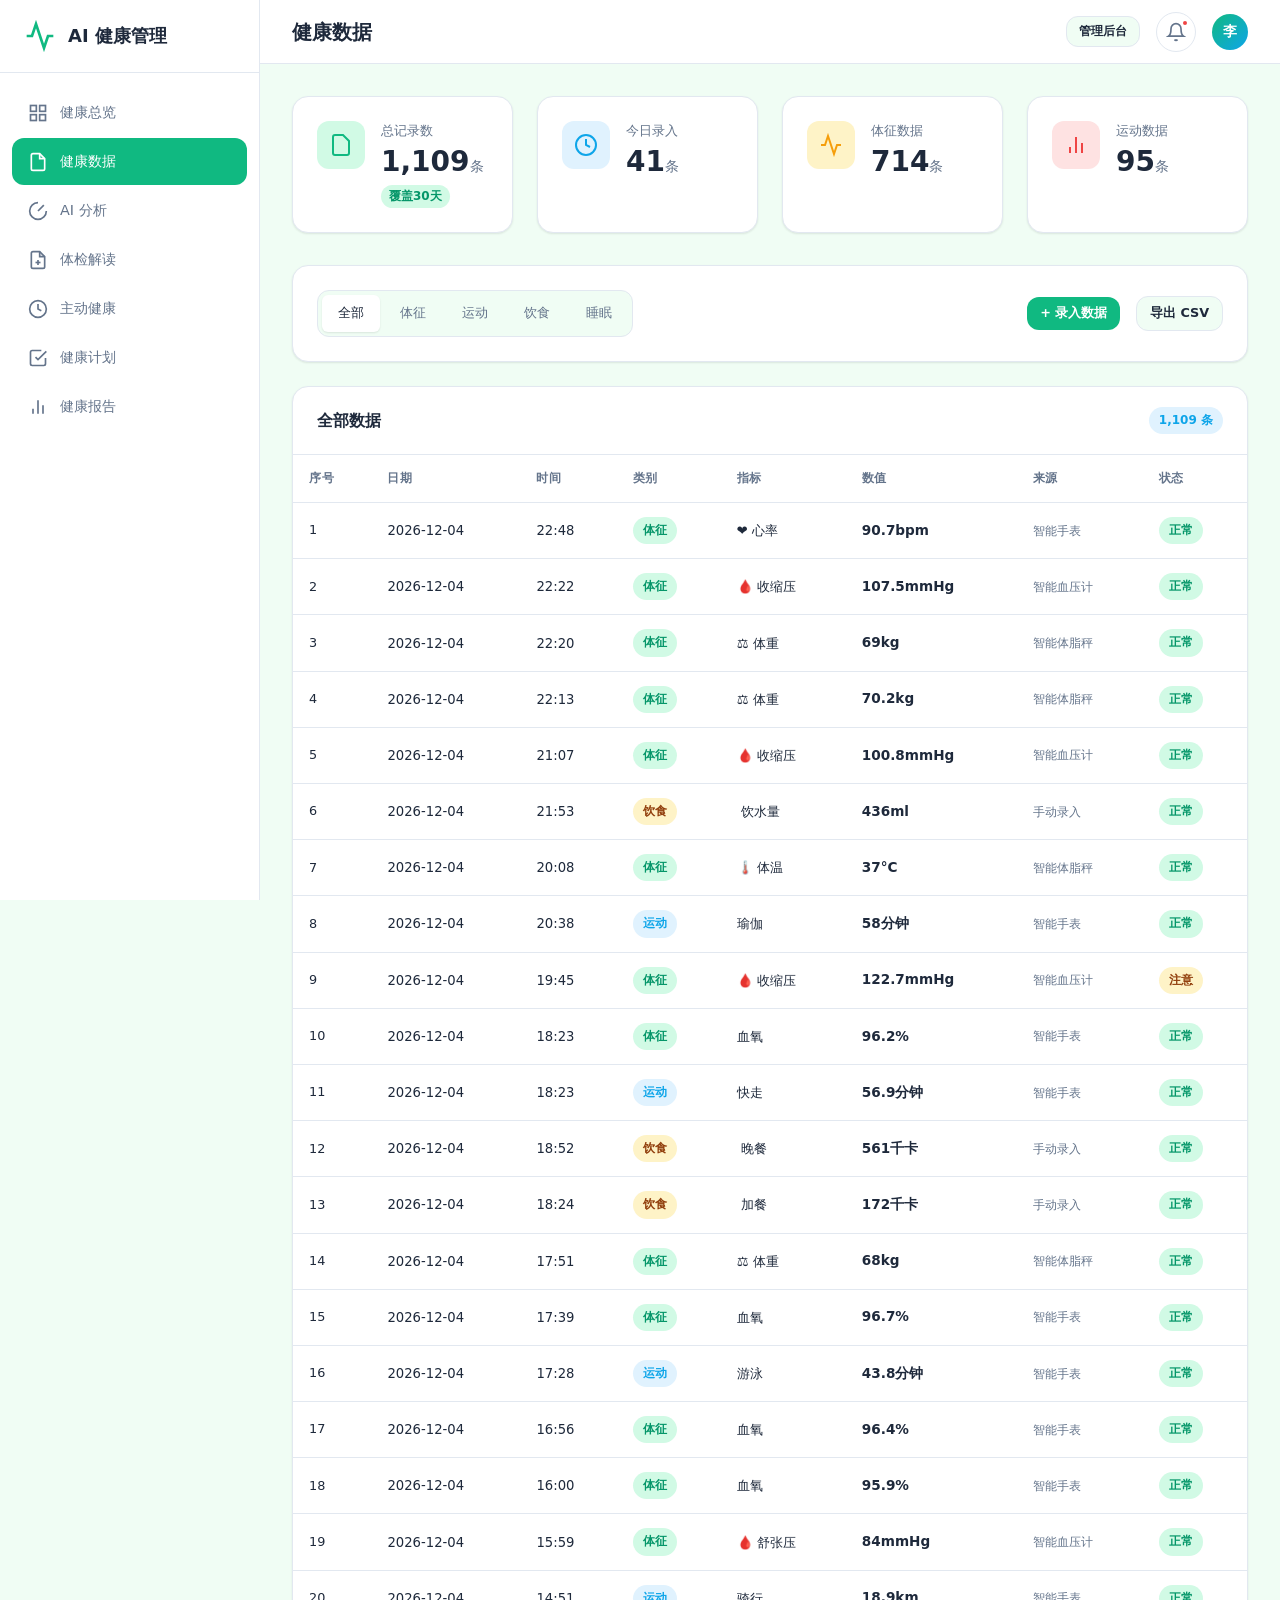
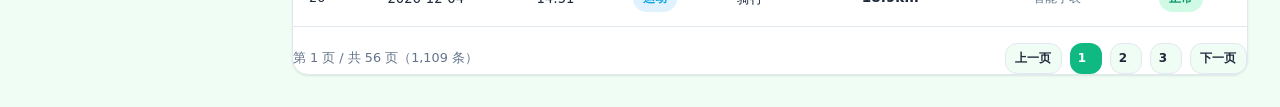
<file: health-data.html>
<!doctype html>
<html lang="zh-CN">
  <head>
    <meta charset="utf-8" />
    <meta name="viewport" content="width=device-width, initial-scale=1" />
    <title>健康数据 — AI 健康管理系统</title>
    <link rel="stylesheet" href="./theme.css" />
  </head>
  <body data-page-id="health-data">
    <a class="skip-link" href="#main-content">跳转到主要内容</a>
    <div class="app-layout">
      <aside class="sidebar">
        <div class="sidebar-brand">
          <svg viewBox="0 0 24 24" fill="none" stroke="currentColor" stroke-width="2"><path d="M22 12h-4l-3 9L9 3l-3 9H2"/></svg>
          <span>AI 健康管理</span>
        </div>
        <nav>
          <ul class="sidebar-nav">
            <li><a href="./index.html"><svg viewBox="0 0 24 24" fill="none" stroke="currentColor" stroke-width="2"><rect x="3" y="3" width="7" height="7"/><rect x="14" y="3" width="7" height="7"/><rect x="14" y="14" width="7" height="7"/><rect x="3" y="14" width="7" height="7"/></svg>健康总览</a></li>
            <li><a href="./health-data.html" class="active"><svg viewBox="0 0 24 24" fill="none" stroke="currentColor" stroke-width="2"><path d="M14 2H6a2 2 0 0 0-2 2v16a2 2 0 0 0 2 2h12a2 2 0 0 0 2-2V8z"/><polyline points="14 2 14 8 20 8"/></svg>健康数据</a></li>
            <li><a href="./ai-analysis.html"><svg viewBox="0 0 24 24" fill="none" stroke="currentColor" stroke-width="2"><path d="M12 2a10 10 0 1 0 10 10"/><path d="M12 12l7-7"/></svg>AI 分析</a></li>
            <li><a href="./health-checkup.html"><svg viewBox="0 0 24 24" fill="none" stroke="currentColor" stroke-width="2"><path d="M14 2H6a2 2 0 0 0-2 2v16a2 2 0 0 0 2 2h12a2 2 0 0 0 2-2V8z"/><polyline points="14 2 14 8 20 8"/><line x1="12" y1="18" x2="12" y2="12"/><line x1="9" y1="15" x2="15" y2="15"/></svg>体检解读</a></li>
            <li><a href="./proactive.html"><svg viewBox="0 0 24 24" fill="none" stroke="currentColor" stroke-width="2"><circle cx="12" cy="12" r="10"/><path d="M12 6v6l4 2"/></svg>主动健康</a></li>
            <li><a href="./health-plan.html"><svg viewBox="0 0 24 24" fill="none" stroke="currentColor" stroke-width="2"><path d="M9 11l3 3L22 4"/><path d="M21 12v7a2 2 0 0 1-2 2H5a2 2 0 0 1-2-2V5a2 2 0 0 1 2-2h11"/></svg>健康计划</a></li>
            <li><a href="./health-report.html"><svg viewBox="0 0 24 24" fill="none" stroke="currentColor" stroke-width="2"><line x1="18" y1="20" x2="18" y2="10"/><line x1="12" y1="20" x2="12" y2="4"/><line x1="6" y1="20" x2="6" y2="14"/></svg>健康报告</a></li>
          </ul>
        </nav>
      </aside>

      <div class="main-wrapper">
        <header class="top-header">
          <div class="header-left"><h1>健康数据</h1></div>
          <div class="header-right">
            <a href="./admin.html" class="btn btn-secondary" style="padding:0.3rem 0.75rem;font-size:0.75rem;">管理后台</a>
            <button class="header-icon-btn" aria-label="通知"><svg viewBox="0 0 24 24" fill="none" stroke="currentColor" stroke-width="2"><path d="M18 8A6 6 0 0 0 6 8c0 7-3 9-3 9h18s-3-2-3-9"/><path d="M13.73 21a2 2 0 0 1-3.46 0"/></svg><span class="notification-badge"></span></button>
            <div class="user-avatar">李</div>
          </div>
        </header>

        <main id="main-content" class="content-area" tabindex="-1">
          <!-- Stats -->
          <section class="stat-grid" id="data-stats"></section>

          <!-- Filters + Actions -->
          <section class="card" style="margin-bottom:1.5rem;">
            <div class="card-body" style="display:flex;align-items:center;gap:1rem;flex-wrap:wrap;">
              <div class="tab-group" id="category-tabs">
                <button class="tab-btn active" data-cat="全部">全部</button>
                <button class="tab-btn" data-cat="体征">体征</button>
                <button class="tab-btn" data-cat="运动">运动</button>
                <button class="tab-btn" data-cat="饮食">饮食</button>
                <button class="tab-btn" data-cat="睡眠">睡眠</button>
              </div>
              <div style="flex:1;"></div>
              <button class="btn btn-primary" id="add-data-btn" style="padding:0.4rem 0.8rem;font-size:0.8rem;">+ 录入数据</button>
              <button class="btn btn-secondary" id="export-data-btn" style="padding:0.4rem 0.8rem;font-size:0.8rem;"> 导出 CSV</button>
            </div>
          </section>

          <!-- Data Table -->
          <section class="card">
            <div class="card-header">
              <h3 id="table-title">全部数据</h3>
              <span id="record-count" class="badge badge-blue"></span>
            </div>
            <div style="overflow-x:auto;">
              <table class="data-table" id="data-table">
                <thead>
                  <tr><th>序号</th><th>日期</th><th>时间</th><th>类别</th><th>指标</th><th>数值</th><th>来源</th><th>状态</th></tr>
                </thead>
                <tbody id="data-tbody"></tbody>
              </table>
            </div>
            <div style="display:flex;justify-content:space-between;align-items:center;padding:1rem 0 0;flex-wrap:wrap;gap:0.5rem;">
              <span id="page-info" style="font-size:0.8rem;color:var(--color-muted-text);"></span>
              <div style="display:flex;gap:0.5rem;" id="pagination"></div>
            </div>
          </section>
        </main>
      </div>
    </div>

    <nav class="bottom-nav">
      <ul class="bottom-nav-list">
        <li><a href="./index.html"><svg viewBox="0 0 24 24" fill="none" stroke="currentColor" stroke-width="2"><rect x="3" y="3" width="7" height="7"/><rect x="14" y="3" width="7" height="7"/><rect x="14" y="14" width="7" height="7"/><rect x="3" y="14" width="7" height="7"/></svg>总览</a></li>
        <li><a href="./health-data.html" class="active"><svg viewBox="0 0 24 24" fill="none" stroke="currentColor" stroke-width="2"><path d="M14 2H6a2 2 0 0 0-2 2v16a2 2 0 0 0 2 2h12a2 2 0 0 0 2-2V8z"/><polyline points="14 2 14 8 20 8"/></svg>数据</a></li>
        <li><a href="./ai-analysis.html"><svg viewBox="0 0 24 24" fill="none" stroke="currentColor" stroke-width="2"><path d="M12 2a10 10 0 1 0 10 10"/><path d="M12 12l7-7"/></svg>AI分析</a></li>
        <li><a href="./health-checkup.html"><svg viewBox="0 0 24 24" fill="none" stroke="currentColor" stroke-width="2"><path d="M14 2H6a2 2 0 0 0-2 2v16a2 2 0 0 0 2 2h12a2 2 0 0 0 2-2V8z"/><polyline points="14 2 14 8 20 8"/></svg>体检</a></li>
        <li><a href="./health-plan.html"><svg viewBox="0 0 24 24" fill="none" stroke="currentColor" stroke-width="2"><path d="M9 11l3 3L22 4"/><path d="M21 12v7a2 2 0 0 1-2 2H5a2 2 0 0 1-2-2V5a2 2 0 0 1 2-2h11"/></svg>计划</a></li>
        <li><a href="./proactive.html"><svg viewBox="0 0 24 24" fill="none" stroke="currentColor" stroke-width="2"><circle cx="12" cy="12" r="10"/><path d="M12 6v6l4 2"/></svg>主动健康</a></li>
      </ul>
    </nav>

    <!-- Add Data Modal -->
    <div id="add-modal" style="display:none;position:fixed;inset:0;background:rgba(0,0,0,0.5);z-index:9999;justify-content:center;align-items:center;">
      <div style="background:#fff;border-radius:16px;padding:2rem;width:90%;max-width:500px;max-height:90vh;overflow-y:auto;">
        <div style="display:flex;justify-content:space-between;align-items:center;margin-bottom:1.5rem;">
          <h3 style="margin:0;">录入健康数据</h3>
          <button id="close-modal" style="background:none;border:none;font-size:1.5rem;cursor:pointer;">✕</button>
        </div>
        <div style="display:flex;flex-direction:column;gap:1rem;">
          <div class="form-group">
            <label class="form-label">类别</label>
            <select class="form-input" id="add-category"><option value="体征">体征</option><option value="运动">运动</option><option value="饮食">饮食</option><option value="睡眠">睡眠</option></select>
          </div>
          <div class="form-group"><label class="form-label">指标名称</label><input class="form-input" id="add-type" placeholder="如：心率、步数、早餐热量…" /></div>
          <div class="form-group"><label class="form-label">数值</label><input class="form-input" type="number" step="any" id="add-value" placeholder="如：72" /></div>
          <div class="form-group"><label class="form-label">单位</label><input class="form-input" id="add-unit" placeholder="如：bpm、km、千卡" /></div>
          <div class="form-group"><label class="form-label">来源</label><select class="form-input" id="add-device"><option>智能手表</option><option>智能血压计</option><option>智能体脂秤</option><option>手动录入</option></select></div>
          <div class="form-group"><label class="form-label">日期</label><input class="form-input" type="date" id="add-date" /></div>
          <div class="form-group"><label class="form-label">时间</label><input class="form-input" type="time" id="add-time" /></div>
          <button class="btn btn-primary" id="save-record" style="width:100%;justify-content:center;padding:0.75rem;">保存</button>
        </div>
      </div>
    </div>

    <script src="./data-store.js"></script>
    <script>
    const PAGE_SIZE = 20;
    let currentPage = 1;
    let currentCategory = '全部';
    let filteredData = [];

    function init() {
      const stats = DataStore.getStats();
      document.getElementById('data-stats').innerHTML = `
        <div class="card card-interactive stat-card"><div class="stat-icon green"><svg viewBox="0 0 24 24" fill="none" stroke="currentColor" stroke-width="2"><path d="M14 2H6a2 2 0 0 0-2 2v16a2 2 0 0 0 2 2h12a2 2 0 0 0 2-2V8z"/></svg></div><div class="stat-info"><div class="stat-label">总记录数</div><div class="stat-value">${stats.total.toLocaleString()}<span class="stat-unit">条</span></div><div class="stat-change up">覆盖${stats.days}天</div></div></div>
        <div class="card card-interactive stat-card"><div class="stat-icon blue"><svg viewBox="0 0 24 24" fill="none" stroke="currentColor" stroke-width="2"><circle cx="12" cy="12" r="10"/><path d="M12 6v6l4 2"/></svg></div><div class="stat-info"><div class="stat-label">今日录入</div><div class="stat-value">${stats.today}<span class="stat-unit">条</span></div></div></div>
        <div class="card card-interactive stat-card"><div class="stat-icon amber"><svg viewBox="0 0 24 24" fill="none" stroke="currentColor" stroke-width="2"><path d="M22 12h-4l-3 9L9 3l-3 9H2"/></svg></div><div class="stat-info"><div class="stat-label">体征数据</div><div class="stat-value">${stats.byCategory['体征'].toLocaleString()}<span class="stat-unit">条</span></div></div></div>
        <div class="card card-interactive stat-card"><div class="stat-icon red"><svg viewBox="0 0 24 24" fill="none" stroke="currentColor" stroke-width="2"><path d="M18 20V10M12 20V4M6 20v-6"/></svg></div><div class="stat-info"><div class="stat-label">运动数据</div><div class="stat-value">${stats.byCategory['运动'].toLocaleString()}<span class="stat-unit">条</span></div></div></div>`;

      document.getElementById('add-date').value = new Date().toISOString().split('T')[0];
      document.getElementById('add-time').value = new Date().toTimeString().slice(0,5);

      applyFilter();
    }

    function applyFilter() {
      filteredData = DataStore.filterByCategory(currentCategory);
      filteredData.sort((a, b) => b.timestamp - a.timestamp);
      document.getElementById('record-count').textContent = filteredData.length.toLocaleString() + ' 条';
      document.getElementById('table-title').textContent = currentCategory === '全部' ? '全部数据' : currentCategory + '数据';
      renderPage();
    }

    function renderPage() {
      const total = filteredData.length;
      const totalPages = Math.ceil(total / PAGE_SIZE);
      if (currentPage > totalPages) currentPage = totalPages || 1;
      const start = (currentPage - 1) * PAGE_SIZE;
      const pageData = filteredData.slice(start, start + PAGE_SIZE);
      const tbody = document.getElementById('data-tbody');
      tbody.innerHTML = pageData.map((r, i) => `
        <tr>
          <td style="font-size:0.8rem;">${start + i + 1}</td>
          <td style="font-size:0.825rem;">${r.date}</td>
          <td style="font-size:0.825rem;">${r.time}</td>
          <td><span class="badge ${r.category==='体征'?'badge-green':r.category==='运动'?'badge-blue':r.category==='饮食'?'badge-amber':'badge-purple'}">${r.category}</span></td>
          <td style="font-size:0.825rem;">${r.icon} ${r.type}</td>
          <td style="font-weight:600;font-size:0.85rem;">${r.value}${r.unit}</td>
          <td style="font-size:0.78rem;color:var(--color-muted-text);">${r.device}</td>
          <td>${r.status==='warning'?'<span class="badge badge-amber">注意</span>':'<span class="badge badge-green">正常</span>'}</td>
        </tr>`).join('');

      document.getElementById('page-info').textContent = `第 ${currentPage} 页 / 共 ${totalPages} 页（${total.toLocaleString()} 条）`;
      renderPagination(totalPages);
    }

    function renderPagination(totalPages) {
      const pg = document.getElementById('pagination');
      let html = `<button class="btn btn-secondary" style="padding:0.3rem 0.6rem;font-size:0.75rem;" ${currentPage<=1?'disabled':''} onclick="goPage(${currentPage-1})">上一页</button>`;
      const startP = Math.max(1, currentPage - 2);
      const endP = Math.min(totalPages, currentPage + 2);
      for (let i = startP; i <= endP; i++) {
        html += `<button class="btn ${i===currentPage?'btn-primary':'btn-secondary'}" style="padding:0.3rem 0.5rem;font-size:0.75rem;min-width:2rem;" onclick="goPage(${i})">${i}</button>`;
      }
      html += `<button class="btn btn-secondary" style="padding:0.3rem 0.6rem;font-size:0.75rem;" ${currentPage>=totalPages?'disabled':''} onclick="goPage(${currentPage+1})">下一页</button>`;
      pg.innerHTML = html;
    }

    window.goPage = function(p) { currentPage = p; renderPage(); window.scrollTo({top:300,behavior:'smooth'}); };

    // Category tabs
    document.querySelectorAll('#category-tabs .tab-btn').forEach(btn => {
      btn.addEventListener('click', function() {
        document.querySelectorAll('#category-tabs .tab-btn').forEach(b => b.classList.remove('active'));
        this.classList.add('active');
        currentCategory = this.dataset.cat;
        currentPage = 1;
        applyFilter();
      });
    });

    // Add data modal
    document.getElementById('add-data-btn').addEventListener('click', () => { document.getElementById('add-modal').style.display = 'flex'; });
    document.getElementById('close-modal').addEventListener('click', () => { document.getElementById('add-modal').style.display = 'none'; });
    document.getElementById('add-modal').addEventListener('click', function(e) { if (e.target === this) this.style.display = 'none'; });

    document.getElementById('save-record').addEventListener('click', function() {
      const type = document.getElementById('add-type').value.trim();
      const value = document.getElementById('add-value').value;
      if (!type || !value) { alert('请填写指标名称和数值'); return; }
      const record = {
        date: document.getElementById('add-date').value || new Date().toISOString().split('T')[0],
        time: document.getElementById('add-time').value || new Date().toTimeString().slice(0,5),
        category: document.getElementById('add-category').value,
        type, value: parseFloat(value), unit: document.getElementById('add-unit').value || '',
        icon: '', device: document.getElementById('add-device').value,
        status: 'normal'
      };
      DataStore.addRecord(record);
      document.getElementById('add-modal').style.display = 'none';
      document.getElementById('add-type').value = '';
      document.getElementById('add-value').value = '';
      document.getElementById('add-unit').value = '';
      alert('✅ 数据录入成功！');
      applyFilter();
    });

    // Export CSV
    document.getElementById('export-data-btn').addEventListener('click', function() {
      const data = currentCategory === '全部' ? DataStore.load() : DataStore.filterByCategory(currentCategory);
      let csv = '\uFEFF序号,日期,时间,类别,指标,数值,单位,来源,状态\n';
      data.forEach((r, i) => {
        csv += `${i+1},${r.date},${r.time},${r.category},${r.type},${r.value},${r.unit},${r.device},${r.status}\n`;
      });
      const blob = new Blob([csv], { type: 'text/csv;charset=utf-8;' });
      const link = document.createElement('a');
      link.href = URL.createObjectURL(blob);
      link.download = `健康数据_${currentCategory}_${new Date().toISOString().split('T')[0]}.csv`;
      link.click();
      URL.revokeObjectURL(link.href);
    });

    init();
    </script>
  </body>
</html>
</file>
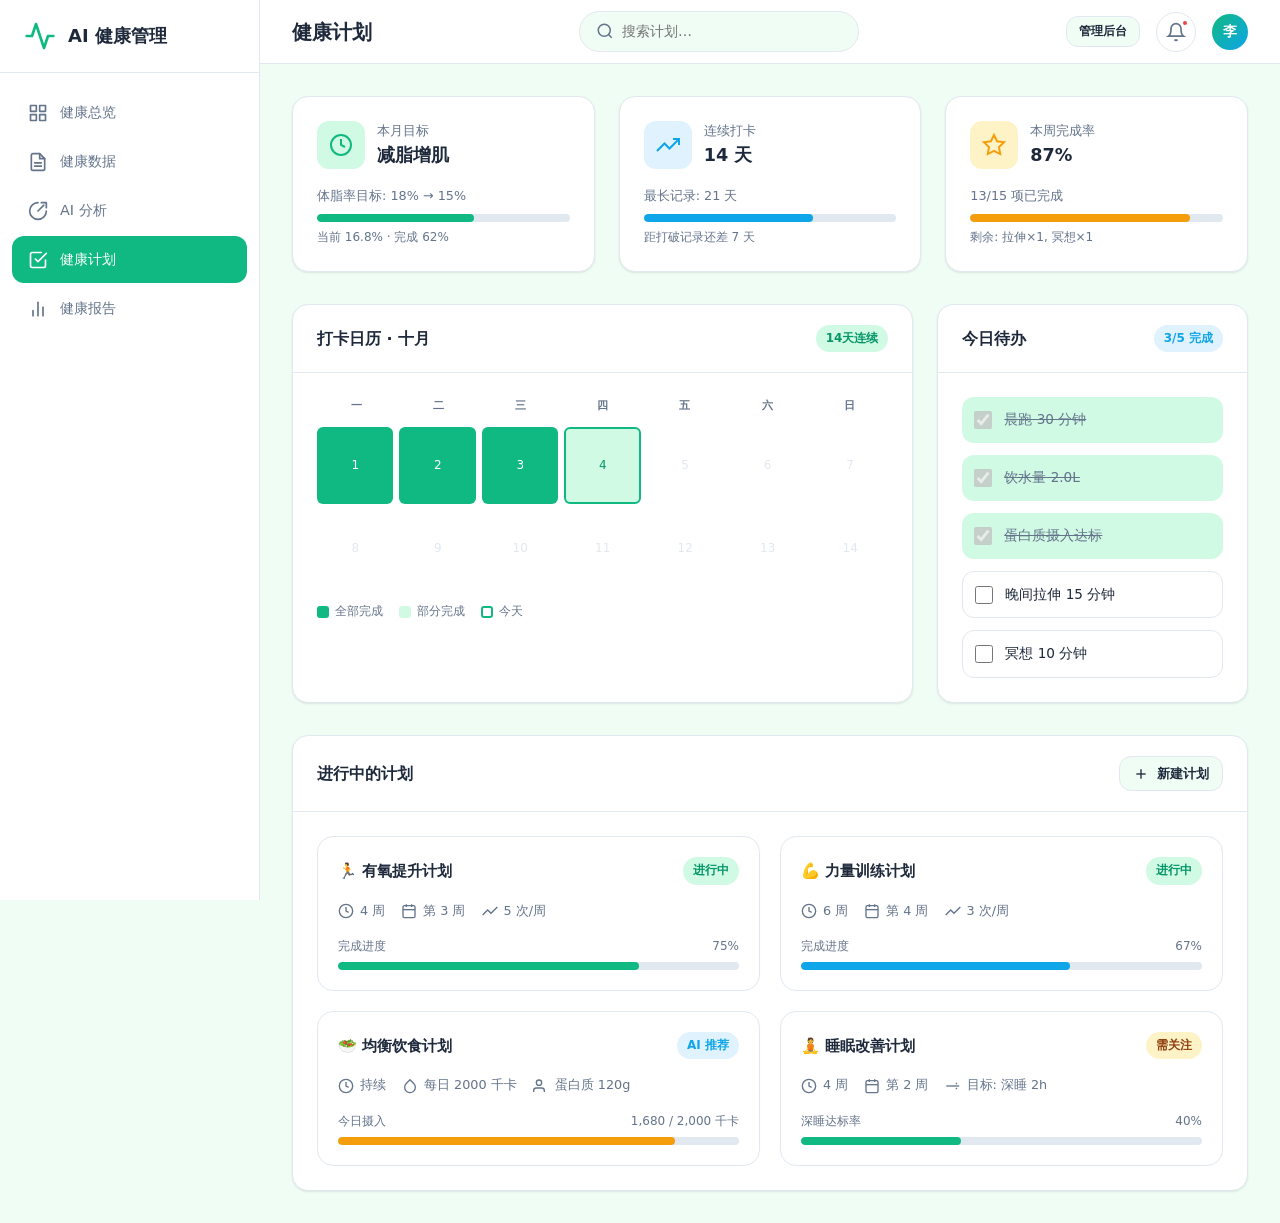
<file: health-plan.html>
<!doctype html>
<html lang="zh-CN">
  <head>
    <meta charset="utf-8" />
    <meta name="viewport" content="width=device-width, initial-scale=1" />
    <title>健康计划 — AI 健康管理系统</title>
    <link rel="stylesheet" href="./theme.css" />
  </head>
  <body data-page-id="health-plan">
    <a class="skip-link" href="#main-content">跳转到主要内容</a>
    <div class="app-layout">
      <aside class="sidebar">
        <div class="sidebar-brand">
          <svg viewBox="0 0 24 24" fill="none" stroke="currentColor" stroke-width="2" stroke-linecap="round" stroke-linejoin="round"><path d="M22 12h-4l-3 9L9 3l-3 9H2"/></svg>
          <span>AI 健康管理</span>
        </div>
        <nav>
          <ul class="sidebar-nav">
            <li><a href="./index.html"><svg viewBox="0 0 24 24" fill="none" stroke="currentColor" stroke-width="2" stroke-linecap="round" stroke-linejoin="round"><rect x="3" y="3" width="7" height="7"/><rect x="14" y="3" width="7" height="7"/><rect x="14" y="14" width="7" height="7"/><rect x="3" y="14" width="7" height="7"/></svg>健康总览</a></li>
            <li><a href="./health-data.html"><svg viewBox="0 0 24 24" fill="none" stroke="currentColor" stroke-width="2" stroke-linecap="round" stroke-linejoin="round"><path d="M14 2H6a2 2 0 0 0-2 2v16a2 2 0 0 0 2 2h12a2 2 0 0 0 2-2V8z"/><polyline points="14 2 14 8 20 8"/><line x1="16" y1="13" x2="8" y2="13"/><line x1="16" y1="17" x2="8" y2="17"/></svg>健康数据</a></li>
            <li><a href="./ai-analysis.html"><svg viewBox="0 0 24 24" fill="none" stroke="currentColor" stroke-width="2" stroke-linecap="round" stroke-linejoin="round"><path d="M12 2a10 10 0 1 0 10 10"/><path d="M12 12l7-7"/><path d="M16 2h6v6"/></svg>AI 分析</a></li>
            <li><a href="./health-plan.html" class="active"><svg viewBox="0 0 24 24" fill="none" stroke="currentColor" stroke-width="2" stroke-linecap="round" stroke-linejoin="round"><path d="M9 11l3 3L22 4"/><path d="M21 12v7a2 2 0 0 1-2 2H5a2 2 0 0 1-2-2V5a2 2 0 0 1 2-2h11"/></svg>健康计划</a></li>
            <li><a href="./health-report.html"><svg viewBox="0 0 24 24" fill="none" stroke="currentColor" stroke-width="2" stroke-linecap="round" stroke-linejoin="round"><line x1="18" y1="20" x2="18" y2="10"/><line x1="12" y1="20" x2="12" y2="4"/><line x1="6" y1="20" x2="6" y2="14"/></svg>健康报告</a></li>
          </ul>
        </nav>
      </aside>

      <div class="main-wrapper">
        <header class="top-header">
          <div class="header-left">
            <h1>健康计划</h1>
          </div>
          <div class="header-search">
            <svg viewBox="0 0 24 24" fill="none" stroke="currentColor" stroke-width="2"><circle cx="11" cy="11" r="8"/><line x1="21" y1="21" x2="16.65" y2="16.65"/></svg>
            <input type="search" placeholder="搜索计划…" />
          </div>
          <div class="header-right">
            <a href="./admin.html" class="btn btn-secondary" style="padding:0.3rem 0.75rem;font-size:0.75rem;">管理后台</a>
            <button class="header-icon-btn" aria-label="通知">
              <svg viewBox="0 0 24 24" fill="none" stroke="currentColor" stroke-width="2"><path d="M18 8A6 6 0 0 0 6 8c0 7-3 9-3 9h18s-3-2-3-9"/><path d="M13.73 21a2 2 0 0 1-3.46 0"/></svg>
              <span class="notification-badge"></span>
            </button>
            <div class="user-avatar">李</div>
          </div>
        </header>

        <main id="main-content" class="content-area" tabindex="-1">
          <!-- Goal Overview -->
          <section class="stat-grid" style="grid-template-columns: repeat(3, 1fr); margin-bottom: 2rem;">
            <div class="card card-interactive" style="padding:1.5rem;">
              <div style="display:flex;align-items:center;gap:0.75rem;margin-bottom:1rem;">
                <div class="stat-icon green">
                  <svg viewBox="0 0 24 24" fill="none" stroke="currentColor" stroke-width="2"><circle cx="12" cy="12" r="10"/><polyline points="12 6 12 12 16 14"/></svg>
                </div>
                <div>
                  <div style="font-size:0.8rem;color:var(--color-muted-text);">本月目标</div>
                  <div style="font-size:1.1rem;font-weight:700;">减脂增肌</div>
                </div>
              </div>
              <div style="font-size:0.8rem;color:var(--color-muted-text);margin-bottom:0.5rem;">体脂率目标: 18% → 15%</div>
              <div class="progress-bar"><div class="progress-fill green" style="width: 62%;"></div></div>
              <div style="font-size:0.75rem;color:var(--color-muted-text);margin-top:0.375rem;">当前 16.8% · 完成 62%</div>
            </div>
            <div class="card card-interactive" style="padding:1.5rem;">
              <div style="display:flex;align-items:center;gap:0.75rem;margin-bottom:1rem;">
                <div class="stat-icon blue">
                  <svg viewBox="0 0 24 24" fill="none" stroke="currentColor" stroke-width="2"><polyline points="23 6 13.5 15.5 8.5 10.5 1 18"/><polyline points="17 6 23 6 23 12"/></svg>
                </div>
                <div>
                  <div style="font-size:0.8rem;color:var(--color-muted-text);">连续打卡</div>
                  <div style="font-size:1.1rem;font-weight:700;">14 天</div>
                </div>
              </div>
              <div style="font-size:0.8rem;color:var(--color-muted-text);margin-bottom:0.5rem;">最长记录: 21 天</div>
              <div class="progress-bar"><div class="progress-fill blue" style="width: 67%;"></div></div>
              <div style="font-size:0.75rem;color:var(--color-muted-text);margin-top:0.375rem;">距打破记录还差 7 天</div>
            </div>
            <div class="card card-interactive" style="padding:1.5rem;">
              <div style="display:flex;align-items:center;gap:0.75rem;margin-bottom:1rem;">
                <div class="stat-icon amber">
                  <svg viewBox="0 0 24 24" fill="none" stroke="currentColor" stroke-width="2"><path d="M12 2l3.09 6.26L22 9.27l-5 4.87 1.18 6.88L12 17.77l-6.18 3.25L7 14.14 2 9.27l6.91-1.01L12 2z"/></svg>
                </div>
                <div>
                  <div style="font-size:0.8rem;color:var(--color-muted-text);">本周完成率</div>
                  <div style="font-size:1.1rem;font-weight:700;">87%</div>
                </div>
              </div>
              <div style="font-size:0.8rem;color:var(--color-muted-text);margin-bottom:0.5rem;">13/15 项已完成</div>
              <div class="progress-bar"><div class="progress-fill amber" style="width: 87%;"></div></div>
              <div style="font-size:0.75rem;color:var(--color-muted-text);margin-top:0.375rem;">剩余: 拉伸×1, 冥想×1</div>
            </div>
          </section>

          <!-- Checkin Calendar + Plans -->
          <section class="grid-3" style="margin-bottom:2rem;">
            <div class="card">
              <div class="card-header">
                <h3>打卡日历 · 十月</h3>
                <span class="badge badge-green">14天连续</span>
              </div>
              <div class="card-body">
                <div style="display:grid;grid-template-columns:repeat(7,1fr);gap:4px;text-align:center;margin-bottom:0.75rem;">
                  <span style="font-size:0.7rem;color:var(--color-muted-text);font-weight:600;">一</span>
                  <span style="font-size:0.7rem;color:var(--color-muted-text);font-weight:600;">二</span>
                  <span style="font-size:0.7rem;color:var(--color-muted-text);font-weight:600;">三</span>
                  <span style="font-size:0.7rem;color:var(--color-muted-text);font-weight:600;">四</span>
                  <span style="font-size:0.7rem;color:var(--color-muted-text);font-weight:600;">五</span>
                  <span style="font-size:0.7rem;color:var(--color-muted-text);font-weight:600;">六</span>
                  <span style="font-size:0.7rem;color:var(--color-muted-text);font-weight:600;">日</span>
                </div>
                <div class="checkin-grid">
                  <div class="checkin-day done">1</div>
                  <div class="checkin-day done">2</div>
                  <div class="checkin-day done">3</div>
                  <div class="checkin-day today partial">4</div>
                  <div class="checkin-day" style="background:transparent;color:var(--color-border);">5</div>
                  <div class="checkin-day" style="background:transparent;color:var(--color-border);">6</div>
                  <div class="checkin-day" style="background:transparent;color:var(--color-border);">7</div>
                  <div class="checkin-day" style="background:transparent;color:var(--color-border);">8</div>
                  <div class="checkin-day" style="background:transparent;color:var(--color-border);">9</div>
                  <div class="checkin-day" style="background:transparent;color:var(--color-border);">10</div>
                  <div class="checkin-day" style="background:transparent;color:var(--color-border);">11</div>
                  <div class="checkin-day" style="background:transparent;color:var(--color-border);">12</div>
                  <div class="checkin-day" style="background:transparent;color:var(--color-border);">13</div>
                  <div class="checkin-day" style="background:transparent;color:var(--color-border);">14</div>
                </div>
                <div style="display:flex;gap:1rem;margin-top:1rem;font-size:0.75rem;color:var(--color-muted-text);">
                  <span style="display:flex;align-items:center;gap:0.375rem;"><span style="width:12px;height:12px;border-radius:3px;background:var(--color-primary);"></span>全部完成</span>
                  <span style="display:flex;align-items:center;gap:0.375rem;"><span style="width:12px;height:12px;border-radius:3px;background:var(--color-primary-light);"></span>部分完成</span>
                  <span style="display:flex;align-items:center;gap:0.375rem;"><span style="width:12px;height:12px;border-radius:3px;border:2px solid var(--color-primary);"></span>今天</span>
                </div>
              </div>
            </div>

            <div class="card">
              <div class="card-header">
                <h3>今日待办</h3>
                <span class="badge badge-blue">3/5 完成</span>
              </div>
              <div class="card-body" style="display:flex;flex-direction:column;gap:0.75rem;">
                <label style="display:flex;align-items:center;gap:0.75rem;padding:0.75rem;border-radius:var(--radius-md);background:var(--color-primary-light);font-size:0.85rem;cursor:pointer;">
                  <input type="checkbox" checked disabled style="width:18px;height:18px;accent-color:var(--color-primary);" />
                  <span style="text-decoration:line-through;color:var(--color-muted-text);">晨跑 30 分钟</span>
                </label>
                <label style="display:flex;align-items:center;gap:0.75rem;padding:0.75rem;border-radius:var(--radius-md);background:var(--color-primary-light);font-size:0.85rem;cursor:pointer;">
                  <input type="checkbox" checked disabled style="width:18px;height:18px;accent-color:var(--color-primary);" />
                  <span style="text-decoration:line-through;color:var(--color-muted-text);">饮水量 2.0L</span>
                </label>
                <label style="display:flex;align-items:center;gap:0.75rem;padding:0.75rem;border-radius:var(--radius-md);background:var(--color-primary-light);font-size:0.85rem;cursor:pointer;">
                  <input type="checkbox" checked disabled style="width:18px;height:18px;accent-color:var(--color-primary);" />
                  <span style="text-decoration:line-through;color:var(--color-muted-text);">蛋白质摄入达标</span>
                </label>
                <label style="display:flex;align-items:center;gap:0.75rem;padding:0.75rem;border-radius:var(--radius-md);background:var(--color-surface);border:1px solid var(--color-border);font-size:0.85rem;cursor:pointer;">
                  <input type="checkbox" style="width:18px;height:18px;accent-color:var(--color-primary);" />
                  <span>晚间拉伸 15 分钟</span>
                </label>
                <label style="display:flex;align-items:center;gap:0.75rem;padding:0.75rem;border-radius:var(--radius-md);background:var(--color-surface);border:1px solid var(--color-border);font-size:0.85rem;cursor:pointer;">
                  <input type="checkbox" style="width:18px;height:18px;accent-color:var(--color-primary);" />
                  <span>冥想 10 分钟</span>
                </label>
              </div>
            </div>
          </section>

          <!-- Active Plans -->
          <section class="card">
            <div class="card-header">
              <h3>进行中的计划</h3>
              <button class="btn btn-secondary" style="padding:0.4rem 0.8rem;font-size:0.8rem;">
                <svg viewBox="0 0 24 24" fill="none" stroke="currentColor" stroke-width="2" style="width:16px;height:16px;"><line x1="12" y1="5" x2="12" y2="19"/><line x1="5" y1="12" x2="19" y2="12"/></svg>
                新建计划
              </button>
            </div>
            <div class="card-body" style="display:grid;grid-template-columns:repeat(2, 1fr);gap:1.25rem;">
              <div class="plan-card">
                <div class="plan-card-header">
                  <h4>🏃 有氧提升计划</h4>
                  <span class="badge badge-green">进行中</span>
                </div>
                <div class="plan-meta">
                  <span><svg viewBox="0 0 24 24" fill="none" stroke="currentColor" stroke-width="2"><circle cx="12" cy="12" r="10"/><path d="M12 6v6l4 2"/></svg>4 周</span>
                  <span><svg viewBox="0 0 24 24" fill="none" stroke="currentColor" stroke-width="2"><rect x="3" y="4" width="18" height="18" rx="2" ry="2"/><line x1="16" y1="2" x2="16" y2="6"/><line x1="8" y1="2" x2="8" y2="6"/><line x1="3" y1="10" x2="21" y2="10"/></svg>第 3 周</span>
                  <span><svg viewBox="0 0 24 24" fill="none" stroke="currentColor" stroke-width="2"><polyline points="23 6 13.5 15.5 8.5 10.5 1 18"/></svg>5 次/周</span>
                </div>
                <div class="plan-progress">
                  <div class="plan-progress-label"><span>完成进度</span><span>75%</span></div>
                  <div class="progress-bar"><div class="progress-fill green" style="width: 75%;"></div></div>
                </div>
              </div>
              <div class="plan-card">
                <div class="plan-card-header">
                  <h4>💪 力量训练计划</h4>
                  <span class="badge badge-green">进行中</span>
                </div>
                <div class="plan-meta">
                  <span><svg viewBox="0 0 24 24" fill="none" stroke="currentColor" stroke-width="2"><circle cx="12" cy="12" r="10"/><path d="M12 6v6l4 2"/></svg>6 周</span>
                  <span><svg viewBox="0 0 24 24" fill="none" stroke="currentColor" stroke-width="2"><rect x="3" y="4" width="18" height="18" rx="2" ry="2"/><line x1="16" y1="2" x2="16" y2="6"/><line x1="8" y1="2" x2="8" y2="6"/><line x1="3" y1="10" x2="21" y2="10"/></svg>第 4 周</span>
                  <span><svg viewBox="0 0 24 24" fill="none" stroke="currentColor" stroke-width="2"><polyline points="23 6 13.5 15.5 8.5 10.5 1 18"/></svg>3 次/周</span>
                </div>
                <div class="plan-progress">
                  <div class="plan-progress-label"><span>完成进度</span><span>67%</span></div>
                  <div class="progress-bar"><div class="progress-fill blue" style="width: 67%;"></div></div>
                </div>
              </div>
              <div class="plan-card">
                <div class="plan-card-header">
                  <h4>🥗 均衡饮食计划</h4>
                  <span class="badge badge-blue">AI 推荐</span>
                </div>
                <div class="plan-meta">
                  <span><svg viewBox="0 0 24 24" fill="none" stroke="currentColor" stroke-width="2"><circle cx="12" cy="12" r="10"/><path d="M12 6v6l4 2"/></svg>持续</span>
                  <span><svg viewBox="0 0 24 24" fill="none" stroke="currentColor" stroke-width="2"><path d="M12 2.69l5.66 5.66a8 8 0 1 1-11.31 0z"/></svg>每日 2000 千卡</span>
                  <span><svg viewBox="0 0 24 24" fill="none" stroke="currentColor" stroke-width="2"><path d="M17 21v-2a4 4 0 0 0-4-4H5a4 4 0 0 0-4 4v2"/><circle cx="9" cy="7" r="4"/></svg>蛋白质 120g</span>
                </div>
                <div class="plan-progress">
                  <div class="plan-progress-label"><span>今日摄入</span><span>1,680 / 2,000 千卡</span></div>
                  <div class="progress-bar"><div class="progress-fill amber" style="width: 84%;"></div></div>
                </div>
              </div>
              <div class="plan-card">
                <div class="plan-card-header">
                  <h4>🧘 睡眠改善计划</h4>
                  <span class="badge badge-amber">需关注</span>
                </div>
                <div class="plan-meta">
                  <span><svg viewBox="0 0 24 24" fill="none" stroke="currentColor" stroke-width="2"><circle cx="12" cy="12" r="10"/><path d="M12 6v6l4 2"/></svg>4 周</span>
                  <span><svg viewBox="0 0 24 24" fill="none" stroke="currentColor" stroke-width="2"><rect x="3" y="4" width="18" height="18" rx="2" ry="2"/><line x1="16" y1="2" x2="16" y2="6"/><line x1="8" y1="2" x2="8" y2="6"/><line x1="3" y1="10" x2="21" y2="10"/></svg>第 2 周</span>
                  <span><svg viewBox="0 0 24 24" fill="none" stroke="currentColor" stroke-width="2"><path d="M17.86 7.46l-1.42 1.42"/><path d="M2 12h19.3"/><path d="M17.86 16.54l-1.42-1.42"/></svg>目标: 深睡 2h</span>
                </div>
                <div class="plan-progress">
                  <div class="plan-progress-label"><span>深睡达标率</span><span>40%</span></div>
                  <div class="progress-bar"><div class="progress-fill green" style="width: 40%;"></div></div>
                </div>
              </div>
            </div>
          </section>
        </main>
      </div>
    </div>

    <nav class="bottom-nav">
      <ul class="bottom-nav-list">
        <li><a href="./index.html"><svg viewBox="0 0 24 24" fill="none" stroke="currentColor" stroke-width="2"><rect x="3" y="3" width="7" height="7"/><rect x="14" y="3" width="7" height="7"/><rect x="14" y="14" width="7" height="7"/><rect x="3" y="14" width="7" height="7"/></svg>总览</a></li>
        <li><a href="./health-data.html"><svg viewBox="0 0 24 24" fill="none" stroke="currentColor" stroke-width="2"><path d="M14 2H6a2 2 0 0 0-2 2v16a2 2 0 0 0 2 2h12a2 2 0 0 0 2-2V8z"/><polyline points="14 2 14 8 20 8"/></svg>数据</a></li>
        <li><a href="./ai-analysis.html"><svg viewBox="0 0 24 24" fill="none" stroke="currentColor" stroke-width="2"><path d="M12 2a10 10 0 1 0 10 10"/><path d="M12 12l7-7"/></svg>AI分析</a></li>
        <li><a href="./health-plan.html" class="active"><svg viewBox="0 0 24 24" fill="none" stroke="currentColor" stroke-width="2"><path d="M9 11l3 3L22 4"/><path d="M21 12v7a2 2 0 0 1-2 2H5a2 2 0 0 1-2-2V5a2 2 0 0 1 2-2h11"/></svg>计划</a></li>
        <li><a href="./health-report.html"><svg viewBox="0 0 24 24" fill="none" stroke="currentColor" stroke-width="2"><line x1="18" y1="20" x2="18" y2="10"/><line x1="12" y1="20" x2="12" y2="4"/><line x1="6" y1="20" x2="6" y2="14"/></svg>报告</a></li>
      </ul>
    </nav>
  <script src="./app.js"></script>
  </body>
</html>
</file>
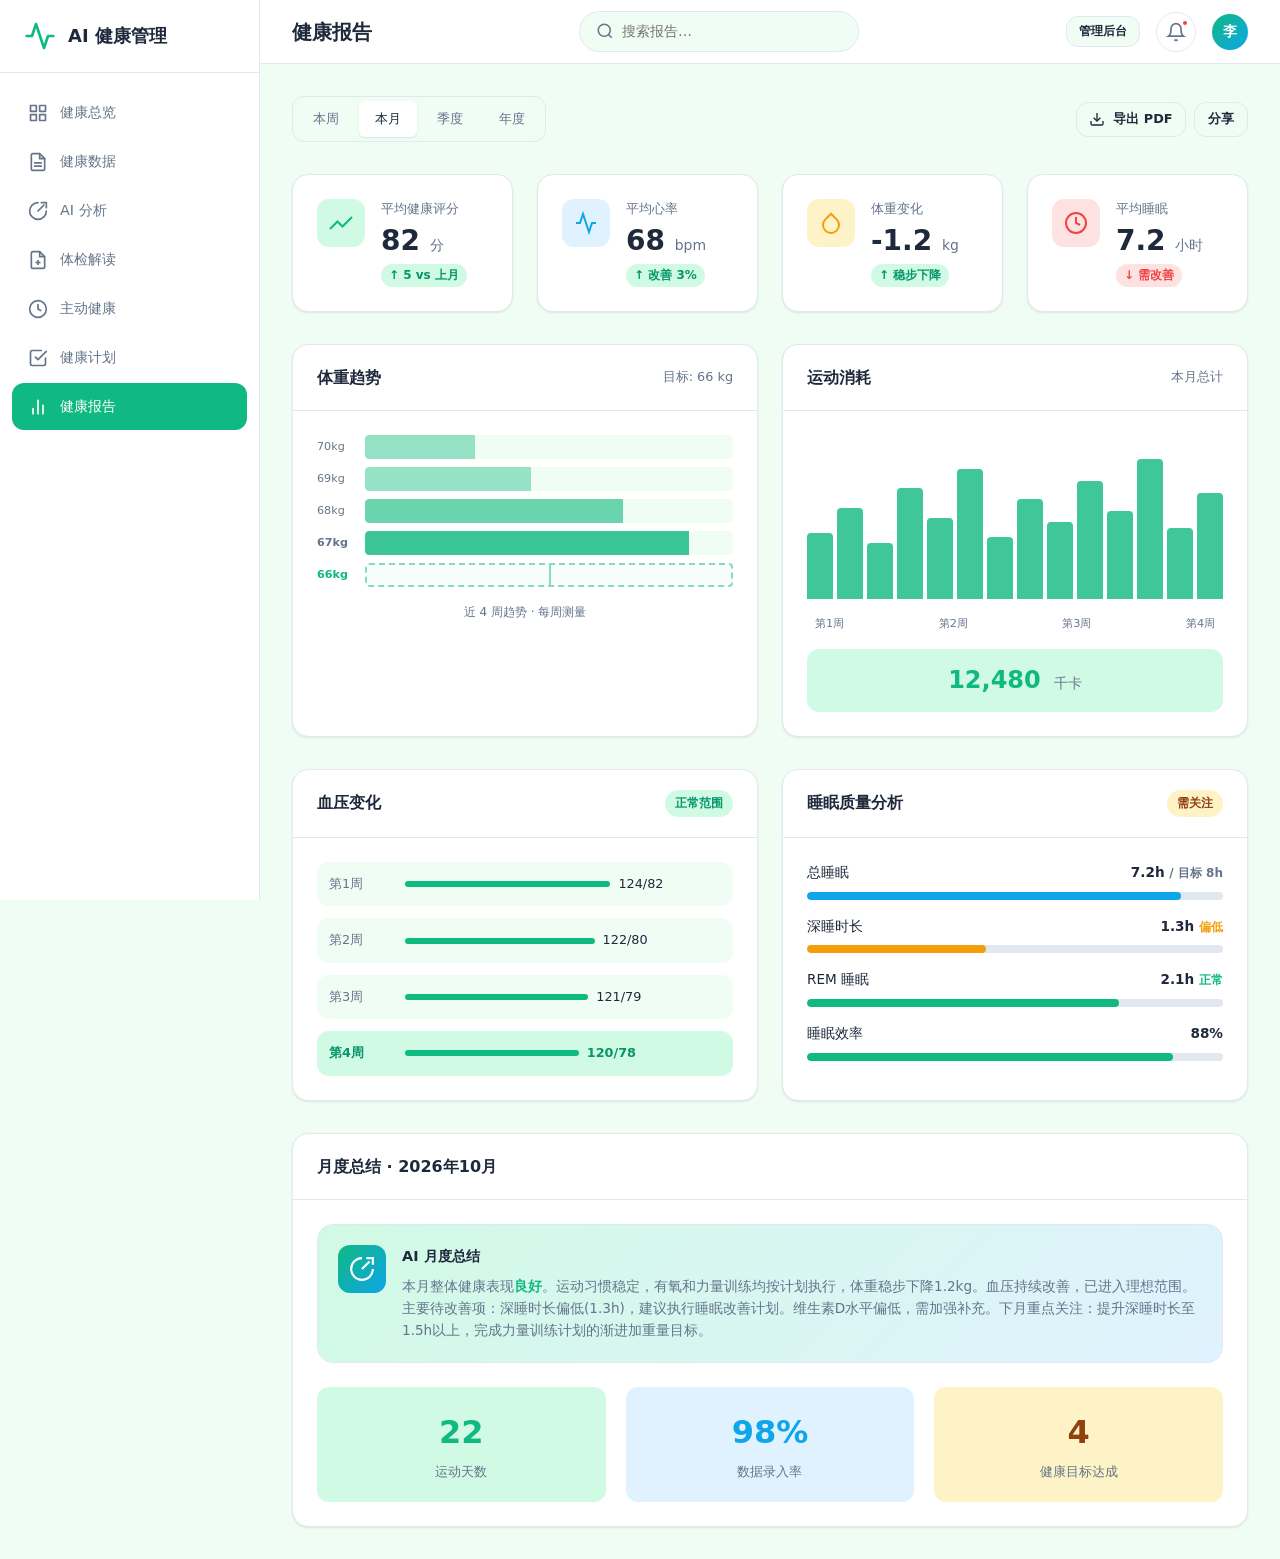
<file: health-report.html>
<!doctype html>
<html lang="zh-CN">
  <head>
    <meta charset="utf-8" />
    <meta name="viewport" content="width=device-width, initial-scale=1" />
    <title>健康报告 — AI 健康管理系统</title>
    <link rel="stylesheet" href="./theme.css" />
  </head>
  <body data-page-id="health-report">
    <a class="skip-link" href="#main-content">跳转到主要内容</a>
    <div class="app-layout">
      <aside class="sidebar">
        <div class="sidebar-brand">
          <svg viewBox="0 0 24 24" fill="none" stroke="currentColor" stroke-width="2" stroke-linecap="round" stroke-linejoin="round"><path d="M22 12h-4l-3 9L9 3l-3 9H2"/></svg>
          <span>AI 健康管理</span>
        </div>
        <nav>
          <ul class="sidebar-nav">
            <li><a href="./index.html"><svg viewBox="0 0 24 24" fill="none" stroke="currentColor" stroke-width="2" stroke-linecap="round" stroke-linejoin="round"><rect x="3" y="3" width="7" height="7"/><rect x="14" y="3" width="7" height="7"/><rect x="14" y="14" width="7" height="7"/><rect x="3" y="14" width="7" height="7"/></svg>健康总览</a></li>
            <li><a href="./health-data.html"><svg viewBox="0 0 24 24" fill="none" stroke="currentColor" stroke-width="2" stroke-linecap="round" stroke-linejoin="round"><path d="M14 2H6a2 2 0 0 0-2 2v16a2 2 0 0 0 2 2h12a2 2 0 0 0 2-2V8z"/><polyline points="14 2 14 8 20 8"/><line x1="16" y1="13" x2="8" y2="13"/><line x1="16" y1="17" x2="8" y2="17"/></svg>健康数据</a></li>
            <li><a href="./ai-analysis.html"><svg viewBox="0 0 24 24" fill="none" stroke="currentColor" stroke-width="2" stroke-linecap="round" stroke-linejoin="round"><path d="M12 2a10 10 0 1 0 10 10"/><path d="M12 12l7-7"/><path d="M16 2h6v6"/></svg>AI 分析</a></li>
            <li><a href="./health-checkup.html"><svg viewBox="0 0 24 24" fill="none" stroke="currentColor" stroke-width="2"><path d="M14 2H6a2 2 0 0 0-2 2v16a2 2 0 0 0 2 2h12a2 2 0 0 0 2-2V8z"/><polyline points="14 2 14 8 20 8"/><line x1="12" y1="18" x2="12" y2="12"/><line x1="9" y1="15" x2="15" y2="15"/></svg>体检解读</a></li>
            <li><a href="./proactive.html"><svg viewBox="0 0 24 24" fill="none" stroke="currentColor" stroke-width="2"><circle cx="12" cy="12" r="10"/><path d="M12 6v6l4 2"/></svg>主动健康</a></li>
            <li><a href="./health-plan.html"><svg viewBox="0 0 24 24" fill="none" stroke="currentColor" stroke-width="2" stroke-linecap="round" stroke-linejoin="round"><path d="M9 11l3 3L22 4"/><path d="M21 12v7a2 2 0 0 1-2 2H5a2 2 0 0 1-2-2V5a2 2 0 0 1 2-2h11"/></svg>健康计划</a></li>
            <li><a href="./health-report.html" class="active"><svg viewBox="0 0 24 24" fill="none" stroke="currentColor" stroke-width="2" stroke-linecap="round" stroke-linejoin="round"><line x1="18" y1="20" x2="18" y2="10"/><line x1="12" y1="20" x2="12" y2="4"/><line x1="6" y1="20" x2="6" y2="14"/></svg>健康报告</a></li>
          </ul>
        </nav>
      </aside>

      <div class="main-wrapper">
        <header class="top-header">
          <div class="header-left">
            <h1>健康报告</h1>
          </div>
          <div class="header-search">
            <svg viewBox="0 0 24 24" fill="none" stroke="currentColor" stroke-width="2"><circle cx="11" cy="11" r="8"/><line x1="21" y1="21" x2="16.65" y2="16.65"/></svg>
            <input type="search" placeholder="搜索报告…" />
          </div>
          <div class="header-right">
            <a href="./admin.html" class="btn btn-secondary" style="padding:0.3rem 0.75rem;font-size:0.75rem;">管理后台</a>
            <button class="header-icon-btn" aria-label="通知">
              <svg viewBox="0 0 24 24" fill="none" stroke="currentColor" stroke-width="2"><path d="M18 8A6 6 0 0 0 6 8c0 7-3 9-3 9h18s-3-2-3-9"/><path d="M13.73 21a2 2 0 0 1-3.46 0"/></svg>
              <span class="notification-badge"></span>
            </button>
            <div class="user-avatar">李</div>
          </div>
        </header>

        <main id="main-content" class="content-area" tabindex="-1">
          <!-- Time Range Selector -->
          <section style="display:flex;align-items:center;justify-content:space-between;margin-bottom:2rem;flex-wrap:wrap;gap:1rem;">
            <div class="tab-group" data-anchor-id="health-report.time-tabs">
              <button class="tab-btn">本周</button>
              <button class="tab-btn active">本月</button>
              <button class="tab-btn">季度</button>
              <button class="tab-btn">年度</button>
            </div>
            <div style="display:flex;gap:0.5rem;">
              <button class="btn btn-secondary" style="padding:0.4rem 0.8rem;font-size:0.8rem;">
                <svg viewBox="0 0 24 24" fill="none" stroke="currentColor" stroke-width="2" style="width:16px;height:16px;"><path d="M21 15v4a2 2 0 0 1-2 2H5a2 2 0 0 1-2-2v-4"/><polyline points="7 10 12 15 17 10"/><line x1="12" y1="15" x2="12" y2="3"/></svg>
                导出 PDF
              </button>
              <button class="btn btn-secondary" style="padding:0.4rem 0.8rem;font-size:0.8rem;">分享</button>
            </div>
          </section>

          <!-- Summary Stats -->
          <section class="stat-grid" style="margin-bottom:2rem;">
            <div class="card card-interactive stat-card">
              <div class="stat-icon green">
                <svg viewBox="0 0 24 24" fill="none" stroke="currentColor" stroke-width="2"><polyline points="23 6 13.5 15.5 8.5 10.5 1 18"/></svg>
              </div>
              <div class="stat-info">
                <div class="stat-label">平均健康评分</div>
                <div class="stat-value">82 <span class="stat-unit">分</span></div>
                <div class="stat-change up">↑ 5 vs 上月</div>
              </div>
            </div>
            <div class="card card-interactive stat-card">
              <div class="stat-icon blue">
                <svg viewBox="0 0 24 24" fill="none" stroke="currentColor" stroke-width="2"><path d="M22 12h-4l-3 9L9 3l-3 9H2"/></svg>
              </div>
              <div class="stat-info">
                <div class="stat-label">平均心率</div>
                <div class="stat-value">68 <span class="stat-unit">bpm</span></div>
                <div class="stat-change up">↑ 改善 3%</div>
              </div>
            </div>
            <div class="card card-interactive stat-card">
              <div class="stat-icon amber">
                <svg viewBox="0 0 24 24" fill="none" stroke="currentColor" stroke-width="2"><path d="M12 2.69l5.66 5.66a8 8 0 1 1-11.31 0z"/></svg>
              </div>
              <div class="stat-info">
                <div class="stat-label">体重变化</div>
                <div class="stat-value">-1.2 <span class="stat-unit">kg</span></div>
                <div class="stat-change up">↑ 稳步下降</div>
              </div>
            </div>
            <div class="card card-interactive stat-card">
              <div class="stat-icon red">
                <svg viewBox="0 0 24 24" fill="none" stroke="currentColor" stroke-width="2"><circle cx="12" cy="12" r="10"/><polyline points="12 6 12 12 16 14"/></svg>
              </div>
              <div class="stat-info">
                <div class="stat-label">平均睡眠</div>
                <div class="stat-value">7.2 <span class="stat-unit">小时</span></div>
                <div class="stat-change down">↓ 需改善</div>
              </div>
            </div>
          </section>

          <!-- Charts -->
          <section class="grid-2" style="margin-bottom:2rem;">
            <div class="card">
              <div class="card-header">
                <h3>体重趋势</h3>
                <span style="font-size:0.8rem;color:var(--color-muted-text);">目标: 66 kg</span>
              </div>
              <div class="card-body">
                <div style="display:flex;flex-direction:column;gap:0.5rem;">
                  <div style="display:flex;align-items:center;gap:0.5rem;">
                    <span style="font-size:0.7rem;color:var(--color-muted-text);width:40px;">70kg</span>
                    <div style="flex:1;height:24px;background:var(--color-background);border-radius:4px;position:relative;overflow:hidden;">
                      <div style="position:absolute;left:0;top:0;bottom:0;width:100%;background:linear-gradient(90deg, var(--color-primary) 0%, var(--color-primary) 30%, transparent 30%);opacity:0.15;"></div>
                      <div style="position:absolute;left:0;top:0;bottom:0;width:30%;background:var(--color-primary);opacity:0.3;border-radius:4px 0 0 4px;"></div>
                    </div>
                  </div>
                  <div style="display:flex;align-items:center;gap:0.5rem;">
                    <span style="font-size:0.7rem;color:var(--color-muted-text);width:40px;">69kg</span>
                    <div style="flex:1;height:24px;background:var(--color-background);border-radius:4px;position:relative;overflow:hidden;">
                      <div style="position:absolute;left:0;top:0;bottom:0;width:45%;background:var(--color-primary);opacity:0.4;border-radius:4px 0 0 4px;"></div>
                    </div>
                  </div>
                  <div style="display:flex;align-items:center;gap:0.5rem;">
                    <span style="font-size:0.7rem;color:var(--color-muted-text);width:40px;">68kg</span>
                    <div style="flex:1;height:24px;background:var(--color-background);border-radius:4px;position:relative;overflow:hidden;">
                      <div style="position:absolute;left:0;top:0;bottom:0;width:70%;background:var(--color-primary);opacity:0.6;border-radius:4px 0 0 4px;"></div>
                    </div>
                  </div>
                  <div style="display:flex;align-items:center;gap:0.5rem;">
                    <span style="font-size:0.7rem;color:var(--color-muted-text);width:40px;font-weight:600;">67kg</span>
                    <div style="flex:1;height:24px;background:var(--color-background);border-radius:4px;position:relative;overflow:hidden;">
                      <div style="position:absolute;left:0;top:0;bottom:0;width:88%;background:var(--color-primary);opacity:0.8;border-radius:4px 0 0 4px;"></div>
                    </div>
                  </div>
                  <div style="display:flex;align-items:center;gap:0.5rem;">
                    <span style="font-size:0.7rem;color:var(--color-primary);width:40px;font-weight:700;">66kg</span>
                    <div style="flex:1;height:24px;background:var(--color-background);border-radius:4px;position:relative;overflow:hidden;border:2px dashed var(--color-primary);opacity:0.5;">
                      <div style="position:absolute;left:50%;top:0;bottom:0;width:2px;background:var(--color-primary);"></div>
                    </div>
                  </div>
                </div>
                <div style="text-align:center;font-size:0.75rem;color:var(--color-muted-text);margin-top:1rem;">近 4 周趋势 · 每周测量</div>
              </div>
            </div>

            <div class="card">
              <div class="card-header">
                <h3>运动消耗</h3>
                <span style="font-size:0.8rem;color:var(--color-muted-text);">本月总计</span>
              </div>
              <div class="card-body">
                <div class="chart-container" style="height:180px;">
                  <div class="chart-bar green" style="height: 45%;"></div>
                  <div class="chart-bar green" style="height: 62%;"></div>
                  <div class="chart-bar green" style="height: 38%;"></div>
                  <div class="chart-bar green" style="height: 75%;"></div>
                  <div class="chart-bar green" style="height: 55%;"></div>
                  <div class="chart-bar green" style="height: 88%;"></div>
                  <div class="chart-bar green" style="height: 42%;"></div>
                  <div class="chart-bar green" style="height: 68%;"></div>
                  <div class="chart-bar green" style="height: 52%;"></div>
                  <div class="chart-bar green" style="height: 80%;"></div>
                  <div class="chart-bar green" style="height: 60%;"></div>
                  <div class="chart-bar green" style="height: 95%;"></div>
                  <div class="chart-bar green" style="height: 48%;"></div>
                  <div class="chart-bar green" style="height: 72%;"></div>
                </div>
                <div style="display:flex;justify-content:space-between;font-size:0.7rem;color:var(--color-muted-text);padding:0 0.5rem;">
                  <span>第1周</span><span>第2周</span><span>第3周</span><span>第4周</span>
                </div>
                <div style="text-align:center;margin-top:1rem;padding:0.75rem;background:var(--color-primary-light);border-radius:var(--radius-md);">
                  <span style="font-size:1.5rem;font-weight:700;color:var(--color-primary);">12,480</span>
                  <span style="font-size:0.85rem;color:var(--color-muted-text);margin-left:0.5rem;">千卡</span>
                </div>
              </div>
            </div>
          </section>

          <!-- Detailed Metrics -->
          <section class="grid-2" style="margin-bottom:2rem;">
            <div class="card">
              <div class="card-header">
                <h3>血压变化</h3>
                <span class="badge badge-green">正常范围</span>
              </div>
              <div class="card-body">
                <div style="display:flex;flex-direction:column;gap:0.75rem;">
                  <div style="display:flex;align-items:center;gap:1rem;padding:0.75rem;border-radius:var(--radius-md);background:var(--color-background);">
                    <div style="font-size:0.8rem;color:var(--color-muted-text);width:60px;">第1周</div>
                    <div style="flex:1;display:flex;align-items:center;gap:0.5rem;">
                      <div style="height:6px;border-radius:3px;background:var(--color-primary);width:65%;"></div>
                      <span style="font-size:0.8rem;font-weight:500;">124/82</span>
                    </div>
                  </div>
                  <div style="display:flex;align-items:center;gap:1rem;padding:0.75rem;border-radius:var(--radius-md);background:var(--color-background);">
                    <div style="font-size:0.8rem;color:var(--color-muted-text);width:60px;">第2周</div>
                    <div style="flex:1;display:flex;align-items:center;gap:0.5rem;">
                      <div style="height:6px;border-radius:3px;background:var(--color-primary);width:60%;"></div>
                      <span style="font-size:0.8rem;font-weight:500;">122/80</span>
                    </div>
                  </div>
                  <div style="display:flex;align-items:center;gap:1rem;padding:0.75rem;border-radius:var(--radius-md);background:var(--color-background);">
                    <div style="font-size:0.8rem;color:var(--color-muted-text);width:60px;">第3周</div>
                    <div style="flex:1;display:flex;align-items:center;gap:0.5rem;">
                      <div style="height:6px;border-radius:3px;background:var(--color-primary);width:58%;"></div>
                      <span style="font-size:0.8rem;font-weight:500;">121/79</span>
                    </div>
                  </div>
                  <div style="display:flex;align-items:center;gap:1rem;padding:0.75rem;border-radius:var(--radius-md);background:var(--color-primary-light);">
                    <div style="font-size:0.8rem;color:var(--color-primary-dark);width:60px;font-weight:600;">第4周</div>
                    <div style="flex:1;display:flex;align-items:center;gap:0.5rem;">
                      <div style="height:6px;border-radius:3px;background:var(--color-primary);width:55%;"></div>
                      <span style="font-size:0.8rem;font-weight:600;color:var(--color-primary-dark);">120/78</span>
                    </div>
                  </div>
                </div>
              </div>
            </div>

            <div class="card">
              <div class="card-header">
                <h3>睡眠质量分析</h3>
                <span class="badge badge-amber">需关注</span>
              </div>
              <div class="card-body">
                <div style="display:flex;flex-direction:column;gap:1rem;">
                  <div>
                    <div style="display:flex;justify-content:space-between;margin-bottom:0.5rem;">
                      <span style="font-size:0.85rem;">总睡眠</span>
                      <span style="font-size:0.85rem;font-weight:600;">7.2h <span style="font-size:0.75rem;color:var(--color-muted-text);">/ 目标 8h</span></span>
                    </div>
                    <div class="progress-bar"><div class="progress-fill blue" style="width: 90%;"></div></div>
                  </div>
                  <div>
                    <div style="display:flex;justify-content:space-between;margin-bottom:0.5rem;">
                      <span style="font-size:0.85rem;">深睡时长</span>
                      <span style="font-size:0.85rem;font-weight:600;">1.3h <span style="font-size:0.75rem;color:var(--color-warning);">偏低</span></span>
                    </div>
                    <div class="progress-bar"><div class="progress-fill amber" style="width: 43%;"></div></div>
                  </div>
                  <div>
                    <div style="display:flex;justify-content:space-between;margin-bottom:0.5rem;">
                      <span style="font-size:0.85rem;">REM 睡眠</span>
                      <span style="font-size:0.85rem;font-weight:600;">2.1h <span style="font-size:0.75rem;color:var(--color-primary);">正常</span></span>
                    </div>
                    <div class="progress-bar"><div class="progress-fill green" style="width: 75%;"></div></div>
                  </div>
                  <div>
                    <div style="display:flex;justify-content:space-between;margin-bottom:0.5rem;">
                      <span style="font-size:0.85rem;">睡眠效率</span>
                      <span style="font-size:0.85rem;font-weight:600;">88%</span>
                    </div>
                    <div class="progress-bar"><div class="progress-fill green" style="width: 88%;"></div></div>
                  </div>
                </div>
              </div>
            </div>
          </section>

          <!-- Monthly Summary -->
          <section class="card">
            <div class="card-header">
              <h3>月度总结 · 2026年10月</h3>
            </div>
            <div class="card-body">
              <div class="ai-message" style="margin-bottom:1.5rem;">
                <div class="ai-avatar" style="width:48px;height:48px;">
                  <svg viewBox="0 0 24 24" fill="none" stroke="currentColor" stroke-width="2" style="width:26px;height:26px;"><path d="M12 2a10 10 0 1 0 10 10"/><path d="M12 12l7-7"/><path d="M16 2h6v6"/></svg>
                </div>
                <div class="ai-content">
                  <h4>AI 月度总结</h4>
                  <p>本月整体健康表现<strong style="color:var(--color-primary)">良好</strong>。运动习惯稳定，有氧和力量训练均按计划执行，体重稳步下降1.2kg。血压持续改善，已进入理想范围。主要待改善项：深睡时长偏低(1.3h)，建议执行睡眠改善计划。维生素D水平偏低，需加强补充。下月重点关注：提升深睡时长至1.5h以上，完成力量训练计划的渐进加重量目标。</p>
                </div>
              </div>
              <div style="display:grid;grid-template-columns:repeat(3, 1fr);gap:1.25rem;">
                <div style="text-align:center;padding:1.25rem;background:var(--color-primary-light);border-radius:var(--radius-md);">
                  <div style="font-size:2rem;font-weight:700;color:var(--color-primary);">22</div>
                  <div style="font-size:0.8rem;color:var(--color-muted-text);margin-top:0.25rem;">运动天数</div>
                </div>
                <div style="text-align:center;padding:1.25rem;background:var(--color-accent-light);border-radius:var(--radius-md);">
                  <div style="font-size:2rem;font-weight:700;color:var(--color-accent);">98%</div>
                  <div style="font-size:0.8rem;color:var(--color-muted-text);margin-top:0.25rem;">数据录入率</div>
                </div>
                <div style="text-align:center;padding:1.25rem;background:var(--color-warning-light);border-radius:var(--radius-md);">
                  <div style="font-size:2rem;font-weight:700;color:#92400E;">4</div>
                  <div style="font-size:0.8rem;color:var(--color-muted-text);margin-top:0.25rem;">健康目标达成</div>
                </div>
              </div>
            </div>
          </section>
        </main>
      </div>
    </div>

    <nav class="bottom-nav">
      <ul class="bottom-nav-list">
        <li><a href="./index.html"><svg viewBox="0 0 24 24" fill="none" stroke="currentColor" stroke-width="2"><rect x="3" y="3" width="7" height="7"/><rect x="14" y="3" width="7" height="7"/><rect x="14" y="14" width="7" height="7"/><rect x="3" y="14" width="7" height="7"/></svg>总览</a></li>
        <li><a href="./health-data.html"><svg viewBox="0 0 24 24" fill="none" stroke="currentColor" stroke-width="2"><path d="M14 2H6a2 2 0 0 0-2 2v16a2 2 0 0 0 2 2h12a2 2 0 0 0 2-2V8z"/><polyline points="14 2 14 8 20 8"/></svg>数据</a></li>
        <li><a href="./ai-analysis.html"><svg viewBox="0 0 24 24" fill="none" stroke="currentColor" stroke-width="2"><path d="M12 2a10 10 0 1 0 10 10"/><path d="M12 12l7-7"/></svg>AI分析</a></li>
        <li><a href="./health-checkup.html"><svg viewBox="0 0 24 24" fill="none" stroke="currentColor" stroke-width="2"><path d="M14 2H6a2 2 0 0 0-2 2v16a2 2 0 0 0 2 2h12a2 2 0 0 0 2-2V8z"/><polyline points="14 2 14 8 20 8"/><line x1="12" y1="18" x2="12" y2="12"/><line x1="9" y1="15" x2="15" y2="15"/></svg>体检解读</a></li>
            <li><a href="./health-checkup.html"><svg viewBox="0 0 24 24" fill="none" stroke="currentColor" stroke-width="2"><path d="M14 2H6a2 2 0 0 0-2 2v16a2 2 0 0 0 2 2h12a2 2 0 0 0 2-2V8z"/><polyline points="14 2 14 8 20 8"/></svg>体检</a></li>
        <li><a href="./proactive.html"><svg viewBox="0 0 24 24" fill="none" stroke="currentColor" stroke-width="2"><circle cx="12" cy="12" r="10"/><path d="M12 6v6l4 2"/></svg>主动健康</a></li>
            <li><a href="./health-plan.html"><svg viewBox="0 0 24 24" fill="none" stroke="currentColor" stroke-width="2"><path d="M9 11l3 3L22 4"/><path d="M21 12v7a2 2 0 0 1-2 2H5a2 2 0 0 1-2-2V5a2 2 0 0 1 2-2h11"/></svg>计划</a></li>
        <li><a href="./health-report.html" class="active"><svg viewBox="0 0 24 24" fill="none" stroke="currentColor" stroke-width="2"><line x1="18" y1="20" x2="18" y2="10"/><line x1="12" y1="20" x2="12" y2="4"/><line x1="6" y1="20" x2="6" y2="14"/></svg>报告</a></li>
      </ul>
    </nav>
  <script src="./app.js"></script>
  <script>
  // Pure JS PDF Generator - creates real PDF file
  function generatePDF() {
    var today = new Date().toLocaleDateString('zh-CN');
    var lines = [
      {text: 'AI 健康管理系统 - 个人健康报告', size: 18, y: 750},
      {text: '生成日期: ' + today, size: 10, y: 730},
      {text: '', size: 10, y: 715},
      {text: '===== 基本健康指标 =====', size: 12, y: 700},
      {text: 'BMI 指数: 23.5 (正常范围 18.5-23.9)', size: 10, y: 680},
      {text: '静息心率: 72 bpm (正常)', size: 10, y: 665},
      {text: '平均血压: 120/78 mmHg (正常)', size: 10, y: 650},
      {text: '血氧饱和度: 98% (正常)', size: 10, y: 635},
      {text: '', size: 10, y: 615},
      {text: '===== 运动数据 (30天) =====', size: 12, y: 600},
      {text: '总步数: 360,000 步 | 日均: 12,000 步', size: 10, y: 580},
      {text: '总消耗: 约 18,000 千卡', size: 10, y: 565},
      {text: '运动天数: 26 天 | 达标率: 87%', size: 10, y: 550},
      {text: '', size: 10, y: 530},
      {text: '===== 睡眠质量 =====', size: 12, y: 515},
      {text: '平均入睡: 23:15 | 平均起床: 07:00', size: 10, y: 495},
      {text: '平均睡眠时长: 7.75 小时', size: 10, y: 480},
      {text: '深睡占比: 22% | 睡眠评分: 82/100', size: 10, y: 465},
      {text: '', size: 10, y: 445},
      {text: '===== 血压趋势 =====', size: 12, y: 430},
      {text: '第1周: 125/83 mmHg', size: 10, y: 410},
      {text: '第2周: 122/80 mmHg', size: 10, y: 395},
      {text: '第3周: 121/79 mmHg', size: 10, y: 380},
      {text: '第4周: 120/78 mmHg (趋势改善)', size: 10, y: 365},
      {text: '', size: 10, y: 345},
      {text: '===== AI 健康评估 =====', size: 12, y: 330},
      {text: '整体健康评分: 85/100', size: 10, y: 310},
      {text: '主要优势: 运动习惯良好, 血压控制改善', size: 10, y: 295},
      {text: '建议关注: 睡眠时间可进一步优化, 建议23:00前入睡', size: 10, y: 280},
      {text: '风险提示: 未发现异常风险指标', size: 10, y: 265},
      {text: '', size: 10, y: 245},
      {text: '本报告由 AI 健康管理系统自动生成，仅供参考。', size: 9, y: 220},
      {text: '如有健康疑虑，请咨询专业医疗机构。', size: 9, y: 205},
    ];

    // Build minimal PDF
    var objects = [];
    var objOffsets = [];
    var content = '';

    // Object 1: Catalog
    objects.push('1 0 obj\n<< /Type /Catalog /Pages 2 0 R >>\nendobj\n');
    // Object 2: Pages
    objects.push('2 0 obj\n<< /Type /Pages /Kids [3 0 R] /Count 1 >>\nendobj\n');
    // Object 3: Page
    objects.push('3 0 obj\n<< /Type /Page /Parent 2 0 R /MediaBox [0 0 595 842] /Contents 4 0 R /Resources << /Font << /F1 5 0 R >> >> >>\nendobj\n');

    // Build content stream
    var stream = 'BT\n';
    for (var i = 0; i < lines.length; i++) {
      var l = lines[i];
      var font = l.size > 14 ? '/F1 ' + l.size + ' Tf\n' : '/F1 ' + l.size + ' Tf\n';
      // Escape special PDF chars
      var escaped = l.text.replace(/\\/g, '\\\\').replace(/\(/g, '\\(').replace(/\)/g, '\\)');
      stream += 'BT\n' + font + '1 0 0 1 60 ' + l.y + ' Tm\n(' + escaped + ') Tj\nET\n';
    }
    stream += 'ET\n';

    // Object 4: Content stream
    objects.push('4 0 obj\n<< /Length ' + stream.length + ' >>\nstream\n' + stream + 'endstream\nendobj\n');
    // Object 5: Font
    objects.push('5 0 obj\n<< /Type /Font /Subtype /Type1 /BaseFont /Helvetica >>\nendobj\n');

    // Build PDF
    var pdf = '%PDF-1.4\n';
    for (var i = 0; i < objects.length; i++) {
      objOffsets.push(pdf.length);
      pdf += objects[i];
    }

    // Cross-reference table
    var xrefOffset = pdf.length;
    pdf += 'xref\n0 ' + (objects.length + 1) + '\n';
    pdf += '0000000000 65535 f \n';
    for (var i = 0; i < objOffsets.length; i++) {
      pdf += String(objOffsets[i]).padStart(10, '0') + ' 00000 n \n';
    }
    pdf += 'trailer\n<< /Size ' + (objects.length + 1) + ' /Root 1 0 R >>\n';
    pdf += 'startxref\n' + xrefOffset + '\n%%EOF';

    // Download
    var blob = new Blob([pdf], { type: 'application/pdf' });
    var link = document.createElement('a');
    link.href = URL.createObjectURL(blob);
    link.download = '健康报告_' + new Date().toISOString().split('T')[0] + '.pdf';
    link.click();
    URL.revokeObjectURL(link.href);
  }

  // Attach to export button
  document.querySelectorAll('.btn').forEach(function(btn) {
    if (btn.textContent.trim().includes('导出 PDF')) {
      btn.addEventListener('click', function(e) {
        e.preventDefault();
        var origHTML = btn.innerHTML;
        btn.innerHTML = '生成中…';
        btn.disabled = true;
        setTimeout(function() {
          try {
            generatePDF();
            btn.innerHTML = '已下载';
            setTimeout(function() { btn.innerHTML = origHTML; btn.disabled = false; }, 1500);
          } catch(err) {
            btn.innerHTML = origHTML;
            btn.disabled = false;
            alert('导出失败: ' + err.message);
          }
        }, 200);
      });
    }
  });
  </script>
  </body>
</html>
</file>
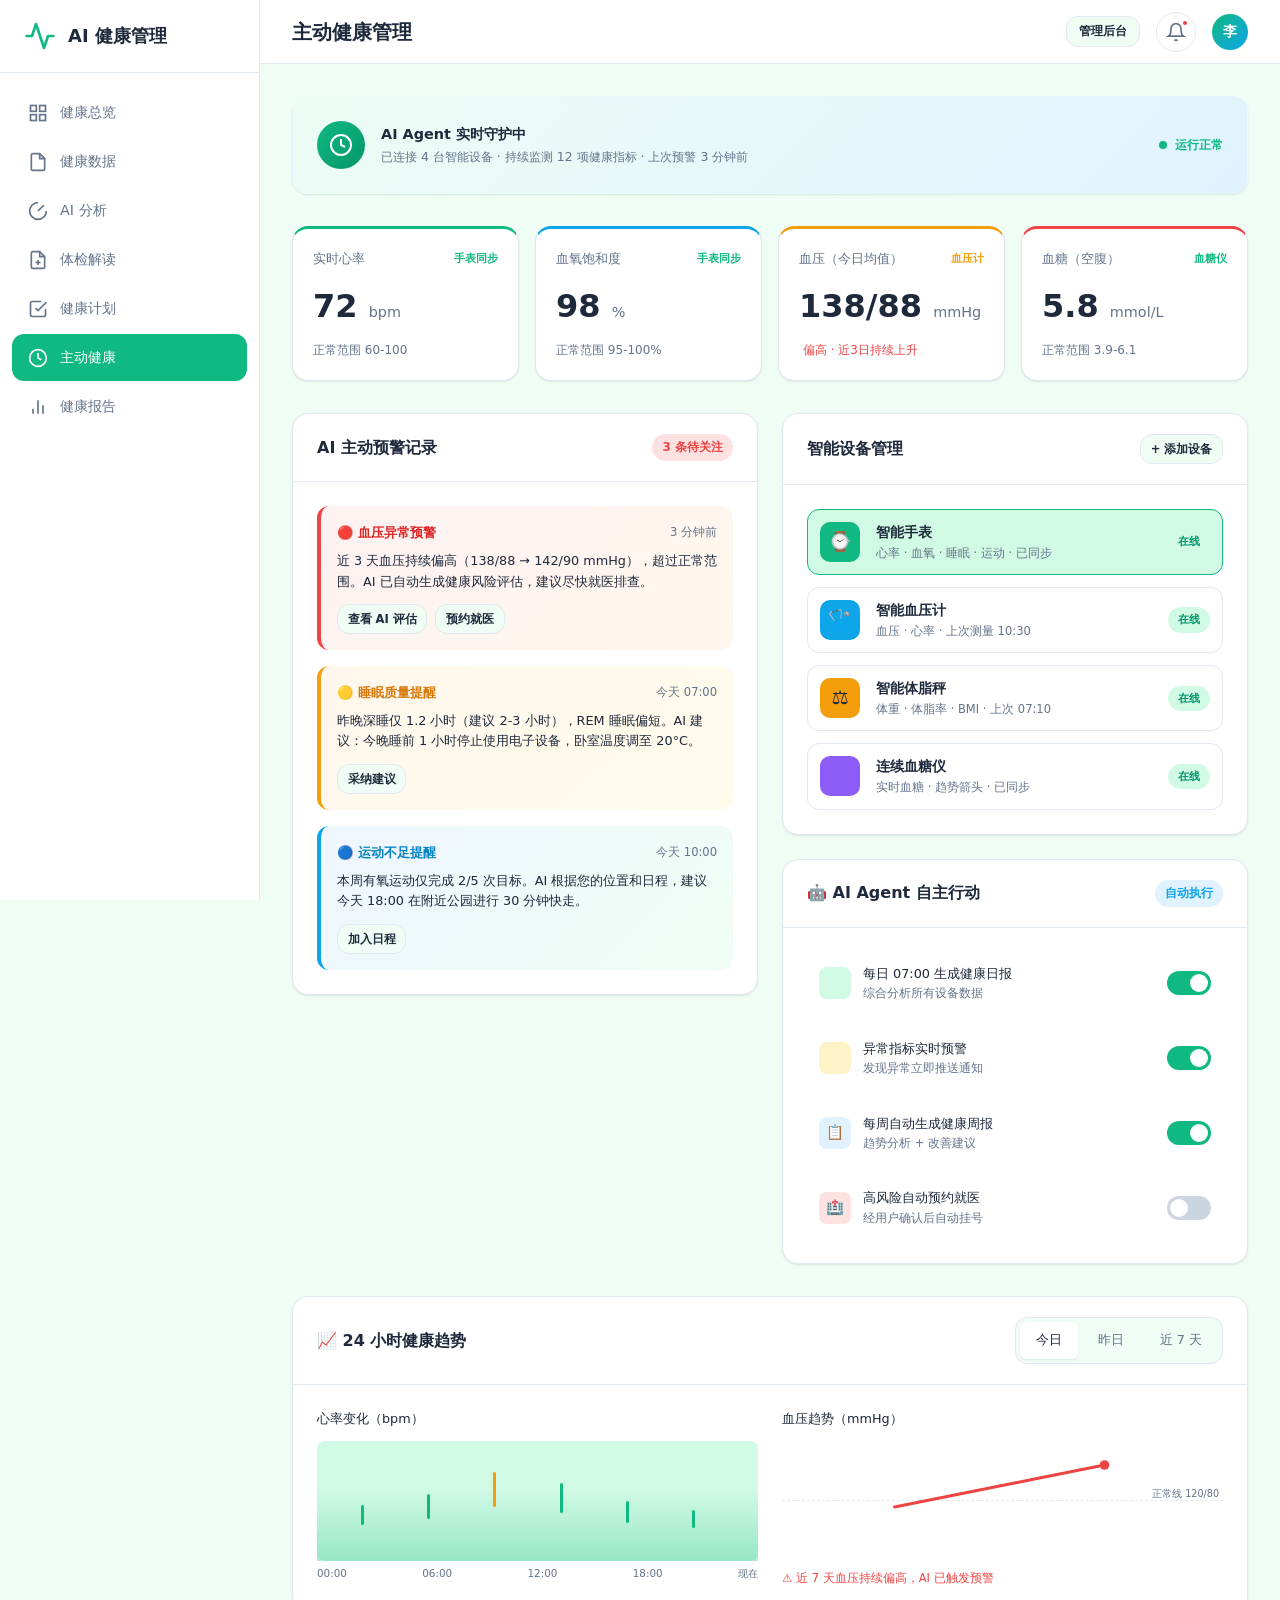
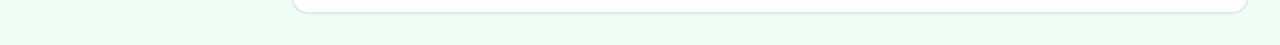
<file: proactive.html>
<!doctype html>
<html lang="zh-CN">
  <head>
    <meta charset="utf-8" />
    <meta name="viewport" content="width=device-width, initial-scale=1" />
    <title>主动健康管理 — AI 健康管理系统</title>
    <link rel="stylesheet" href="./theme.css" />
  </head>
  <body data-page-id="proactive">
    <a class="skip-link" href="#main-content">跳转到主要内容</a>
    <div class="app-layout">
      <aside class="sidebar">
        <div class="sidebar-brand">
          <svg viewBox="0 0 24 24" fill="none" stroke="currentColor" stroke-width="2" stroke-linecap="round" stroke-linejoin="round"><path d="M22 12h-4l-3 9L9 3l-3 9H2"/></svg>
          <span>AI 健康管理</span>
        </div>
        <nav>
          <ul class="sidebar-nav">
            <li><a href="./index.html"><svg viewBox="0 0 24 24" fill="none" stroke="currentColor" stroke-width="2"><rect x="3" y="3" width="7" height="7"/><rect x="14" y="3" width="7" height="7"/><rect x="14" y="14" width="7" height="7"/><rect x="3" y="14" width="7" height="7"/></svg>健康总览</a></li>
            <li><a href="./health-data.html"><svg viewBox="0 0 24 24" fill="none" stroke="currentColor" stroke-width="2"><path d="M14 2H6a2 2 0 0 0-2 2v16a2 2 0 0 0 2 2h12a2 2 0 0 0 2-2V8z"/><polyline points="14 2 14 8 20 8"/></svg>健康数据</a></li>
            <li><a href="./ai-analysis.html"><svg viewBox="0 0 24 24" fill="none" stroke="currentColor" stroke-width="2"><path d="M12 2a10 10 0 1 0 10 10"/><path d="M12 12l7-7"/></svg>AI 分析</a></li>
            <li><a href="./health-checkup.html"><svg viewBox="0 0 24 24" fill="none" stroke="currentColor" stroke-width="2"><path d="M14 2H6a2 2 0 0 0-2 2v16a2 2 0 0 0 2 2h12a2 2 0 0 0 2-2V8z"/><polyline points="14 2 14 8 20 8"/><line x1="12" y1="18" x2="12" y2="12"/><line x1="9" y1="15" x2="15" y2="15"/></svg>体检解读</a></li>
            <li><a href="./health-plan.html"><svg viewBox="0 0 24 24" fill="none" stroke="currentColor" stroke-width="2"><path d="M9 11l3 3L22 4"/><path d="M21 12v7a2 2 0 0 1-2 2H5a2 2 0 0 1-2-2V5a2 2 0 0 1 2-2h11"/></svg>健康计划</a></li>
            <li><a href="./proactive.html" class="active"><svg viewBox="0 0 24 24" fill="none" stroke="currentColor" stroke-width="2"><circle cx="12" cy="12" r="10"/><path d="M12 6v6l4 2"/></svg>主动健康</a></li>
            <li><a href="./health-report.html"><svg viewBox="0 0 24 24" fill="none" stroke="currentColor" stroke-width="2"><line x1="18" y1="20" x2="18" y2="10"/><line x1="12" y1="20" x2="12" y2="4"/><line x1="6" y1="20" x2="6" y2="14"/></svg>健康报告</a></li>
          </ul>
        </nav>
      </aside>

      <div class="main-wrapper">
        <header class="top-header">
          <div class="header-left"><h1>主动健康管理</h1></div>
          <div class="header-right">
            <a href="./admin.html" class="btn btn-secondary" style="padding:0.3rem 0.75rem;font-size:0.75rem;">管理后台</a>
            <button class="header-icon-btn" aria-label="通知">
              <svg viewBox="0 0 24 24" fill="none" stroke="currentColor" stroke-width="2"><path d="M18 8A6 6 0 0 0 6 8c0 7-3 9-3 9h18s-3-2-3-9"/><path d="M13.73 21a2 2 0 0 1-3.46 0"/></svg>
              <span class="notification-badge"></span>
            </button>
            <div class="user-avatar">李</div>
          </div>
        </header>

        <main id="main-content" class="content-area" tabindex="-1">

          <!-- Live Monitoring Status -->
          <section class="card" style="margin-bottom:2rem;background:linear-gradient(135deg,#ECFDF5,#E0F2FE);border-color:transparent;">
            <div class="card-body" style="display:flex;align-items:center;gap:1rem;flex-wrap:wrap;">
              <div style="width:48px;height:48px;border-radius:50%;background:linear-gradient(135deg,var(--color-primary),#059669);display:flex;align-items:center;justify-content:center;flex-shrink:0;">
                <svg viewBox="0 0 24 24" fill="none" stroke="#fff" stroke-width="2" style="width:24px;height:24px;"><circle cx="12" cy="12" r="10"/><path d="M12 6v6l4 2"/></svg>
              </div>
              <div style="flex:1;min-width:200px;">
                <div style="font-size:0.9rem;font-weight:700;">AI Agent 实时守护中</div>
                <div style="font-size:0.78rem;color:var(--color-muted-text);">已连接 4 台智能设备 · 持续监测 12 项健康指标 · 上次预警 3 分钟前</div>
              </div>
              <div style="display:flex;align-items:center;gap:0.5rem;">
                <div style="width:8px;height:8px;border-radius:50%;background:#10B981;animation:pulse 2s infinite;"></div>
                <span style="font-size:0.78rem;font-weight:600;color:#10B981;">运行正常</span>
              </div>
            </div>
          </section>

          <!-- Real-time Metrics Grid -->
          <section style="display:grid;grid-template-columns:repeat(auto-fit,minmax(200px,1fr));gap:1rem;margin-bottom:2rem;">
            <div class="card card-interactive" style="padding:1.25rem;border-top:3px solid var(--color-primary);">
              <div style="display:flex;justify-content:space-between;align-items:center;margin-bottom:0.75rem;">
                <span style="font-size:0.8rem;color:var(--color-muted-text);">实时心率</span>
                <span style="font-size:0.7rem;color:#10B981;font-weight:600;">手表同步</span>
              </div>
              <div style="font-size:2rem;font-weight:700;">72 <span style="font-size:0.9rem;color:var(--color-muted-text);font-weight:400;">bpm</span></div>
              <div style="margin-top:0.5rem;font-size:0.75rem;color:var(--color-muted-text);">正常范围 60-100</div>
            </div>
            <div class="card card-interactive" style="padding:1.25rem;border-top:3px solid var(--color-accent);">
              <div style="display:flex;justify-content:space-between;align-items:center;margin-bottom:0.75rem;">
                <span style="font-size:0.8rem;color:var(--color-muted-text);">血氧饱和度</span>
                <span style="font-size:0.7rem;color:#10B981;font-weight:600;">手表同步</span>
              </div>
              <div style="font-size:2rem;font-weight:700;">98 <span style="font-size:0.9rem;color:var(--color-muted-text);font-weight:400;">%</span></div>
              <div style="margin-top:0.5rem;font-size:0.75rem;color:var(--color-muted-text);">正常范围 95-100%</div>
            </div>
            <div class="card card-interactive" style="padding:1.25rem;border-top:3px solid var(--color-warning);">
              <div style="display:flex;justify-content:space-between;align-items:center;margin-bottom:0.75rem;">
                <span style="font-size:0.8rem;color:var(--color-muted-text);">血压（今日均值）</span>
                <span style="font-size:0.7rem;color:var(--color-warning);font-weight:600;">血压计</span>
              </div>
              <div style="font-size:2rem;font-weight:700;">138/88 <span style="font-size:0.9rem;color:var(--color-muted-text);font-weight:400;">mmHg</span></div>
              <div style="margin-top:0.5rem;font-size:0.75rem;color:var(--color-danger);font-weight:500;">️ 偏高 · 近3日持续上升</div>
            </div>
            <div class="card card-interactive" style="padding:1.25rem;border-top:3px solid var(--color-danger);">
              <div style="display:flex;justify-content:space-between;align-items:center;margin-bottom:0.75rem;">
                <span style="font-size:0.8rem;color:var(--color-muted-text);">血糖（空腹）</span>
                <span style="font-size:0.7rem;color:#10B981;font-weight:600;">血糖仪</span>
              </div>
              <div style="font-size:2rem;font-weight:700;">5.8 <span style="font-size:0.9rem;color:var(--color-muted-text);font-weight:400;">mmol/L</span></div>
              <div style="margin-top:0.5rem;font-size:0.75rem;color:var(--color-muted-text);">正常范围 3.9-6.1</div>
            </div>
          </section>

          <!-- Two Column: Alerts + Devices -->
          <section class="grid-2">
            <!-- AI Proactive Alerts -->
            <div>
              <div class="card">
                <div class="card-header">
                  <h3> AI 主动预警记录</h3>
                  <span class="badge badge-red">3 条待关注</span>
                </div>
                <div class="card-body" style="display:flex;flex-direction:column;gap:1rem;">
                  <div style="padding:1rem;border-radius:12px;background:linear-gradient(135deg,#FEF2F2,#FFF7ED);border-left:4px solid var(--color-danger);">
                    <div style="display:flex;justify-content:space-between;align-items:center;margin-bottom:0.5rem;">
                      <span style="font-size:0.82rem;font-weight:600;color:#DC2626;">🔴 血压异常预警</span>
                      <span style="font-size:0.72rem;color:var(--color-muted-text);">3 分钟前</span>
                    </div>
                    <div style="font-size:0.8rem;color:var(--color-text);line-height:1.6;">近 3 天血压持续偏高（138/88 → 142/90 mmHg），超过正常范围。AI 已自动生成健康风险评估，建议尽快就医排查。</div>
                    <div style="display:flex;gap:0.5rem;margin-top:0.75rem;">
                      <button class="btn btn-secondary" style="padding:0.3rem 0.6rem;font-size:0.72rem;" onclick="alert('AI 评估报告：高血压风险评估为中高风险，建议24小时动态血压监测，排除继发性高血压可能。')">查看 AI 评估</button>
                      <button class="btn btn-secondary" style="padding:0.3rem 0.6rem;font-size:0.72rem;" onclick="alert('已为您预约明日 14:00 心血管内科门诊')">预约就医</button>
                    </div>
                  </div>
                  <div style="padding:1rem;border-radius:12px;background:linear-gradient(135deg,#FFF7ED,#FFFBEB);border-left:4px solid var(--color-warning);">
                    <div style="display:flex;justify-content:space-between;align-items:center;margin-bottom:0.5rem;">
                      <span style="font-size:0.82rem;font-weight:600;color:#D97706;">🟡 睡眠质量提醒</span>
                      <span style="font-size:0.72rem;color:var(--color-muted-text);">今天 07:00</span>
                    </div>
                    <div style="font-size:0.8rem;color:var(--color-text);line-height:1.6;">昨晚深睡仅 1.2 小时（建议 2-3 小时），REM 睡眠偏短。AI 建议：今晚睡前 1 小时停止使用电子设备，卧室温度调至 20°C。</div>
                    <div style="display:flex;gap:0.5rem;margin-top:0.75rem;">
                      <button class="btn btn-secondary" style="padding:0.3rem 0.6rem;font-size:0.72rem;" onclick="alert('已生成今日睡眠改善方案：1.睡前冥想10分钟 2.室温调至20°C 3.避免22:00后摄入咖啡因')">采纳建议</button>
                    </div>
                  </div>
                  <div style="padding:1rem;border-radius:12px;background:linear-gradient(135deg,#EFF6FF,#F0FDF4);border-left:4px solid var(--color-accent);">
                    <div style="display:flex;justify-content:space-between;align-items:center;margin-bottom:0.5rem;">
                      <span style="font-size:0.82rem;font-weight:600;color:#0284C7;">🔵 运动不足提醒</span>
                      <span style="font-size:0.72rem;color:var(--color-muted-text);">今天 10:00</span>
                    </div>
                    <div style="font-size:0.8rem;color:var(--color-text);line-height:1.6;">本周有氧运动仅完成 2/5 次目标。AI 根据您的位置和日程，建议今天 18:00 在附近公园进行 30 分钟快走。</div>
                    <div style="display:flex;gap:0.5rem;margin-top:0.75rem;">
                      <button class="btn btn-secondary" style="padding:0.3rem 0.6rem;font-size:0.72rem;" onclick="alert('✅ 已将运动计划添加到今日日程：18:00 快走 30 分钟')">加入日程</button>
                    </div>
                  </div>
                </div>
              </div>
            </div>

            <!-- Smart Device Management -->
            <div>
              <div class="card" style="margin-bottom:1.5rem;">
                <div class="card-header">
                  <h3> 智能设备管理</h3>
                  <button class="btn btn-secondary" style="padding:0.3rem 0.6rem;font-size:0.72rem;" onclick="alert('设备配对中…请打开手机蓝牙，靠近设备')">+ 添加设备</button>
                </div>
                <div class="card-body" style="display:flex;flex-direction:column;gap:0.75rem;">
                  <div style="display:flex;align-items:center;gap:1rem;padding:0.75rem;border-radius:12px;background:var(--color-primary-light);border:1px solid var(--color-primary);">
                    <div style="width:40px;height:40px;border-radius:10px;background:var(--color-primary);display:flex;align-items:center;justify-content:center;font-size:1.2rem;flex-shrink:0;">⌚</div>
                    <div style="flex:1;">
                      <div style="font-size:0.85rem;font-weight:600;">智能手表</div>
                      <div style="font-size:0.72rem;color:var(--color-muted-text);">心率 · 血氧 · 睡眠 · 运动 · 已同步</div>
                    </div>
                    <span class="badge badge-green" style="font-size:0.68rem;">在线</span>
                  </div>
                  <div style="display:flex;align-items:center;gap:1rem;padding:0.75rem;border-radius:12px;background:var(--color-surface);border:1px solid var(--color-border);">
                    <div style="width:40px;height:40px;border-radius:10px;background:var(--color-accent);display:flex;align-items:center;justify-content:center;font-size:1.2rem;flex-shrink:0;">🩺</div>
                    <div style="flex:1;">
                      <div style="font-size:0.85rem;font-weight:600;">智能血压计</div>
                      <div style="font-size:0.72rem;color:var(--color-muted-text);">血压 · 心率 · 上次测量 10:30</div>
                    </div>
                    <span class="badge badge-green" style="font-size:0.68rem;">在线</span>
                  </div>
                  <div style="display:flex;align-items:center;gap:1rem;padding:0.75rem;border-radius:12px;background:var(--color-surface);border:1px solid var(--color-border);">
                    <div style="width:40px;height:40px;border-radius:10px;background:var(--color-warning);display:flex;align-items:center;justify-content:center;font-size:1.2rem;flex-shrink:0;">⚖️</div>
                    <div style="flex:1;">
                      <div style="font-size:0.85rem;font-weight:600;">智能体脂秤</div>
                      <div style="font-size:0.72rem;color:var(--color-muted-text);">体重 · 体脂率 · BMI · 上次 07:10</div>
                    </div>
                    <span class="badge badge-green" style="font-size:0.68rem;">在线</span>
                  </div>
                  <div style="display:flex;align-items:center;gap:1rem;padding:0.75rem;border-radius:12px;background:var(--color-surface);border:1px solid var(--color-border);">
                    <div style="width:40px;height:40px;border-radius:10px;background:#8B5CF6;display:flex;align-items:center;justify-content:center;font-size:1.2rem;flex-shrink:0;"></div>
                    <div style="flex:1;">
                      <div style="font-size:0.85rem;font-weight:600;">连续血糖仪</div>
                      <div style="font-size:0.72rem;color:var(--color-muted-text);">实时血糖 · 趋势箭头 · 已同步</div>
                    </div>
                    <span class="badge badge-green" style="font-size:0.68rem;">在线</span>
                  </div>
                </div>
              </div>

              <!-- AI Agent Actions -->
              <div class="card">
                <div class="card-header">
                  <h3>🤖 AI Agent 自主行动</h3>
                  <span class="badge badge-blue">自动执行</span>
                </div>
                <div class="card-body" style="display:flex;flex-direction:column;gap:0.75rem;">
                  <div style="display:flex;align-items:center;gap:0.75rem;padding:0.75rem;border-radius:10px;background:var(--color-surface);">
                    <div style="width:32px;height:32px;border-radius:8px;background:var(--color-primary-light);display:flex;align-items:center;justify-content:center;font-size:0.9rem;flex-shrink:0;"></div>
                    <div style="flex:1;font-size:0.8rem;">
                      <div style="font-weight:500;">每日 07:00 生成健康日报</div>
                      <div style="font-size:0.72rem;color:var(--color-muted-text);">综合分析所有设备数据</div>
                    </div>
                    <label class="toggle-switch"><input type="checkbox" checked /><span class="toggle-slider"></span></label>
                  </div>
                  <div style="display:flex;align-items:center;gap:0.75rem;padding:0.75rem;border-radius:10px;background:var(--color-surface);">
                    <div style="width:32px;height:32px;border-radius:8px;background:var(--color-warning-light);display:flex;align-items:center;justify-content:center;font-size:0.9rem;flex-shrink:0;">️</div>
                    <div style="flex:1;font-size:0.8rem;">
                      <div style="font-weight:500;">异常指标实时预警</div>
                      <div style="font-size:0.72rem;color:var(--color-muted-text);">发现异常立即推送通知</div>
                    </div>
                    <label class="toggle-switch"><input type="checkbox" checked /><span class="toggle-slider"></span></label>
                  </div>
                  <div style="display:flex;align-items:center;gap:0.75rem;padding:0.75rem;border-radius:10px;background:var(--color-surface);">
                    <div style="width:32px;height:32px;border-radius:8px;background:var(--color-accent-light);display:flex;align-items:center;justify-content:center;font-size:0.9rem;flex-shrink:0;">📋</div>
                    <div style="flex:1;font-size:0.8rem;">
                      <div style="font-weight:500;">每周自动生成健康周报</div>
                      <div style="font-size:0.72rem;color:var(--color-muted-text);">趋势分析 + 改善建议</div>
                    </div>
                    <label class="toggle-switch"><input type="checkbox" checked /><span class="toggle-slider"></span></label>
                  </div>
                  <div style="display:flex;align-items:center;gap:0.75rem;padding:0.75rem;border-radius:10px;background:var(--color-surface);">
                    <div style="width:32px;height:32px;border-radius:8px;background:var(--color-danger-light);display:flex;align-items:center;justify-content:center;font-size:0.9rem;flex-shrink:0;">🏥</div>
                    <div style="flex:1;font-size:0.8rem;">
                      <div style="font-weight:500;">高风险自动预约就医</div>
                      <div style="font-size:0.72rem;color:var(--color-muted-text);">经用户确认后自动挂号</div>
                    </div>
                    <label class="toggle-switch"><input type="checkbox" /><span class="toggle-slider"></span></label>
                  </div>
                </div>
              </div>
            </div>
          </section>

          <!-- 24h Timeline -->
          <section class="card" style="margin-top:2rem;">
            <div class="card-header">
              <h3>📈 24 小时健康趋势</h3>
              <div class="tab-group">
                <button class="tab-btn active">今日</button>
                <button class="tab-btn">昨日</button>
                <button class="tab-btn">近 7 天</button>
              </div>
            </div>
            <div class="card-body">
              <div style="display:grid;grid-template-columns:repeat(auto-fit,minmax(250px,1fr));gap:1.5rem;">
                <div>
                  <div style="font-size:0.8rem;font-weight:500;margin-bottom:0.75rem;">心率变化（bpm）</div>
                  <div style="height:120px;background:linear-gradient(to right,var(--color-primary-light) 0%,var(--color-primary-light) 100%);border-radius:8px;position:relative;display:flex;align-items:flex-end;padding:0 0.5rem;">
                    <div style="position:absolute;bottom:0;left:0;right:0;height:60%;background:linear-gradient(to top,rgba(16,185,129,0.3),transparent);border-radius:8px 8px 0 0;"></div>
                    <div style="position:absolute;bottom:30%;left:10%;width:3px;height:20px;background:var(--color-primary);border-radius:2px;"></div>
                    <div style="position:absolute;bottom:35%;left:25%;width:3px;height:25px;background:var(--color-primary);border-radius:2px;"></div>
                    <div style="position:absolute;bottom:45%;left:40%;width:3px;height:35px;background:var(--color-warning);border-radius:2px;"></div>
                    <div style="position:absolute;bottom:40%;left:55%;width:3px;height:30px;background:var(--color-primary);border-radius:2px;"></div>
                    <div style="position:absolute;bottom:32%;left:70%;width:3px;height:22px;background:var(--color-primary);border-radius:2px;"></div>
                    <div style="position:absolute;bottom:28%;left:85%;width:3px;height:18px;background:var(--color-primary);border-radius:2px;"></div>
                  </div>
                  <div style="display:flex;justify-content:space-between;font-size:0.65rem;color:var(--color-muted-text);margin-top:0.25rem;">
                    <span>00:00</span><span>06:00</span><span>12:00</span><span>18:00</span><span>现在</span>
                  </div>
                </div>
                <div>
                  <div style="font-size:0.8rem;font-weight:500;margin-bottom:0.75rem;">血压趋势（mmHg）</div>
                  <div style="height:120px;background:var(--color-surface);border-radius:8px;position:relative;">
                    <div style="position:absolute;bottom:50%;left:0;right:0;border-top:1px dashed var(--color-border);"></div>
                    <div style="position:absolute;bottom:50%;right:4px;font-size:0.6rem;color:var(--color-muted-text);">正常线 120/80</div>
                    <svg viewBox="0 0 200 100" style="width:100%;height:100%;position:absolute;top:0;left:0;">
                      <polyline points="10,55 35,50 60,45 85,40 110,35 135,30 160,25 185,20" fill="none" stroke="var(--color-danger)" stroke-width="2.5" stroke-linecap="round"/>
                      <circle cx="185" cy="20" r="4" fill="var(--color-danger)"/>
                    </svg>
                  </div>
                  <div style="font-size:0.72rem;color:var(--color-danger);margin-top:0.5rem;font-weight:500;">⚠️ 近 7 天血压持续偏高，AI 已触发预警</div>
                </div>
              </div>
            </div>
          </section>

        </main>
      </div>
    </div>

    <!-- Bottom Nav -->
    <nav class="bottom-nav">
      <ul class="bottom-nav-list">
        <li><a href="./index.html"><svg viewBox="0 0 24 24" fill="none" stroke="currentColor" stroke-width="2"><rect x="3" y="3" width="7" height="7"/><rect x="14" y="3" width="7" height="7"/><rect x="14" y="14" width="7" height="7"/><rect x="3" y="14" width="7" height="7"/></svg>总览</a></li>
        <li><a href="./health-data.html"><svg viewBox="0 0 24 24" fill="none" stroke="currentColor" stroke-width="2"><path d="M14 2H6a2 2 0 0 0-2 2v16a2 2 0 0 0 2 2h12a2 2 0 0 0 2-2V8z"/><polyline points="14 2 14 8 20 8"/></svg>数据</a></li>
        <li><a href="./ai-analysis.html"><svg viewBox="0 0 24 24" fill="none" stroke="currentColor" stroke-width="2"><path d="M12 2a10 10 0 1 0 10 10"/><path d="M12 12l7-7"/></svg>AI分析</a></li>
        <li><a href="./health-checkup.html"><svg viewBox="0 0 24 24" fill="none" stroke="currentColor" stroke-width="2"><path d="M14 2H6a2 2 0 0 0-2 2v16a2 2 0 0 0 2 2h12a2 2 0 0 0 2-2V8z"/><polyline points="14 2 14 8 20 8"/></svg>体检</a></li>
        <li><a href="./health-plan.html"><svg viewBox="0 0 24 24" fill="none" stroke="currentColor" stroke-width="2"><path d="M9 11l3 3L22 4"/><path d="M21 12v7a2 2 0 0 1-2 2H5a2 2 0 0 1-2-2V5a2 2 0 0 1 2-2h11"/></svg>计划</a></li>
        <li><a href="./proactive.html" class="active"><svg viewBox="0 0 24 24" fill="none" stroke="currentColor" stroke-width="2"><circle cx="12" cy="12" r="10"/><path d="M12 6v6l4 2"/></svg>主动健康</a></li>
      </ul>
    </nav>

    <script src="./app.js"></script>
    <script>
    // Pulse animation for live indicator
    var style = document.createElement('style');
    style.textContent = '@keyframes pulse{0%,100%{opacity:1}50%{opacity:0.5}}';
    document.head.appendChild(style);
    </script>
  </body>
</html>
</file>
<file: theme.css>
:root {
  color-scheme: light;
  --color-primary: #10B981;
  --color-primary-dark: #059669;
  --color-primary-light: #D1FAE5;
  --color-accent: #0EA5E9;
  --color-accent-light: #E0F2FE;
  --color-warning: #F59E0B;
  --color-warning-light: #FEF3C7;
  --color-danger: #EF4444;
  --color-danger-light: #FEE2E2;
  --color-background: #F0FDF4;
  --color-surface: #FFFFFF;
  --color-surface-hover: #F8FAFC;
  --color-text: #1E293B;
  --color-muted-text: #64748B;
  --color-border: #E2E8F0;
  --color-focus: #10B981;
  --font-body: 'Inter', ui-sans-serif, system-ui, -apple-system, sans-serif;
  --font-display: 'Inter', ui-sans-serif, system-ui, -apple-system, sans-serif;
  --radius-sm: 6px;
  --radius-md: 12px;
  --radius-lg: 16px;
  --radius-xl: 24px;
  --shadow-sm: 0 1px 3px rgba(0,0,0,0.04), 0 1px 2px rgba(0,0,0,0.06);
  --shadow-md: 0 4px 6px -1px rgba(0,0,0,0.07), 0 2px 4px -2px rgba(0,0,0,0.05);
  --shadow-lg: 0 10px 15px -3px rgba(0,0,0,0.08), 0 4px 6px -4px rgba(0,0,0,0.04);
  --space-unit: 0.25rem;
  --content-width: 87.5rem;
  --sidebar-width: 260px;
  --header-height: 64px;
}

* {
  box-sizing: border-box;
  margin: 0;
  padding: 0;
}

html {
  background: var(--color-background);
  color: var(--color-text);
  font-family: var(--font-body);
  font-size: 16px;
  line-height: 1.6;
}

body {
  min-height: 100dvh;
  display: flex;
}

button, input, select, textarea {
  font: inherit;
}

:focus-visible {
  outline: 3px solid var(--color-focus);
  outline-offset: 2px;
}

.skip-link {
  left: 1rem;
  position: fixed;
  top: 1rem;
  transform: translateY(-200%);
  z-index: 100;
  background: var(--color-surface);
  padding: 0.5rem 1rem;
  border-radius: var(--radius-sm);
  box-shadow: var(--shadow-md);
  text-decoration: none;
  color: var(--color-text);
}

.skip-link:focus {
  transform: translateY(0);
}

@media (prefers-reduced-motion: reduce) {
  *, *::before, *::after {
    animation-duration: 0.01ms !important;
    animation-iteration-count: 1 !important;
    scroll-behavior: auto !important;
    transition-duration: 0.01ms !important;
  }
}

/* ===== LAYOUT ===== */
.app-layout {
  display: flex;
  width: 100%;
  min-height: 100dvh;
}

/* ===== SIDEBAR ===== */
.sidebar {
  width: var(--sidebar-width);
  background: var(--color-surface);
  border-right: 1px solid var(--color-border);
  display: flex;
  flex-direction: column;
  position: fixed;
  top: 0;
  left: 0;
  height: 100dvh;
  z-index: 50;
  overflow-y: auto;
}

.sidebar-brand {
  display: flex;
  align-items: center;
  gap: 0.75rem;
  padding: 1.25rem 1.5rem;
  border-bottom: 1px solid var(--color-border);
}

.sidebar-brand svg {
  width: 32px;
  height: 32px;
  color: var(--color-primary);
}

.sidebar-brand span {
  font-size: 1.125rem;
  font-weight: 700;
  color: var(--color-text);
}

.sidebar-nav {
  flex: 1;
  padding: 1rem 0.75rem;
  list-style: none;
  display: flex;
  flex-direction: column;
  gap: 2px;
}

.sidebar-nav a {
  display: flex;
  align-items: center;
  gap: 0.75rem;
  padding: 0.75rem 1rem;
  border-radius: var(--radius-md);
  text-decoration: none;
  color: var(--color-muted-text);
  font-size: 0.9rem;
  font-weight: 500;
  transition: all 0.15s ease;
}

.sidebar-nav a:hover {
  background: var(--color-primary-light);
  color: var(--color-primary-dark);
}

.sidebar-nav a.active {
  background: var(--color-primary);
  color: #fff;
}

.sidebar-nav a.active svg {
  color: #fff;
}

.sidebar-nav svg {
  width: 20px;
  height: 20px;
  flex-shrink: 0;
}

/* ===== MAIN AREA ===== */
.main-wrapper {
  flex: 1;
  margin-left: var(--sidebar-width);
  display: flex;
  flex-direction: column;
  min-height: 100dvh;
}

/* ===== TOP HEADER ===== */
.top-header {
  height: var(--header-height);
  background: var(--color-surface);
  border-bottom: 1px solid var(--color-border);
  display: flex;
  align-items: center;
  justify-content: space-between;
  padding: 0 2rem;
  position: sticky;
  top: 0;
  z-index: 40;
}

.header-left {
  display: flex;
  align-items: center;
  gap: 1rem;
}

.header-left h1 {
  font-size: 1.25rem;
  font-weight: 600;
}

.header-search {
  display: flex;
  align-items: center;
  gap: 0.5rem;
  background: var(--color-background);
  border: 1px solid var(--color-border);
  border-radius: var(--radius-xl);
  padding: 0.5rem 1rem;
  width: 280px;
}

.header-search input {
  border: none;
  background: none;
  outline: none;
  flex: 1;
  font-size: 0.875rem;
  color: var(--color-text);
}

.header-search svg {
  width: 18px;
  height: 18px;
  color: var(--color-muted-text);
}

.header-right {
  display: flex;
  align-items: center;
  gap: 1rem;
}

.header-icon-btn {
  width: 40px;
  height: 40px;
  border-radius: 50%;
  border: 1px solid var(--color-border);
  background: var(--color-surface);
  display: flex;
  align-items: center;
  justify-content: center;
  cursor: pointer;
  position: relative;
  transition: all 0.15s;
}

.header-icon-btn:hover {
  background: var(--color-background);
}

.header-icon-btn svg {
  width: 20px;
  height: 20px;
  color: var(--color-muted-text);
}

.notification-badge {
  position: absolute;
  top: 6px;
  right: 6px;
  width: 8px;
  height: 8px;
  background: var(--color-danger);
  border-radius: 50%;
  border: 2px solid var(--color-surface);
}

.user-avatar {
  width: 36px;
  height: 36px;
  border-radius: 50%;
  background: linear-gradient(135deg, var(--color-primary), var(--color-accent));
  display: flex;
  align-items: center;
  justify-content: center;
  color: #fff;
  font-weight: 600;
  font-size: 0.875rem;
}

/* ===== CONTENT ===== */
.content-area {
  flex: 1;
  padding: 2rem;
  max-width: var(--content-width);
  width: 100%;
}

/* ===== CARDS ===== */
.card {
  background: var(--color-surface);
  border-radius: var(--radius-lg);
  border: 1px solid var(--color-border);
  box-shadow: var(--shadow-sm);
  transition: box-shadow 0.2s, transform 0.2s;
}

.card:hover {
  box-shadow: var(--shadow-md);
}

.card-interactive:hover {
  transform: translateY(-2px);
  box-shadow: var(--shadow-lg);
}

.card-header {
  display: flex;
  align-items: center;
  justify-content: space-between;
  padding: 1.25rem 1.5rem;
  border-bottom: 1px solid var(--color-border);
}

.card-header h3 {
  font-size: 1rem;
  font-weight: 600;
}

.card-body {
  padding: 1.5rem;
}

/* ===== STAT CARDS ===== */
.stat-grid {
  display: grid;
  grid-template-columns: repeat(4, 1fr);
  gap: 1.5rem;
  margin-bottom: 2rem;
}

.stat-card {
  padding: 1.5rem;
  display: flex;
  align-items: flex-start;
  gap: 1rem;
}

.stat-icon {
  width: 48px;
  height: 48px;
  border-radius: var(--radius-md);
  display: flex;
  align-items: center;
  justify-content: center;
  flex-shrink: 0;
}

.stat-icon svg {
  width: 24px;
  height: 24px;
}

.stat-icon.green { background: var(--color-primary-light); color: var(--color-primary); }
.stat-icon.blue { background: var(--color-accent-light); color: var(--color-accent); }
.stat-icon.amber { background: var(--color-warning-light); color: var(--color-warning); }
.stat-icon.red { background: var(--color-danger-light); color: var(--color-danger); }

.stat-info {
  flex: 1;
}

.stat-label {
  font-size: 0.8rem;
  color: var(--color-muted-text);
  font-weight: 500;
  margin-bottom: 0.25rem;
}

.stat-value {
  font-size: 1.75rem;
  font-weight: 700;
  line-height: 1.2;
  color: var(--color-text);
}

.stat-unit {
  font-size: 0.875rem;
  font-weight: 400;
  color: var(--color-muted-text);
}

.stat-change {
  display: inline-flex;
  align-items: center;
  gap: 0.25rem;
  font-size: 0.75rem;
  font-weight: 600;
  margin-top: 0.375rem;
  padding: 0.125rem 0.5rem;
  border-radius: 999px;
}

.stat-change.up { background: var(--color-primary-light); color: var(--color-primary-dark); }
.stat-change.down { background: var(--color-danger-light); color: var(--color-danger); }

/* ===== GRID LAYOUTS ===== */
.grid-2 {
  display: grid;
  grid-template-columns: 1fr 1fr;
  gap: 1.5rem;
  margin-bottom: 2rem;
}

.grid-3 {
  display: grid;
  grid-template-columns: 2fr 1fr;
  gap: 1.5rem;
  margin-bottom: 2rem;
}

/* ===== HEALTH SCORE RING ===== */
.health-score {
  display: flex;
  flex-direction: column;
  align-items: center;
  justify-content: center;
  padding: 2rem;
}

.score-ring {
  position: relative;
  width: 180px;
  height: 180px;
}

.score-ring svg {
  transform: rotate(-90deg);
}

.score-ring-bg {
  fill: none;
  stroke: var(--color-border);
  stroke-width: 12;
}

.score-ring-fill {
  fill: none;
  stroke: var(--color-primary);
  stroke-width: 12;
  stroke-linecap: round;
  transition: stroke-dashoffset 1s ease;
}

.score-value {
  position: absolute;
  top: 50%;
  left: 50%;
  transform: translate(-50%, -50%);
  text-align: center;
}

.score-value .number {
  font-size: 2.5rem;
  font-weight: 800;
  color: var(--color-primary);
  line-height: 1;
}

.score-value .label {
  font-size: 0.8rem;
  color: var(--color-muted-text);
  margin-top: 0.25rem;
}

.score-breakdown {
  display: flex;
  gap: 2rem;
  margin-top: 1.5rem;
}

.score-item {
  text-align: center;
}

.score-item .val {
  font-size: 1.25rem;
  font-weight: 700;
}

.score-item .lbl {
  font-size: 0.75rem;
  color: var(--color-muted-text);
}

/* ===== ACTIVITY LIST ===== */
.activity-list {
  list-style: none;
  display: flex;
  flex-direction: column;
  gap: 0.75rem;
}

.activity-item {
  display: flex;
  align-items: center;
  gap: 1rem;
  padding: 0.875rem 1rem;
  border-radius: var(--radius-md);
  background: var(--color-background);
  transition: background 0.15s;
}

.activity-item:hover {
  background: var(--color-primary-light);
}

.activity-dot {
  width: 10px;
  height: 10px;
  border-radius: 50%;
  flex-shrink: 0;
}

.activity-dot.green { background: var(--color-primary); }
.activity-dot.blue { background: var(--color-accent); }
.activity-dot.amber { background: var(--color-warning); }
.activity-dot.red { background: var(--color-danger); }

.activity-text {
  flex: 1;
  font-size: 0.875rem;
  color: var(--color-text);
}

.activity-time {
  font-size: 0.75rem;
  color: var(--color-muted-text);
}

/* ===== TABLE ===== */
.data-table {
  width: 100%;
  border-collapse: collapse;
}

.data-table th,
.data-table td {
  padding: 0.875rem 1rem;
  text-align: left;
  font-size: 0.875rem;
  border-bottom: 1px solid var(--color-border);
}

.data-table th {
  font-weight: 600;
  color: var(--color-muted-text);
  font-size: 0.75rem;
  text-transform: uppercase;
  letter-spacing: 0.05em;
}

.data-table tbody tr:hover {
  background: var(--color-surface-hover);
}

/* ===== BUTTONS ===== */
.btn {
  display: inline-flex;
  align-items: center;
  gap: 0.5rem;
  padding: 0.625rem 1.25rem;
  border-radius: var(--radius-md);
  font-size: 0.875rem;
  font-weight: 600;
  border: none;
  cursor: pointer;
  text-decoration: none;
  transition: all 0.15s;
}

.btn-primary {
  background: var(--color-primary);
  color: #fff;
}

.btn-primary:hover {
  background: var(--color-primary-dark);
}

.btn-secondary {
  background: var(--color-background);
  color: var(--color-text);
  border: 1px solid var(--color-border);
}

.btn-secondary:hover {
  background: var(--color-surface);
  border-color: var(--color-primary);
  color: var(--color-primary);
}

.btn svg {
  width: 18px;
  height: 18px;
}

/* ===== BADGES ===== */
.badge {
  display: inline-flex;
  align-items: center;
  padding: 0.25rem 0.625rem;
  border-radius: 999px;
  font-size: 0.75rem;
  font-weight: 600;
}

.badge-green { background: var(--color-primary-light); color: var(--color-primary-dark); }
.badge-blue { background: var(--color-accent-light); color: var(--color-accent); }
.badge-amber { background: var(--color-warning-light); color: #92400E; }
.badge-red { background: var(--color-danger-light); color: var(--color-danger); }

/* ===== PROGRESS BAR ===== */
.progress-bar {
  height: 8px;
  background: var(--color-border);
  border-radius: 999px;
  overflow: hidden;
}

.progress-fill {
  height: 100%;
  border-radius: 999px;
  transition: width 0.6s ease;
}

.progress-fill.green { background: var(--color-primary); }
.progress-fill.blue { background: var(--color-accent); }
.progress-fill.amber { background: var(--color-warning); }

/* ===== TABS ===== */
.tab-group {
  display: flex;
  gap: 0.25rem;
  background: var(--color-background);
  border-radius: var(--radius-md);
  padding: 0.25rem;
  border: 1px solid var(--color-border);
}

.tab-btn {
  padding: 0.5rem 1rem;
  border-radius: var(--radius-sm);
  border: none;
  background: transparent;
  font-size: 0.8rem;
  font-weight: 500;
  color: var(--color-muted-text);
  cursor: pointer;
  transition: all 0.15s;
}

.tab-btn.active {
  background: var(--color-surface);
  color: var(--color-text);
  box-shadow: var(--shadow-sm);
}

/* ===== FORM ===== */
.form-group {
  margin-bottom: 1.25rem;
}

.form-label {
  display: block;
  font-size: 0.8rem;
  font-weight: 600;
  color: var(--color-text);
  margin-bottom: 0.5rem;
}

.form-input {
  width: 100%;
  padding: 0.625rem 1rem;
  border: 1px solid var(--color-border);
  border-radius: var(--radius-md);
  font-size: 0.875rem;
  color: var(--color-text);
  background: var(--color-surface);
  transition: border-color 0.15s;
}

.form-input:focus {
  border-color: var(--color-primary);
  outline: none;
  box-shadow: 0 0 0 3px rgba(16, 185, 129, 0.1);
}

/* ===== CHART PLACEHOLDER ===== */
.chart-container {
  width: 100%;
  height: 240px;
  display: flex;
  align-items: flex-end;
  gap: 4px;
  padding: 1rem 0;
}

.chart-bar {
  flex: 1;
  border-radius: 4px 4px 0 0;
  min-height: 8px;
  transition: height 0.3s ease;
}

.chart-bar.green { background: var(--color-primary); opacity: 0.8; }
.chart-bar.green:hover { opacity: 1; }
.chart-bar.blue { background: var(--color-accent); opacity: 0.8; }
.chart-bar.blue:hover { opacity: 1; }

/* ===== MOBILE BOTTOM NAV ===== */
.bottom-nav {
  display: none;
  position: fixed;
  bottom: 0;
  left: 0;
  right: 0;
  background: var(--color-surface);
  border-top: 1px solid var(--color-border);
  padding: 0.5rem 0;
  z-index: 50;
}

.bottom-nav-list {
  display: flex;
  justify-content: space-around;
  list-style: none;
}

.bottom-nav-list a {
  display: flex;
  flex-direction: column;
  align-items: center;
  gap: 0.25rem;
  text-decoration: none;
  font-size: 0.65rem;
  color: var(--color-muted-text);
  padding: 0.25rem 0.5rem;
}

.bottom-nav-list a.active {
  color: var(--color-primary);
}

.bottom-nav-list svg {
  width: 22px;
  height: 22px;
}

/* ===== AI MESSAGE ===== */
.ai-message {
  display: flex;
  gap: 1rem;
  padding: 1.25rem;
  border-radius: var(--radius-lg);
  background: linear-gradient(135deg, var(--color-primary-light), var(--color-accent-light));
  border: 1px solid var(--color-border);
}

.ai-avatar {
  width: 40px;
  height: 40px;
  border-radius: var(--radius-md);
  background: linear-gradient(135deg, var(--color-primary), var(--color-accent));
  display: flex;
  align-items: center;
  justify-content: center;
  flex-shrink: 0;
}

.ai-avatar svg {
  width: 22px;
  height: 22px;
  color: #fff;
}

.ai-content h4 {
  font-size: 0.9rem;
  font-weight: 600;
  margin-bottom: 0.5rem;
}

.ai-content p {
  font-size: 0.85rem;
  color: var(--color-muted-text);
  line-height: 1.6;
}

/* ===== RISK METER ===== */
.risk-meter {
  display: flex;
  align-items: center;
  gap: 0.75rem;
}

.risk-level {
  display: flex;
  gap: 3px;
}

.risk-dot {
  width: 8px;
  height: 24px;
  border-radius: 2px;
  background: var(--color-border);
}

.risk-dot.active-green { background: var(--color-primary); }
.risk-dot.active-amber { background: var(--color-warning); }
.risk-dot.active-red { background: var(--color-danger); }

/* ===== CHECKIN CALENDAR ===== */
.checkin-grid {
  display: grid;
  grid-template-columns: repeat(7, 1fr);
  gap: 6px;
}

.checkin-day {
  aspect-ratio: 1;
  border-radius: var(--radius-sm);
  display: flex;
  align-items: center;
  justify-content: center;
  font-size: 0.75rem;
  font-weight: 500;
  background: var(--color-background);
  color: var(--color-muted-text);
}

.checkin-day.done {
  background: var(--color-primary);
  color: #fff;
}

.checkin-day.partial {
  background: var(--color-primary-light);
  color: var(--color-primary-dark);
}

.checkin-day.today {
  border: 2px solid var(--color-primary);
}

/* ===== PLAN CARD ===== */
.plan-card {
  padding: 1.25rem;
  border-radius: var(--radius-lg);
  border: 1px solid var(--color-border);
  background: var(--color-surface);
  display: flex;
  flex-direction: column;
  gap: 1rem;
}

.plan-card-header {
  display: flex;
  align-items: center;
  justify-content: space-between;
}

.plan-card-header h4 {
  font-size: 0.95rem;
  font-weight: 600;
}

.plan-meta {
  display: flex;
  gap: 1rem;
  font-size: 0.8rem;
  color: var(--color-muted-text);
}

.plan-meta span {
  display: flex;
  align-items: center;
  gap: 0.375rem;
}

.plan-meta svg {
  width: 16px;
  height: 16px;
}

.plan-progress {
  display: flex;
  flex-direction: column;
  gap: 0.375rem;
}

.plan-progress-label {
  display: flex;
  justify-content: space-between;
  font-size: 0.75rem;
  color: var(--color-muted-text);
}

/* ===== RESPONSIVE ===== */
@media (max-width: 1023px) {
  .sidebar {
    display: none;
  }
  .main-wrapper {
    margin-left: 0;
  }
  .bottom-nav {
    display: block;
  }
  .content-area {
    padding-bottom: 5rem;
  }
  .stat-grid {
    grid-template-columns: repeat(2, 1fr);
  }
  .grid-2, .grid-3 {
    grid-template-columns: 1fr;
  }
}

@media (max-width: 640px) {
  .stat-grid {
    grid-template-columns: 1fr;
  }
  .top-header {
    padding: 0 1rem;
  }
  .header-search {
    display: none;
  }
  .content-area {
    padding: 1rem;
  }
  .score-breakdown {
    gap: 1rem;
  }
}

/* ===== ADMIN STYLES ===== */

/* Admin sidebar - darker theme */
.sidebar.admin-sidebar {
  background: #0F172A;
  border-right-color: #1E293B;
}

.sidebar.admin-sidebar .sidebar-brand {
  border-bottom-color: #1E293B;
}

.sidebar.admin-sidebar .sidebar-brand span {
  color: #F8FAFC;
}

.sidebar.admin-sidebar .sidebar-brand svg {
  color: var(--color-primary);
}

.admin-nav-section {
  padding: 0.5rem 0.75rem 0.25rem 1.5rem;
  font-size: 0.65rem;
  font-weight: 700;
  text-transform: uppercase;
  letter-spacing: 0.08em;
  color: #475569;
}

.sidebar.admin-sidebar .sidebar-nav a {
  color: #94A3B8;
}

.sidebar.admin-sidebar .sidebar-nav a:hover {
  background: rgba(255,255,255,0.05);
  color: #E2E8F0;
}

.sidebar.admin-sidebar .sidebar-nav a.active {
  background: var(--color-primary);
  color: #fff;
}

.admin-divider {
  height: 1px;
  background: #1E293B;
  margin: 0.5rem 1.25rem;
}

/* Status dot */
.status-dot {
  display: inline-block;
  width: 8px;
  height: 8px;
  border-radius: 50%;
  margin-right: 0.5rem;
}

.status-dot.online { background: var(--color-primary); }
.status-dot.offline { background: #94A3B8; }
.status-dot.error { background: var(--color-danger); }
.status-dot.warning { background: var(--color-warning); }

/* Toggle switch */
.toggle-switch {
  position: relative;
  width: 44px;
  height: 24px;
  display: inline-block;
}

.toggle-switch input {
  opacity: 0;
  width: 0;
  height: 0;
}

.toggle-slider {
  position: absolute;
  inset: 0;
  background: #CBD5E1;
  border-radius: 999px;
  cursor: pointer;
  transition: 0.2s;
}

.toggle-slider::before {
  content: '';
  position: absolute;
  width: 18px;
  height: 18px;
  left: 3px;
  bottom: 3px;
  background: #fff;
  border-radius: 50%;
  transition: 0.2s;
}

.toggle-switch input:checked + .toggle-slider {
  background: var(--color-primary);
}

.toggle-switch input:checked + .toggle-slider::before {
  transform: translateX(20px);
}

/* Chat interface */
.chat-container {
  display: flex;
  flex-direction: column;
  height: 500px;
  border: 1px solid var(--color-border);
  border-radius: var(--radius-lg);
  overflow: hidden;
  background: var(--color-surface);
}

.chat-header {
  padding: 1rem 1.25rem;
  background: #0F172A;
  color: #F8FAFC;
  display: flex;
  align-items: center;
  gap: 0.75rem;
}

.chat-header h3 {
  font-size: 0.95rem;
  font-weight: 600;
}

.chat-messages {
  flex: 1;
  overflow-y: auto;
  padding: 1.25rem;
  display: flex;
  flex-direction: column;
  gap: 1rem;
}

.chat-msg {
  display: flex;
  gap: 0.75rem;
  max-width: 85%;
}

.chat-msg.user {
  align-self: flex-end;
  flex-direction: row-reverse;
}

.chat-msg-avatar {
  width: 32px;
  height: 32px;
  border-radius: var(--radius-sm);
  display: flex;
  align-items: center;
  justify-content: center;
  flex-shrink: 0;
  font-size: 0.75rem;
  font-weight: 600;
}

.chat-msg.ai .chat-msg-avatar {
  background: linear-gradient(135deg, var(--color-primary), var(--color-accent));
  color: #fff;
}

.chat-msg.user .chat-msg-avatar {
  background: var(--color-accent);
  color: #fff;
}

.chat-msg-bubble {
  padding: 0.75rem 1rem;
  border-radius: var(--radius-md);
  font-size: 0.875rem;
  line-height: 1.6;
}

.chat-msg.ai .chat-msg-bubble {
  background: var(--color-background);
  color: var(--color-text);
}

.chat-msg.user .chat-msg-bubble {
  background: var(--color-primary);
  color: #fff;
}

.chat-input-area {
  display: flex;
  gap: 0.75rem;
  padding: 1rem 1.25rem;
  border-top: 1px solid var(--color-border);
  background: var(--color-surface);
}

.chat-input-area input {
  flex: 1;
  padding: 0.625rem 1rem;
  border: 1px solid var(--color-border);
  border-radius: var(--radius-xl);
  font-size: 0.875rem;
  outline: none;
}

.chat-input-area input:focus {
  border-color: var(--color-primary);
}

.chat-input-area button {
  padding: 0.625rem 1.25rem;
  background: var(--color-primary);
  color: #fff;
  border: none;
  border-radius: var(--radius-xl);
  font-size: 0.875rem;
  font-weight: 600;
  cursor: pointer;
  transition: background 0.15s;
}

.chat-input-area button:hover {
  background: var(--color-primary-dark);
}

.chat-input-area button:disabled {
  opacity: 0.5;
  cursor: not-allowed;
}

/* Admin log entry */
.log-entry {
  display: flex;
  align-items: flex-start;
  gap: 1rem;
  padding: 0.75rem 0;
  border-bottom: 1px solid var(--color-border);
  font-size: 0.825rem;
}

.log-time {
  color: var(--color-muted-text);
  font-family: monospace;
  font-size: 0.75rem;
  flex-shrink: 0;
  width: 80px;
}

.log-level {
  flex-shrink: 0;
  width: 50px;
  font-weight: 600;
  font-size: 0.7rem;
  text-transform: uppercase;
}

.log-level.info { color: var(--color-accent); }
.log-level.warn { color: var(--color-warning); }
.log-level.error { color: var(--color-danger); }
.log-level.ok { color: var(--color-primary); }

.log-text {
  flex: 1;
  color: var(--color-text);
}

/* Config card */
.config-group {
  display: flex;
  flex-direction: column;
  gap: 1.25rem;
}

.config-row {
  display: flex;
  align-items: center;
  justify-content: space-between;
  padding: 1rem 0;
  border-bottom: 1px solid var(--color-border);
}

.config-row:last-child {
  border-bottom: none;
}

.config-info h4 {
  font-size: 0.9rem;
  font-weight: 600;
  margin-bottom: 0.25rem;
}

.config-info p {
  font-size: 0.78rem;
  color: var(--color-muted-text);
}

/* Inline edit */
.inline-edit {
  display: flex;
  align-items: center;
  gap: 0.5rem;
}

.inline-edit input {
  width: 120px;
  padding: 0.375rem 0.75rem;
  border: 1px solid var(--color-border);
  border-radius: var(--radius-sm);
  font-size: 0.85rem;
  text-align: right;
}

.inline-edit .unit {
  font-size: 0.8rem;
  color: var(--color-muted-text);
}

/* Admin metric mini */
.admin-metric {
  text-align: center;
  padding: 1.25rem;
}

.admin-metric .metric-val {
  font-size: 1.75rem;
  font-weight: 700;
  line-height: 1.2;
}

.admin-metric .metric-label {
  font-size: 0.78rem;
  color: var(--color-muted-text);
  margin-top: 0.25rem;
}

.admin-metric .metric-sub {
  font-size: 0.7rem;
  margin-top: 0.375rem;
}

/* User row avatar */
.user-row-avatar {
  width: 36px;
  height: 36px;
  border-radius: 50%;
  display: inline-flex;
  align-items: center;
  justify-content: center;
  font-weight: 600;
  font-size: 0.85rem;
  color: #fff;
  flex-shrink: 0;
}

/* Typing indicator */
.typing-indicator {
  display: flex;
  gap: 4px;
  padding: 0.5rem 0;
}

.typing-indicator span {
  width: 6px;
  height: 6px;
  border-radius: 50%;
  background: var(--color-muted-text);
  animation: typing 1.4s infinite ease-in-out;
}

.typing-indicator span:nth-child(2) { animation-delay: 0.2s; }
.typing-indicator span:nth-child(3) { animation-delay: 0.4s; }

@keyframes typing {
  0%, 60%, 100% { opacity: 0.3; transform: translateY(0); }
  30% { opacity: 1; transform: translateY(-4px); }
}

/* Model selector */
.model-card {
  padding: 1rem 1.25rem;
  border: 2px solid var(--color-border);
  border-radius: var(--radius-md);
  cursor: pointer;
  transition: all 0.15s;
}

.model-card:hover {
  border-color: var(--color-primary);
}

.model-card.selected {
  border-color: var(--color-primary);
  background: var(--color-primary-light);
}

.model-card h4 {
  font-size: 0.9rem;
  font-weight: 600;
  margin-bottom: 0.25rem;
}

.model-card p {
  font-size: 0.78rem;
  color: var(--color-muted-text);
}

/* Prompt template */
.prompt-template {
  background: #0F172A;
  color: #E2E8F0;
  border-radius: var(--radius-md);
  padding: 1.25rem;
  font-family: 'Courier New', monospace;
  font-size: 0.8rem;
  line-height: 1.7;
  overflow-x: auto;
  white-space: pre-wrap;
}

.prompt-template .placeholder {
  color: #38BDF8;
}

.prompt-template .keyword {
  color: #A78BFA;
}
</file>
